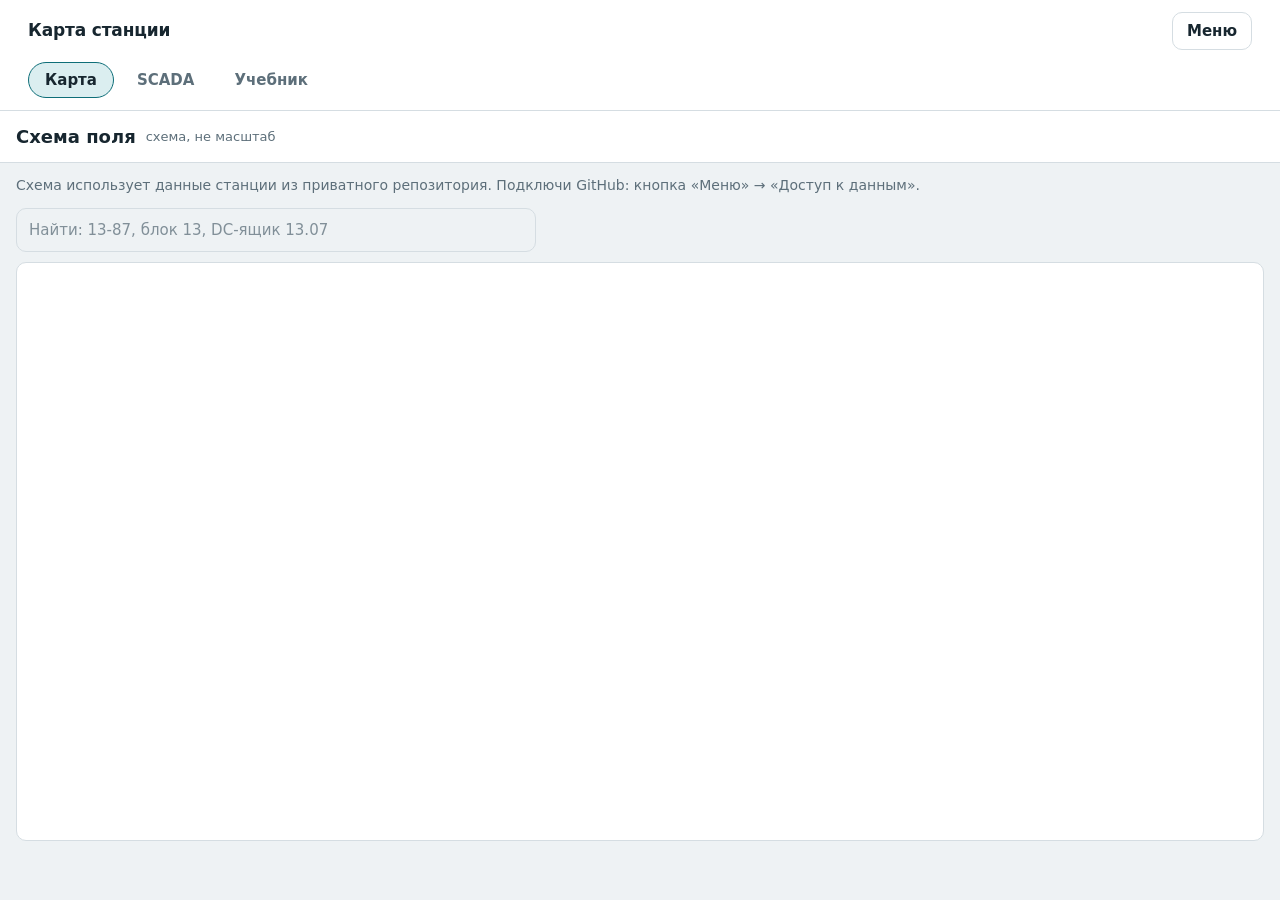
<file: index.html>
<!doctype html>
<html lang="ru">
<head>
<meta charset="utf-8">
<meta name="viewport" content="width=device-width,initial-scale=1">
<meta http-equiv="Content-Security-Policy" content="default-src 'none'; script-src 'sha256-DjOxIM5pTNrrbd/ML6MHXvHfmq+g3Ve/VZBCMv4doLc='; style-src 'unsafe-inline'; img-src data: blob:; connect-src https://api.github.com; base-uri 'none'; form-action 'none'">
<title>Журнал диспетчера</title>
<style>
:root{
  --paper:#eef2f4;--panel:#ffffff;--ink:#17262f;--muted:#5d6f7a;--line:#d5dde2;--soft:#e5ebee;
  --teal:#0e6e78;--teal-ink:#ffffff;--teal-soft:#dbeef0;
  --sun:#c97f06;--sun-soft:#fbefd9;--sun-ink:#6e4500;
  --ok:#2f8a57;--danger:#b8402f;--dc:#7a3fb0;--dc-ink:#ffffff;
  --tag-s:55%;--tag-l:91%;--tag-tl:27%;
  --r-s:6px;--r-m:10px;--r-l:16px;
  --shadow:0 10px 30px rgba(18,38,48,.14);
  color-scheme:light;
}
@media (prefers-color-scheme:dark){:root{
  --paper:#10181c;--panel:#172127;--ink:#e4ecef;--muted:#8fa1ab;--line:#26343b;--soft:#1e2a30;
  --teal:#36b0ba;--teal-ink:#05282c;--teal-soft:#15343a;
  --sun:#f2b13a;--sun-soft:#33270f;--sun-ink:#f8d48a;
  --ok:#5cc58a;--danger:#f07a66;--dc:#c39bea;--dc-ink:#1d0f2b;
  --tag-s:38%;--tag-l:22%;--tag-tl:80%;
  --shadow:0 10px 30px rgba(0,0,0,.45);
  color-scheme:dark;
}}
*{box-sizing:border-box;margin:0;padding:0}
html{-webkit-text-size-adjust:100%}
body{font-family:"Segoe UI Variable Text","Segoe UI",system-ui,-apple-system,Roboto,sans-serif;font-size:15px;line-height:1.5;background:var(--paper);color:var(--ink);min-height:100vh}
[hidden]{display:none!important}
button{font:inherit;color:inherit;cursor:pointer;background:none;border:0}
button:focus-visible,a:focus-visible,input:focus-visible{outline:2px solid var(--teal);outline-offset:2px}
a{color:inherit}
.muted{color:var(--muted)}

/* верхняя полоса */
.top{position:sticky;top:0;z-index:40;display:flex;align-items:center;gap:14px;padding:12px 28px;background:var(--panel);border-bottom:1px solid var(--line)}
.brand{font-weight:650;font-size:17px;margin-right:auto;letter-spacing:-.01em}
.file-state{display:inline-flex;align-items:center;gap:8px;font-size:13px;color:var(--muted);padding:6px 10px;border-radius:var(--r-m)}
.file-state:hover{background:var(--soft)}
.file-state i{width:8px;height:8px;border-radius:50%;background:var(--sun);flex:0 0 auto}
.file-state.ok i{background:var(--ok)}
.file-state.warn{color:var(--sun-ink)}
.no-journal main.layout,.no-journal .fab,.no-journal #composer,.no-journal #btnJournal,.no-journal #fileState,.no-journal [data-tab=workers],.no-journal [data-tab=lists],.no-journal #tab-workers,.no-journal #tab-lists,.no-journal #tab-data>section:not(#ghSection),.no-journal #mapClose,.no-journal #scadaClose,.no-journal .scada-journal{display:none!important}
.map-tools{display:flex;flex-wrap:wrap;gap:8px 10px;align-items:center;margin:12px 16px 0}
.map-find{position:relative;margin:0;flex:1 1 260px;max-width:520px}
.map-layer{min-height:36px;padding:0 14px}
.map-layer[aria-pressed=true]{background:var(--dc);border-color:var(--dc);color:var(--dc-ink)}
.map-find input{width:100%}
.map-find .who-list{position:absolute;left:0;right:0;top:calc(100% + 4px);z-index:6}
.top{flex-wrap:wrap}
.sections{order:9;flex:1 1 100%;display:flex;gap:6px;margin-top:-2px;overflow-x:auto}
.sec{border:1px solid transparent;border-radius:999px;min-height:36px;padding:0 16px;font-weight:600;font-size:15px;color:var(--muted);display:inline-flex;align-items:center;justify-content:center;text-decoration:none;white-space:nowrap;background:none;cursor:pointer}
.sec:hover{background:var(--soft);color:var(--ink)}
.sec.on{background:var(--teal-soft);color:var(--ink);border-color:var(--teal)}
body.in-sec .fab{display:none!important}
.scada-body{padding:16px;max-width:640px}
.scada-body h3{font-size:16px;margin:18px 0 6px}
.scada-body p,.scada-body li{color:var(--muted);font-size:14px;line-height:1.5}
.scada-body ul{padding-left:20px;margin:4px 0 0}
.menu-btn{border:1px solid var(--line);border-radius:var(--r-m);min-height:38px;padding:0 14px;font-weight:600}
.menu-btn:hover{background:var(--soft)}
a.menu-btn{display:inline-flex;align-items:center;text-decoration:none;color:inherit}

/* раскладка */
.layout{display:grid;grid-template-columns:380px minmax(0,1fr);gap:36px;max-width:1280px;margin:0 auto;padding:28px}

/* форма звонка */
.composer{position:sticky;top:86px;align-self:start;background:var(--panel);border:1px solid var(--line);border-radius:var(--r-l);padding:20px 20px 16px;max-height:calc(100vh - 112px);overflow:auto}
.composer-head{display:flex;align-items:center;gap:10px;margin-bottom:16px}
.composer-head h2{font-size:19px;font-weight:650;margin-right:auto;letter-spacing:-.01em}
.link{color:var(--teal);font-weight:600;font-size:14px;padding:4px 2px}
.ico{display:block;flex:0 0 auto}
.sheet-close{display:none;width:36px;height:36px;border-radius:50%;color:var(--muted)}
.field{margin-bottom:14px}
.field>label,.lbl{display:block;font-size:13px;font-weight:600;color:var(--muted);margin-bottom:6px}
input,textarea,select{font:inherit;font-size:15px;color:var(--ink);background:var(--paper);border:1px solid var(--line);border-radius:var(--r-m);padding:9px 12px;width:100%;min-height:44px}
textarea{resize:vertical;min-height:64px;line-height:1.45}
input::placeholder,textarea::placeholder{color:var(--muted);opacity:.75}
input:focus,textarea:focus,select:focus{outline:2px solid var(--teal);outline-offset:-1px;border-color:transparent}
input[type=checkbox]{width:20px;height:20px;min-height:0;padding:0;accent-color:var(--teal);flex:0 0 auto}
.row2{display:grid;grid-template-columns:1fr 1fr;gap:10px}
.pick{display:flex;flex-wrap:wrap;gap:6px;align-items:center}
.pick button{min-height:36px;padding:0 13px;border-radius:999px;border:1px solid var(--line);background:var(--panel);font-size:14px;font-weight:500}
.pick button:hover{border-color:var(--teal)}
.pick button[aria-pressed=true]{background:var(--teal);border-color:var(--teal);color:var(--teal-ink)}
.pick .add-own{border-style:dashed;color:var(--teal);font-weight:600}
.own{display:inline-flex;gap:6px;align-items:center}
.own input{min-height:36px;width:170px;padding:4px 12px;border-radius:999px;background:var(--panel)}
.pick .own-ok{background:var(--teal);border-color:var(--teal);color:var(--teal-ink);font-weight:600}
.checks{margin-bottom:10px}
.check{display:flex;align-items:center;gap:10px;font-size:14px;font-weight:500;min-height:40px;cursor:pointer}
.orig{margin:2px 0 6px 30px}
.primary{display:inline-flex;align-items:center;justify-content:center;background:var(--teal);color:var(--teal-ink);border-radius:var(--r-m);min-height:46px;padding:0 20px;font-weight:650;font-size:15px}
.primary:hover{filter:brightness(1.07)}
.composer .primary{width:100%}
.hint{font-size:12px;color:var(--muted);text-align:center;margin-top:8px}
.ghost{display:inline-flex;align-items:center;justify-content:center;border:1px solid var(--line);border-radius:var(--r-m);min-height:40px;padding:0 14px;font-weight:550;font-size:14px}
.ghost:hover{background:var(--soft)}

/* выбор работника */
.who{position:relative}
.who-chip{display:flex;align-items:center;gap:10px;background:var(--teal-soft);border-radius:var(--r-m);padding:6px 6px 6px 12px;min-height:44px}
.who-chip span{flex:1;min-width:0;overflow-wrap:anywhere}
.who-chip small{color:var(--muted);font-size:13px;margin-left:8px;font-variant-numeric:tabular-nums}
.who-chip button{width:32px;height:32px;border-radius:50%;color:var(--muted);display:inline-flex;align-items:center;justify-content:center;flex:0 0 auto}
.who-chip button:hover{background:var(--panel)}
.who-list{position:absolute;left:0;right:0;top:calc(100% + 4px);z-index:30;background:var(--panel);border:1px solid var(--line);border-radius:var(--r-m);box-shadow:var(--shadow);padding:4px;max-height:300px;overflow:auto}
.opt{display:flex;justify-content:space-between;align-items:baseline;gap:12px;padding:8px 10px;border-radius:var(--r-s);cursor:pointer}
.opt small{color:var(--muted);font-size:13px;white-space:nowrap;font-variant-numeric:tabular-nums}
.opt.active,.opt:hover{background:var(--teal-soft)}
.opt.add{color:var(--teal);font-weight:600}
.trk-card{margin-top:8px;border:1px solid var(--line);border-radius:var(--r-m);padding:10px 12px;background:var(--soft);font-size:14px}
.trk-card h4{margin:0 0 6px;font-size:15px;display:flex;flex-wrap:wrap;gap:4px 8px;align-items:baseline}
.trk-card h4 small{font-weight:500;color:var(--muted);font-size:13px}
.trk-card dl{margin:0;display:grid;grid-template-columns:auto 1fr;gap:3px 12px}
.trk-card dt{color:var(--muted)}
.trk-card dd{margin:0;overflow-wrap:anywhere}
.trk-card .trk-warn{margin:8px 0 0;font-size:13px;color:var(--sun-ink)}
.trk-card .trk-foot{margin:8px 0 0;font-size:12px;color:var(--muted)}
.trk-card .trk-note2{margin:8px 0 0;font-size:13px}
.trk-card .trk-acts{margin-top:8px}
.trk-note{font-size:12px;color:var(--muted);margin:6px 0 0}
.mapview{position:fixed;inset:var(--toph,0px) 0 0 0;z-index:35;background:var(--paper);display:flex;flex-direction:column;overflow:auto}
.map-head{display:flex;align-items:center;gap:10px;padding:12px 16px;background:var(--panel);border-bottom:1px solid var(--line);position:sticky;top:0;z-index:2}
.map-head h2{font-size:18px}
.map-sub{color:var(--muted);font-size:13px;flex:1}
.map-msg{margin:12px 16px 0;color:var(--muted);font-size:14px}
.map-scroll{position:relative;flex:0 0 auto;height:max(300px,calc(100dvh - var(--toph,0px) - 210px));margin:10px 16px 0;border:1px solid var(--line);border-radius:var(--r-m);background:var(--panel);overflow:hidden}
.map-scroll.dragging,.map-scroll.dragging *{cursor:grabbing!important}
#mapSvg,#mapBlk{display:block;width:100%;height:100%;font-family:inherit;touch-action:none;cursor:grab;user-select:none;-webkit-user-select:none}
.map-zoom{position:absolute;right:10px;bottom:10px;display:flex;flex-direction:column;gap:6px;align-items:flex-end}
.map-zoom button{min-width:40px;height:40px;border-radius:var(--r-m);border:1px solid var(--line);background:var(--panel);color:var(--ink);font-size:22px;font-weight:700;line-height:1;box-shadow:0 1px 4px rgba(0,0,0,.15);cursor:pointer}
.map-zoom button.fit{font-size:13px;font-weight:600;padding:0 10px}
.map-zoom button:disabled{opacity:.45;cursor:default}
@media (max-width:860px){.map-scroll{display:flex;flex-direction:column}#mapSvg,#mapBlk{flex:1 1 auto;min-height:0;height:auto}.map-zoom{position:static;flex-direction:row;justify-content:flex-end;padding:6px 8px;border-top:1px solid var(--line)}.map-zoom button{min-width:38px;height:36px;font-size:20px}}
#mapSvg .mb{cursor:pointer}
#mapSvg .mb .fl{fill:var(--teal-soft)}
#mapSvg .mb .ed{fill:none;stroke:var(--teal);stroke-width:.45}
#mapSvg .mb .ei{fill:none;stroke:var(--teal);stroke-width:.3;opacity:.3}
#mapSvg .mb.ph2 .ei{stroke:var(--sun)}
#mapSvg .mb.sel .ei{stroke:var(--teal-ink);opacity:.35}
#mapSvg .mb.ph2 .fl{fill:var(--sun-soft)}
#mapSvg .mb.ph2 .ed{stroke:var(--sun)}
#mapSvg .mb.uncertain .ed{stroke-dasharray:1.5 1}
#mapSvg .mb text{fill:var(--ink);text-anchor:middle;pointer-events:none;paint-order:stroke;stroke:var(--paper);stroke-width:1px;stroke-linejoin:round}
/* подписи блоков: не больше 16 и 11 пикселей на экране, а на мелкой схеме меньше, вместе с блоком */
#mapSvg .mb .num{font-size:min(7px,calc(var(--u,1) * 16px));font-weight:700}
#mapSvg .mb .fr{font-size:min(4.2px,calc(var(--u,1) * 11px));fill:var(--muted)}
#mapSvg .mb:hover .ed{stroke-width:1}
#mapSvg .mb:focus{outline:none}
#mapSvg .mb:focus-visible .ed{stroke-width:1.2;stroke:var(--ink)}
#mapSvg .mb.sel .fl{fill:var(--teal)}
#mapSvg .mb.sel .ed{stroke:var(--ink);stroke-width:1}
#mapSvg .mb.sel text{fill:var(--teal-ink);stroke:var(--teal)}
#mapSvg .rd rect{fill:#e6d77a;opacity:.45}
#mapSvg .bx{fill:var(--sun-ink);pointer-events:none}
#mapSvg .pin circle{fill:none;stroke:var(--danger);stroke-width:1.3;pointer-events:none}
#mapSvg .en text{font-size:5px;fill:var(--ink)}
#mapSvg .en path{fill:var(--danger)}
.map-legend{display:flex;flex-wrap:wrap;gap:6px 16px;padding:0 16px;font-size:13px;color:var(--muted)}
.map-legend i{display:inline-block;width:14px;height:10px;border:1px solid;border-radius:2px;margin-right:5px;vertical-align:-1px}
.map-legend .l1{background:var(--teal-soft);border-color:var(--teal)}
.map-legend .l2{background:var(--sun-soft);border-color:var(--sun)}
.map-pan{display:none}
@media (max-width:860px){.map-pan{display:inline}}
.map-head .ghost{min-height:34px;padding:0 12px;font-size:14px}
#mapBlk .tc{cursor:pointer}
#mapBlk .tc rect{fill:var(--soft);stroke:var(--line);stroke-width:.6}
#mapBlk .tc text{fill:var(--ink);text-anchor:middle;font-size:7.6px;pointer-events:none}
#mapBlk .tc.nb rect{fill:var(--teal-soft);stroke:var(--teal)}
#mapBlk .tc:hover rect{stroke:var(--teal);stroke-width:1.2}
#mapBlk .tc:focus{outline:none}
#mapBlk .tc:focus-visible rect{stroke:var(--ink);stroke-width:1.6}
#mapBlk .tc.sel rect{fill:var(--teal);stroke:var(--ink);stroke-width:1.8}
#mapBlk .tc.sel text{fill:var(--teal-ink);font-weight:700}
#mapBlk .tb rect{fill:none;stroke:var(--sun);stroke-width:1;stroke-dasharray:2.5 1.5}
#mapBlk .tb text{fill:var(--sun-ink);text-anchor:middle;font-size:6.4px}
#mapBlk .lbl{fill:var(--muted);font-size:6.4px;text-anchor:middle}
#mapBlk .tc.dco rect{fill:var(--sun-soft);stroke:var(--sun);stroke-width:1}
#mapBlk .dcm{cursor:pointer}
#mapBlk .dcm rect{fill:var(--panel);stroke:var(--dc);stroke-width:.7}
#mapBlk .dcm text{fill:var(--dc);font-size:5.4px;font-weight:700;text-anchor:middle;pointer-events:none}
#mapBlk .dcm.approx rect{stroke-dasharray:1.6 1}
#mapBlk .dcm.sel rect{fill:var(--dc)}
#mapBlk .dcm.sel text{fill:var(--dc-ink)}
#mapSvg .dl{pointer-events:none}
#mapSvg .dp{cursor:pointer}
#mapSvg .dh{fill:none;stroke:transparent;stroke-linecap:round;stroke-width:min(4px,calc(var(--u,1) * 30px));pointer-events:none}
#mapSvg.zdc .dh{pointer-events:stroke}
#mapSvg .dpt{fill:none;stroke:var(--dc);stroke-linecap:round;stroke-width:min(2.5px,calc(var(--u,1) * 8px));pointer-events:none}
#mapSvg .dp.approx .dpt{opacity:.5}
#mapSvg .dp.sel .dpt{stroke:var(--danger);stroke-width:min(3.6px,calc(var(--u,1) * 13px))}
#mapSvg .dt{display:none;fill:var(--dc);font-size:min(2.4px,calc(var(--u,1) * 11px));font-weight:700;text-anchor:start;pointer-events:none;paint-order:stroke;stroke:var(--paper);stroke-width:min(.5px,calc(var(--u,1) * 2px));stroke-linejoin:round;transform:translate(min(1.6px,calc(var(--u,1) * 7px)),min(.9px,calc(var(--u,1) * 4px)))}
#mapSvg.zdc .dt{display:block}
#mapSvg .dp.sel .dt{fill:var(--danger)}
#mapSvg .hz{pointer-events:none;opacity:.7}
#mapSvg #mapHatch line{stroke:var(--muted);stroke-width:.35}
#mapSvg .mb .nd{font-size:min(3.6px,calc(var(--u,1) * 10px));fill:var(--muted)}
.map-legend .l8d{width:9px;height:9px;border-radius:50%;background:var(--dc);border-color:var(--dc)}
.map-legend .l10{background:repeating-linear-gradient(45deg,transparent 0 3px,var(--muted) 3px 4px);border-color:var(--muted)}
.map-legend .l8{width:12px;height:8px;border-color:var(--dc);background:var(--panel)}
.map-legend .l9{background:var(--sun-soft);border-color:var(--sun)}
.map-legend .l4{background:var(--teal);border-color:var(--ink)}
.map-legend .l5{border-style:dashed;border-color:var(--sun)}
.map-legend .l6{background:#e6d77a;border-color:#c9b94f}
.map-legend .l7{width:8px;height:8px;background:var(--sun-ink);border-color:var(--sun-ink)}
.map-legend .l3{border-style:dashed;border-color:var(--muted)}
#mapCard{margin:12px 16px calc(16px + env(safe-area-inset-bottom,0px));max-width:560px}
.opt.muted{color:var(--muted);cursor:default}
.opt.muted:hover{background:none}
.new-worker{background:var(--soft);border-radius:var(--r-m);padding:12px}
.new-worker .nw-head{display:flex;justify-content:space-between;align-items:center;margin-bottom:8px;font-size:14px;font-weight:600}
.new-worker input{background:var(--panel);margin-bottom:8px}
.new-worker input:last-child{margin-bottom:0}

/* день */
.day-nav{display:grid;grid-template-columns:auto 1fr auto auto;align-items:center;gap:12px}
.nav-arrow{width:44px;height:44px;border-radius:50%;border:1px solid var(--line);color:var(--muted);display:inline-flex;align-items:center;justify-content:center}
.nav-arrow:hover:not(:disabled){background:var(--panel);color:var(--ink)}
.nav-arrow:disabled{opacity:.35;cursor:default}
.day-title h1{font-size:30px;line-height:1.15;font-weight:650;letter-spacing:-.02em}
.day-title p{color:var(--muted);font-size:14px;margin-top:2px}
.day-tools{display:flex;gap:8px;align-items:center}
.day-tools input{width:auto;min-height:40px;padding:6px 10px;background:var(--panel)}

/* загрузчик: блокирует экран на время запроса к GitHub */
.loader{position:fixed;inset:0;z-index:120;display:grid;place-items:center;background:rgba(8,18,24,.55);padding:16px;cursor:progress}
.loader-box{background:var(--panel);border:1px solid var(--line);border-radius:var(--r-l);box-shadow:var(--shadow);padding:22px 24px;width:min(380px,100%);text-align:center;animation:loaderIn .2s .25s both;cursor:default}
@keyframes loaderIn{from{opacity:0;transform:translateY(6px)}to{opacity:1;transform:none}}
.spin{width:34px;height:34px;margin:0 auto 12px;border:3px solid var(--line);border-top-color:var(--teal);border-radius:50%;animation:spin .8s linear infinite}
@keyframes spin{to{transform:rotate(360deg)}}
.loader-box p{font-size:15px;font-weight:600}
.loader-box .loader-err{margin-top:6px;color:var(--danger);font-weight:500;font-size:14px;overflow-wrap:anywhere}
.loader-box.shown{animation:none}
.loader .btn-row{justify-content:center;margin-top:14px}
.pass-box .note{font-size:13px;font-weight:400;color:var(--muted);margin:6px 0 12px;line-height:1.5}
.pass-box input{margin-top:8px;text-align:left}
.file-state.err{color:var(--danger)}
.file-state.err i{background:var(--danger)}
.file-state.busy i{animation:pulse 1s ease-in-out infinite}
@keyframes pulse{50%{opacity:.25}}

/* угол по солнцу */
.solar{margin-top:8px;background:var(--sun-soft);border-left:4px solid var(--sun);border-radius:var(--r-m);padding:10px 12px;font-size:14px;color:var(--sun-ink)}
.solar-top{display:flex;align-items:center;gap:6px 12px;flex-wrap:wrap}
.solar-val{font-size:24px;font-weight:650;line-height:1.2;font-variant-numeric:tabular-nums}
.solar-dir{font-weight:600;font-size:13px}
.solar-sub{font-size:12.5px;margin-top:5px;line-height:1.45}
.solar-btns{display:flex;flex-wrap:wrap;gap:6px;margin-top:8px}
.solar button[data-sa],.solar button[data-now]{min-height:34px;padding:0 12px;border-radius:var(--r-m);background:var(--panel);color:var(--ink);border:1px solid color-mix(in srgb,var(--sun) 50%,transparent);font-weight:600;font-size:13px}
.solar button[data-sa]:hover,.solar button[data-now]:hover{border-color:var(--sun)}
.solar .link{font-size:12.5px;padding:0;color:var(--teal)}
.solar-top button[data-sa]{background:var(--sun);color:#fff;border-color:var(--sun)}
@media (prefers-color-scheme:dark){.solar-top button[data-sa]{color:#2a1c00}}

/* сверка угла */
.cal{margin-top:12px;font-size:13.5px}
.cal table{width:100%;border-collapse:collapse;font-variant-numeric:tabular-nums}
.cal th,.cal td{padding:6px 6px;border-bottom:1px solid var(--line);text-align:right;vertical-align:top}
.cal th:first-child,.cal td:first-child{text-align:left}
.cal th{font-size:12px;font-weight:600;color:var(--muted)}
.cal .bad{color:var(--danger);font-weight:650}
.cal .ok{color:var(--ok);font-weight:650}
.cal .sum{margin:10px 0 0;line-height:1.5}
.cal .x{min-height:28px;padding:0 6px;color:var(--muted)}

/* лента суток */
.tape{margin:22px 0 6px}
.tape-track{position:relative;height:46px;background-color:var(--panel);border:1px solid var(--line);border-radius:var(--r-m);overflow:hidden;
  background-image:linear-gradient(to right,var(--soft) 1px,transparent 1px);background-size:calc(100% / 24) 100%}
.mk{position:absolute;top:9px;bottom:9px;width:5px;margin-left:-2px;border-radius:3px;background:var(--teal);transition:top .12s,bottom .12s}
.mk.open{background:var(--sun)}
.mk.late{background:var(--danger)}
.mk:hover,.mk:focus-visible{top:4px;bottom:4px}
.now{position:absolute;top:0;bottom:0;width:2px;margin-left:-1px;background:var(--danger);opacity:.55;pointer-events:none}
.tape-hours{position:relative;height:20px;font-size:12px;color:var(--muted);font-variant-numeric:tabular-nums}
.tape-hours span{position:absolute;top:2px;transform:translateX(-50%)}
.tape-hours span:first-child{transform:none}

/* ожидают возврата */
.waiting{margin-top:18px;background:var(--sun-soft);border-left:4px solid var(--sun);border-radius:var(--r-m);padding:12px 16px}
.waiting h3{font-size:15px;font-weight:650;color:var(--sun-ink);margin-bottom:4px}
.w-item{display:flex;align-items:center;flex-wrap:wrap;gap:4px 14px;padding:7px 0;border-top:1px solid color-mix(in srgb,var(--sun) 25%,transparent)}
.w-item:first-of-type{border-top:0}
.w-item .what{flex:1 1 280px;min-width:0;overflow-wrap:anywhere;text-align:left;font-size:14px}
.w-item .what:hover b{text-decoration:underline}
.w-item .need{display:block;font-size:13px;font-weight:600;color:var(--sun-ink);margin-top:2px}
.w-item .ago{font-size:13px;color:var(--sun-ink);font-variant-numeric:tabular-nums}
.btn-return{min-height:34px;padding:0 12px;border-radius:var(--r-m);background:var(--panel);color:var(--ok);font-weight:650;font-size:13px;border:1px solid color-mix(in srgb,var(--ok) 40%,transparent)}
.btn-return:hover{background:color-mix(in srgb,var(--ok) 12%,var(--panel))}

/* звонки */
.calls{list-style:none;margin-top:18px;position:relative}
.calls::before{content:'';position:absolute;left:75px;top:10px;bottom:10px;width:2px;background:var(--line)}
.call{position:relative;display:grid;grid-template-columns:56px 20px minmax(0,1fr);column-gap:10px;padding:12px 14px 12px 0;border-radius:var(--r-m)}
.call:hover{background:var(--panel)}
.call.flash{animation:flash 1.8s ease-out}
@keyframes flash{0%,35%{background:var(--teal-soft)}100%{background:transparent}}
.c-time{font-size:17px;font-weight:600;font-variant-numeric:tabular-nums;text-align:right;line-height:1.35}
.c-dot{width:14px;height:14px;border-radius:50%;background:var(--paper);border:3px solid var(--teal);margin:4px auto 0;position:relative;z-index:1}
.call.is-open .c-dot{border-color:var(--sun);background:var(--sun)}
.call.late .c-dot{border-color:var(--danger);background:var(--danger)}
.c-meta{font-size:12.5px;color:var(--muted);margin-top:4px}
.c-hist{margin-top:4px;font-size:12.5px;color:var(--muted)}
.c-hist summary{cursor:pointer;width:fit-content}
.c-hist ul{list-style:none;margin:4px 0 0;padding:6px 10px;border-left:2px solid var(--line);display:grid;gap:3px;overflow-wrap:anywhere}
.c-state.late{color:var(--danger)}
.waiting.has-late{border-left-color:var(--danger)}
.w-item.late .ago{color:var(--danger);font-weight:650}
.c-body{min-width:0}
.c-who{display:flex;flex-wrap:wrap;align-items:baseline;gap:2px 10px;line-height:1.35}
.c-who b{font-size:16px}
.c-who a{color:var(--muted);text-decoration:none;font-variant-numeric:tabular-nums;font-size:14px}
.c-who a:hover{text-decoration:underline}
.c-what{margin-top:3px;overflow-wrap:anywhere}
.tag{display:inline-block;font-size:12px;font-weight:650;padding:1px 8px;border-radius:var(--r-s);margin-right:4px;vertical-align:1px;background:hsl(var(--h) var(--tag-s) var(--tag-l));color:hsl(var(--h) 60% var(--tag-tl));white-space:nowrap}
.c-state{display:block;margin-top:4px;font-size:13px;font-weight:600}
.c-state.open{color:var(--sun-ink)}
.c-state.done{color:var(--ok)}
.c-state.link{color:var(--muted);font-weight:500}
.c-notes{margin-top:4px;color:var(--muted);font-size:14px;white-space:pre-wrap;overflow-wrap:anywhere}
.c-acts{display:flex;flex-wrap:wrap;gap:4px 18px;margin-top:6px}
.c-acts button{font-size:13px;font-weight:600;color:var(--teal);min-height:30px}
.c-acts button:hover{text-decoration:underline}
.c-acts .ret{color:var(--ok)}
@media (hover:hover) and (min-width:861px){.c-acts{position:absolute;top:10px;right:12px;margin:0;padding:2px 4px 2px 12px;background:var(--panel);border-radius:var(--r-s);opacity:0;transition:opacity .12s}.call:hover .c-acts,.call:focus-within .c-acts{opacity:1}}
.empty{margin-top:28px;padding:34px 24px;border:1px dashed var(--line);border-radius:var(--r-l);text-align:center;color:var(--muted)}
.empty .ghost{margin-top:14px;color:var(--ink)}

/* мобильная кнопка и подложка */
.fab{display:none;position:fixed;left:16px;right:16px;bottom:calc(14px + env(safe-area-inset-bottom,0px));z-index:45;box-shadow:var(--shadow)}
.scrim{position:fixed;inset:0;background:rgba(8,18,24,.5);z-index:55}

/* меню */
.drawer{position:fixed;top:0;right:0;bottom:0;width:min(460px,100%);z-index:60;background:var(--panel);border-left:1px solid var(--line);box-shadow:var(--shadow);display:flex;flex-direction:column;animation:slideIn .22s ease-out}
@keyframes slideIn{from{transform:translateX(40px);opacity:0}to{transform:none;opacity:1}}
.drawer-head{display:flex;align-items:center;gap:10px;padding:14px 16px;border-bottom:1px solid var(--line)}
.tabs{display:flex;gap:4px;background:var(--soft);padding:4px;border-radius:var(--r-m);flex:1}
.tabs button{flex:1;min-height:36px;border-radius:var(--r-s);font-size:14px;font-weight:600;color:var(--muted)}
.tabs button[aria-selected=true]{background:var(--panel);color:var(--ink);box-shadow:0 1px 3px rgba(0,0,0,.12)}
.x-btn{width:38px;height:38px;border-radius:50%;color:var(--muted);display:inline-flex;align-items:center;justify-content:center;flex:0 0 auto}
.x-btn:hover{background:var(--soft)}
.tab{padding:18px 20px 40px;overflow:auto;flex:1}
.tab h3{font-size:16px;font-weight:650;margin-bottom:6px}
.tab p.note{font-size:13px;color:var(--muted);margin-bottom:12px;line-height:1.5}
.tab section{padding-bottom:20px;margin-bottom:20px;border-bottom:1px solid var(--line)}
.tab section:last-child{border-bottom:0}
.btn-row{display:flex;flex-wrap:wrap;gap:8px}
.w-form input{margin-bottom:8px}
.w-form .btn-row{justify-content:flex-end;margin-top:4px}
.w-row{padding:12px 0;border-top:1px solid var(--line)}
.w-row:first-child{border-top:0}
.w-row .w-name{font-weight:650;font-size:15px}
.w-row a{color:var(--muted);text-decoration:none;font-variant-numeric:tabular-nums}
.w-row .w-meta{font-size:13px;color:var(--muted)}
.w-acts{display:flex;gap:16px;margin-top:4px}
.w-acts button{font-size:13px;font-weight:600;color:var(--teal);min-height:30px}
.w-acts .del{color:var(--danger)}
.w-calls{list-style:none;margin-top:6px;border-left:2px solid var(--line);padding-left:10px}
.w-calls button{display:block;text-align:left;font-size:13px;padding:4px 0;color:var(--ink)}
.w-calls button:hover{color:var(--teal)}
.w-calls time{font-variant-numeric:tabular-nums;color:var(--muted);margin-right:6px}
.inline{display:flex;gap:8px;align-items:center}
.inline select{width:auto;flex:1}
.backup-state{font-size:14px;font-weight:600;margin-bottom:10px}
.backup-state.old{color:var(--sun-ink)}

/* уведомление */
.toast{position:fixed;left:50%;bottom:calc(24px + env(safe-area-inset-bottom,0px));transform:translate(-50%,120px);display:flex;align-items:center;gap:16px;background:var(--ink);color:var(--paper);padding:11px 16px 11px 18px;border-radius:var(--r-m);font-size:14px;font-weight:500;box-shadow:var(--shadow);z-index:90;transition:transform .25s;max-width:calc(100% - 32px)}
.toast.show{transform:translate(-50%,0)}
.toast.error{background:var(--danger);color:#fff}
.toast button{color:var(--teal-soft);font-weight:700;font-size:14px}
@media (prefers-reduced-motion:reduce){*{animation:none!important;transition:none!important}}

/* телефон */
@media (max-width:860px){
  .top{padding:10px 12px;gap:6px}
  .brand{font-size:16px;min-width:0;line-height:1.2}
  .menu-btn{padding:0 10px}
  .sections{gap:4px}
  .sec{flex:1 1 0;padding:0 6px;font-size:14px}
  .file-state{padding:6px}
  .layout{grid-template-columns:1fr;padding:16px 16px 96px;gap:0}
  .composer{position:fixed;left:0;right:0;bottom:0;top:auto;z-index:60;max-height:92vh;max-height:92dvh;border-radius:18px 18px 0 0;border-bottom:0;transform:translateY(105%);transition:transform .25s ease-out;padding-bottom:calc(16px + env(safe-area-inset-bottom,0px))}
  .composer.open{transform:none}
  .sheet-close{display:inline-flex;align-items:center;justify-content:center}
  .fab{display:flex}
  .day-nav{grid-template-columns:auto 1fr auto}
  .day-tools{grid-column:1/-1;justify-content:flex-start}
  .day-title h1{font-size:23px}
  .file-state span{display:none}
  .call{grid-template-columns:48px 18px minmax(0,1fr);column-gap:8px}
  .calls::before{left:64px}
  .tape-hours .minor{display:none}
  .toast{bottom:calc(84px + env(safe-area-inset-bottom,0px));transform:translate(-50%,240px)}
}
@media (hover:none){.hint{display:none}}
@media (max-width:420px){.row2{grid-template-columns:1fr}}
</style>
</head>
<body>

<header class="top">
  <div class="brand">Журнал диспетчера</div>
  <button type="button" class="file-state" id="fileState"><i></i><span id="fileStateText"></span></button>
  <button type="button" class="menu-btn" id="btnMenu">Меню</button>
  <nav class="sections" id="sections" aria-label="Разделы сайта">
    <button type="button" class="sec on" id="btnJournal" aria-current="page">Журнал</button>
    <button type="button" class="sec" id="btnMap">Карта</button>
    <button type="button" class="sec" id="btnScada">SCADA</button>
    <a class="sec" id="linkBook" href="uchebnik/">Учебник</a>
  </nav>
</header>

<main class="layout">
  <aside class="composer" id="composer" aria-label="Новый звонок">
    <div class="composer-head">
      <h2 id="cTitle">Новый звонок</h2>
      <button type="button" class="link" id="btnCancelEdit" hidden>Отмена</button>
      <button type="button" class="sheet-close" id="btnSheetClose" aria-label="Закрыть"><svg class="ico" viewBox="0 0 24 24" width="18" height="18" fill="none" stroke="currentColor" stroke-width="2.4" stroke-linecap="round" aria-hidden="true"><path d="M6 6l12 12M18 6L6 18"/></svg></button>
    </div>
    <form id="form" autocomplete="off">
      <div class="field">
        <label for="fWho">Кто звонил</label>
        <div class="who">
          <div class="who-chip" id="whoChip" hidden><span id="whoChipText"></span><button type="button" id="whoClear" aria-label="Выбрать другого"><svg class="ico" viewBox="0 0 24 24" width="18" height="18" fill="none" stroke="currentColor" stroke-width="2.4" stroke-linecap="round" aria-hidden="true"><path d="M6 6l12 12M18 6L6 18"/></svg></button></div>
          <input id="fWho" placeholder="Имя или номер телефона" role="combobox" aria-expanded="false" aria-controls="whoList" aria-autocomplete="list">
          <div class="who-list" id="whoList" role="listbox" hidden></div>
        </div>
        <div class="new-worker" id="newWorker" hidden>
          <div class="nw-head"><span>Новый работник в базе</span><button type="button" class="link" id="nwCancel">Отмена</button></div>
          <input id="nwName" placeholder="Имя и фамилия">
          <input id="nwPhone" placeholder="+998 90 123 45 67" inputmode="tel" autocomplete="off">
        </div>
      </div>
      <div class="field"><span class="lbl">Устройство</span><div class="pick" id="pType"></div></div>
      <div class="field trk">
        <label for="fTrk">Найти TCU</label>
        <div class="who">
          <input id="fTrk" placeholder="13-87 или блок 13 TCU 87" role="combobox" aria-expanded="false" aria-controls="trkList" aria-autocomplete="list" autocomplete="off" inputmode="text" disabled>
          <div class="who-list" id="trkList" role="listbox" hidden></div>
        </div>
        <div class="trk-card" id="trkCard" aria-live="polite" hidden></div>
        <p class="trk-note" id="trkNote"></p>
      </div>
      <div class="row2">
        <div class="field"><label for="fDev">Номер</label><input id="fDev" list="dlDev" placeholder="TCU-045"></div>
        <div class="field"><label for="fLoc">Место</label><input id="fLoc" list="dlLoc" placeholder="Блок 3, ряд 14"></div>
      </div>
      <div class="field"><span class="lbl">Что просили</span><div class="pick" id="pAction"></div></div>
      <div class="field" id="angleGroup" hidden><label for="fAngle">Угол наклона, °</label><input id="fAngle" inputmode="decimal" placeholder="30"><div class="solar" id="solar" aria-live="polite"></div></div>
      <div class="field"><label for="fTs">Время звонка</label><input id="fTs" type="datetime-local"></div>
      <div class="checks">
        <label class="check"><input type="checkbox" id="fRestore"> Потом вернуть в исходное состояние</label>
        <div class="orig" id="origGroup" hidden><input id="fOrig" list="dlOrig" placeholder="Каким было: авто, угол 0°…" aria-label="Исходное состояние"></div>
      </div>
      <div class="field"><label for="fNotes">Примечание</label><textarea id="fNotes" rows="2" placeholder="Причина, детали"></textarea></div>
      <div class="field"><label for="fBy">Диспетчер, кто записывает</label><input id="fBy" list="dlBy" placeholder="Ваше имя" autocomplete="off" maxlength="60"></div>
      <button type="submit" class="primary" id="btnSave">Записать</button>
      <p class="hint">Ctrl+Enter, чтобы записать</p>
    </form>
  </aside>

  <section aria-label="Звонки за день">
    <div class="day-nav">
      <button type="button" class="nav-arrow" id="prevDay" aria-label="Предыдущий день"><svg class="ico" viewBox="0 0 24 24" width="20" height="20" fill="none" stroke="currentColor" stroke-width="2.4" stroke-linecap="round" stroke-linejoin="round" aria-hidden="true"><path d="M15 5l-7 7 7 7"/></svg></button>
      <div class="day-title"><h1 id="dayTitle"></h1><p id="daySub"></p></div>
      <button type="button" class="nav-arrow" id="nextDay" aria-label="Следующий день"><svg class="ico" viewBox="0 0 24 24" width="20" height="20" fill="none" stroke="currentColor" stroke-width="2.4" stroke-linecap="round" stroke-linejoin="round" aria-hidden="true"><path d="M9 5l7 7-7 7"/></svg></button>
      <div class="day-tools">
        <button type="button" class="ghost" id="btnToday">Сегодня</button>
        <input type="date" id="dayPick" aria-label="Выбрать дату">
      </div>
    </div>
    <div class="tape">
      <div class="tape-track" id="tapeTrack" aria-label="Звонки на шкале суток"></div>
      <div class="tape-hours" id="tapeHours"></div>
    </div>
    <div class="waiting" id="waiting" hidden><h3 id="waitTitle"></h3><div id="waitList"></div></div>
    <ol class="calls" id="calls"></ol>
    <div class="empty" id="empty" hidden></div>
  </section>
</main>

<button type="button" class="primary fab" id="fab">Записать звонок</button>
<div class="mapview" id="scadaView" role="dialog" aria-modal="true" aria-labelledby="scadaTitle" hidden>
  <div class="map-head">
    <h2 id="scadaTitle">SCADA</h2>
    <span class="map-sub">всё, что связано со SCADA станции</span>
    <button type="button" class="x-btn" id="scadaClose" aria-label="Закрыть раздел SCADA"><svg class="ico" viewBox="0 0 24 24" width="18" height="18" fill="none" stroke="currentColor" stroke-width="2.4" stroke-linecap="round" aria-hidden="true"><path d="M6 6l12 12M18 6L6 18"/></svg></button>
  </div>
  <div class="scada-body">
    <div class="scada-journal">
    <h3>Уже есть</h3>
    <p>Расчёт угла по солнцу в форме звонка и сверка расчёта с тем, что показывала SCADA.</p>
    <div class="btn-row"><button type="button" class="primary" id="btnScadaCal">Открыть сверку угла</button></div>
    </div>
    <h3>В планах</h3>
    <ul><li>Массовая смена угла и режима TCU (отложено, сначала обсудим).</li><li>Живые статусы TCU на карте поля.</li></ul>
    <p>Прямое управление SCADA из этого сайта пока не работает: SCADA в закрытой сети станции.</p>
  </div>
</div>

<div class="mapview" id="mapView" role="dialog" aria-modal="true" aria-labelledby="mapTitle" hidden>
  <div class="map-head">
    <button type="button" class="ghost" id="mapBack" hidden>← Вся схема</button>
    <h2 id="mapTitle">Схема поля</h2>
    <span class="map-sub">схема, не масштаб</span>
    <button type="button" class="x-btn" id="mapClose" aria-label="Закрыть схему"><svg class="ico" viewBox="0 0 24 24" width="18" height="18" fill="none" stroke="currentColor" stroke-width="2.4" stroke-linecap="round" aria-hidden="true"><path d="M6 6l12 12M18 6L6 18"/></svg></button>
  </div>
  <p class="map-msg" id="mapMsg"></p>
  <div class="map-tools"><div class="map-find"><input id="mapFind" type="search" placeholder="Найти: 13-87, блок 13, DC-ящик 13.07" autocomplete="off" autocapitalize="off" spellcheck="false" aria-label="Найти TCU или блок" disabled><div class="who-list" id="mapFindList" role="listbox" hidden></div></div><button type="button" class="ghost map-layer" id="mapDcBtn" aria-pressed="false" hidden>DC-ящики</button></div>
  <div class="map-scroll" id="mapScroll"><svg id="mapSvg" role="group" aria-label="Схема блоков поля" preserveAspectRatio="xMidYMid meet" hidden></svg><svg id="mapBlk" role="group" aria-label="TCU блока" preserveAspectRatio="xMidYMid meet" hidden></svg>
    <div class="map-zoom" id="mapZoom" role="group" aria-label="Масштаб схемы" hidden><button type="button" id="mapZoomIn" aria-label="Приблизить" title="Приблизить (+)">+</button><button type="button" id="mapZoomOut" aria-label="Отдалить" title="Отдалить (−)">−</button><button type="button" class="fit" id="mapFit" title="Показать целиком (0)">Всё поле</button></div></div>
  <div class="map-legend" id="mapLegend" hidden><span><i class="l1"></i>1-я очередь</span><span><i class="l2"></i>2-я очередь</span><span id="mapUnsure"><i class="l3"></i>положение блока не подтверждено</span><span><i class="l6"></i>дороги</span><span><i class="l7"></i>ящик связи</span><span id="mapDcLeg" hidden><i class="l8d"></i>DC-ящик (бледный — место примерное)</span><span id="mapDcLeg2" hidden><i class="l10"></i>для блока нет данных DC</span><span class="map-pan">Схему можно приближать двумя пальцами</span></div>
  <div class="map-legend" id="mapLegend2" hidden><span><i class="l4"></i>выбранный TCU</span><span><i class="l1"></i>соседние</span><span><i class="l5"></i>ящик связи блока</span><span><i class="l8"></i>DC-ящик (номер)</span><span><i class="l9"></i>TCU, на рядах которых стринги выбранного DC-ящика</span><span>клетка — один TCU: привод, который поворачивает 2 ряда панелей (в поиске можно писать и «трекер»)</span><span>ряд 1 сверху, как в таблице станции; пустое место — нет TCU</span><span class="map-pan">Сетку можно приближать двумя пальцами</span></div>
  <div class="trk-card" id="mapCard" aria-live="polite" hidden></div>
</div>

<div class="scrim" id="scrim" hidden></div>

<aside class="drawer" id="drawer" aria-label="Меню" hidden>
  <div class="drawer-head">
    <div class="tabs" role="tablist">
      <button type="button" role="tab" data-tab="workers">Работники</button>
      <button type="button" role="tab" data-tab="data">Данные</button>
      <button type="button" role="tab" data-tab="lists">Настройки</button>
    </div>
    <button type="button" class="x-btn" id="drawerClose" aria-label="Закрыть меню"><svg class="ico" viewBox="0 0 24 24" width="18" height="18" fill="none" stroke="currentColor" stroke-width="2.4" stroke-linecap="round" aria-hidden="true"><path d="M6 6l12 12M18 6L6 18"/></svg></button>
  </div>

  <div class="tab" id="tab-workers" role="tabpanel">
    <section>
      <form class="w-form" id="wForm" autocomplete="off">
        <h3 id="wFormTitle">Добавить работника</h3>
        <input id="wName" placeholder="Имя и фамилия">
        <input id="wPhone" placeholder="+998 90 123 45 67" inputmode="tel" autocomplete="off">
        <input id="wNote" placeholder="Примечание: бригада, подрядчик">
        <div class="btn-row">
          <button type="button" class="ghost" id="wCancel" hidden>Отмена</button>
          <button type="submit" class="primary">Сохранить</button>
        </div>
      </form>
    </section>
    <section>
      <input id="wFilter" placeholder="Найти по имени или номеру" style="margin-bottom:6px">
      <div id="wList"></div>
    </section>
  </div>

  <div class="tab" id="tab-data" role="tabpanel" hidden>
    <section id="ghSection">
      <h3>GitHub</h3>
      <div id="ghForm">
        <p class="note">Журнал сохраняется в файл приватного репозитория GitHub и подтягивает записи других диспетчеров. Токен: GitHub → Settings → Developer settings → Fine-grained tokens, доступ только к этому репозиторию, право Contents: Read and write. Токен хранится в этом браузере только зашифрованным паролем, при открытии страницы пароль спрашивается один раз. В файл журнала и в резервную копию токен не попадает. Пароль не восстанавливается: если забыл, подключи GitHub заново.</p>
        <div class="field"><label for="ghRepo">Приватный репозиторий</label><input id="ghRepo" placeholder="владелец/репозиторий" autocomplete="off" autocapitalize="off" spellcheck="false"></div>
        <div class="row2">
          <div class="field"><label for="ghPath">Файл</label><input id="ghPath" value="scada-log.json" autocomplete="off" autocapitalize="off" spellcheck="false"></div>
          <div class="field"><label for="ghBranch">Ветка</label><input id="ghBranch" placeholder="по умолчанию" autocomplete="off" autocapitalize="off" spellcheck="false"></div>
        </div>
        <div class="field"><label for="ghToken">Токен доступа</label><input id="ghToken" type="password" autocomplete="off" placeholder="github_pat_…" spellcheck="false"></div>
        <div class="row2">
          <div class="field"><label for="ghPass">Пароль для токена</label><input id="ghPass" type="password" autocomplete="off" placeholder="не короче 8 символов" spellcheck="false"></div>
          <div class="field"><label for="ghPass2">Пароль ещё раз</label><input id="ghPass2" type="password" autocomplete="off" spellcheck="false"></div>
        </div>
        <div class="btn-row"><button type="button" class="primary" id="btnGhConnect">Подключить</button></div>
      </div>
      <div id="ghOn" hidden>
        <p class="backup-state" id="ghInfo"></p>
        <p class="note">Каждое изменение отправляется в GitHub через пару секунд, новые записи других диспетчеров подтягиваются раз в минуту. Без связи журнал работает в браузере и отправит накопленное, когда связь появится.</p>
        <p class="note">«Заблокировать» убирает токен из памяти, например перед сдачей смены. Записи продолжают сохраняться в браузере и уйдут в GitHub после ввода пароля.</p>
        <div class="btn-row"><button type="button" class="primary" id="btnGhUnlock" hidden>Разблокировать</button><button type="button" class="primary" id="btnGhSync">Синхронизировать сейчас</button><button type="button" class="ghost" id="btnGhLock">Заблокировать</button><button type="button" class="ghost" id="btnGhOff">Отключить</button></div>
      </div>
    </section>
    <section>
      <h3>Рабочий файл</h3>
      <p class="note" id="fileNote"></p>
      <div class="btn-row">
        <button type="button" class="primary" id="btnReconnect" hidden>Подключить</button>
        <button type="button" class="ghost" id="btnNewFile">Создать новый файл</button>
        <button type="button" class="ghost" id="btnOpenFile">Открыть файл</button>
      </div>
    </section>
    <section>
      <h3>Excel</h3>
      <p class="note">Таблица звонков и список работников в файле .xlsx.</p>
      <div class="inline">
        <select id="xlRange" aria-label="Период для Excel">
          <option value="day">Выбранный день</option>
          <option value="month">Месяц выбранного дня</option>
          <option value="all">Все записи</option>
        </select>
        <button type="button" class="primary" id="btnXlsx">Скачать Excel</button>
      </div>
    </section>
    <section>
      <h3>Резервная копия</h3>
      <p class="backup-state" id="backupState"></p>
      <p class="note">Разовая копия всех данных на флешку, другой компьютер или телефон. В отличие от рабочего файла, она сама не обновляется. Загрузка добавляет записи из копии к текущим и ничего не удаляет.</p>
      <div class="btn-row">
        <button type="button" class="primary" id="btnExport">Скачать копию</button>
        <button type="button" class="ghost" id="btnImport">Загрузить копию</button>
        <input type="file" id="importInput" accept=".json,application/json" hidden>
      </div>
    </section>
  </div>

  <div class="tab" id="tab-lists" role="tabpanel" hidden>
    <section>
      <h3>Списки для формы</h3>
      <div class="field"><label for="sTypes">Устройства, по одному на строку</label><textarea id="sTypes" rows="7"></textarea></div>
      <div class="field"><label for="sActions">Что просят, по одному на строку</label><textarea id="sActions" rows="9"></textarea></div>
      <div class="field"><label for="sAlert">Подсвечивать красным, если возврата ждут дольше, ч</label><input id="sAlert" inputmode="decimal" placeholder="2"><p class="note" style="margin-top:6px">0 отключает подсветку.</p></div>
      <p class="note">«Ручной», «угол» и «наклон» сразу ставят отметку «вернуть в исходное», а «угол» и «наклон» ещё открывают поле угла. Новые пункты можно добавлять и прямо в форме кнопкой «+ Своё».</p>
      <div class="btn-row">
        <button type="button" class="ghost" id="btnResetLists">Вернуть стандартные</button>
        <button type="button" class="primary" id="btnSaveLists">Сохранить списки</button>
      </div>
    </section>
    <section>
      <h3>Станция и трекеры</h3>
      <p class="note">Нужно, чтобы форма подсказывала угол по солнцу. Координаты станции можно взять в Google Maps: нажми правой кнопкой на станцию, первая строка в меню и есть широта и долгота. Её можно вставить целиком в поле «Широта».</p>
      <div class="row2">
        <div class="field"><label for="sLat">Широта</label><input id="sLat" inputmode="decimal" placeholder="41.3111"></div>
        <div class="field"><label for="sLon">Долгота</label><input id="sLon" inputmode="decimal" placeholder="69.2797"></div>
      </div>
      <div class="btn-row" style="margin-bottom:14px"><button type="button" class="ghost" id="btnGeo">Определить по GPS этого устройства</button></div>
      <div class="row2">
        <div class="field"><label for="sMax">Предельный угол трекера, °</label><input id="sMax" inputmode="decimal" placeholder="60"></div>
        <div class="field"><label for="sGcr">GCR (необязательно)</label><input id="sGcr" inputmode="decimal" placeholder="0,35"></div>
      </div>
      <div class="field"><label for="sSkew">Поворот рядов от линии север–юг, °</label><input id="sSkew" inputmode="decimal" placeholder="0"></div>
      <div class="field"><label for="sSign">Знак угла в SCADA</label><select id="sSign"><option value="w">+ на запад, − на восток</option><option value="e">+ на восток, − на запад</option></select></div>
      <p class="note">Поворот рядов: на сколько градусов ось трекера отклонена от линии север–юг (по часовой стрелке, если смотреть сверху). Если ряды идут строго север–юг, оставь 0. GCR: ширина стола, делённая на расстояние между рядами. Если указать, расчёт учтёт backtracking (утром и вечером стол выравнивается, чтобы ряды не затеняли друг друга). Если на станции backtracking выключен, оставь пустым. Предел угла и знак возьми из паспорта трекера или с экрана SCADA.</p>
      <div class="btn-row"><button type="button" class="primary" id="btnSaveSite">Сохранить станцию</button></div>
    </section>
    <section>
      <h3>Сверка угла со SCADA</h3>
      <p class="note">Чтобы проверить расчёт, добавьте несколько точек: время и угол, который в этот момент показывала SCADA. Лучше 3–4 точки в разное время дня, в том числе утром или вечером. Станция должна быть сохранена выше. Точки хранятся только в этом браузере.</p>
      <div class="row2">
        <div class="field"><label for="cTime">Время</label><input id="cTime" type="datetime-local"></div>
        <div class="field"><label for="cAngle">Угол в SCADA, °</label><input id="cAngle" inputmode="decimal" placeholder="-24,5"></div>
      </div>
      <div class="btn-row"><button type="button" class="primary" id="btnCalAdd">Добавить точку</button><button type="button" class="ghost" id="btnCalFit">Подобрать поворот рядов</button><button type="button" class="ghost" id="btnCalClear">Очистить</button></div>
      <div class="cal" id="calOut" aria-live="polite"></div>
    </section>
  </div>
</aside>

<div class="loader" id="loader" role="alertdialog" aria-modal="true" aria-live="assertive" aria-labelledby="loaderText" hidden>
  <div class="loader-box" tabindex="-1" id="loaderBox">
    <div class="spin" id="loaderSpin"></div>
    <p id="loaderText"></p>
    <p class="loader-err" id="loaderErr" hidden></p>
    <div class="btn-row" id="loaderBtns" hidden>
      <button type="button" class="primary" id="loaderRetry">Повторить</button>
      <button type="button" class="ghost" id="loaderClose">Закрыть</button>
    </div>
  </div>
</div>
<div class="loader" id="passDlg" role="dialog" aria-modal="true" aria-labelledby="pdTitle" hidden>
  <form class="loader-box pass-box shown" id="pdForm" autocomplete="off">
    <p id="pdTitle"></p>
    <p class="note" id="pdText"></p>
    <input id="pd1" type="password" autocomplete="off" spellcheck="false" aria-label="Пароль">
    <input id="pd2" type="password" autocomplete="off" spellcheck="false" placeholder="Пароль ещё раз" aria-label="Пароль ещё раз" hidden>
    <p class="loader-err" id="pdErr" hidden></p>
    <div class="btn-row"><button type="submit" class="primary" id="pdOk"></button><button type="button" class="ghost" id="pdCancel"></button></div>
  </form>
</div>
<datalist id="dlBy"></datalist><datalist id="dlDev"></datalist><datalist id="dlLoc"></datalist><datalist id="dlOrig"></datalist>
<div class="toast" id="toast" role="status" aria-live="polite"><span id="toastText"></span><button type="button" id="toastAct" hidden></button></div>

<script>
'use strict';
const $ = id => document.getElementById(id);
// Страница диспетчера (журнал звонков, работники, Excel, резервные копии, настройки формы) временно скрыта до перехода на сервер.
// Код и логика на месте: адрес с ?journal=1 возвращает всё как было.
const JOURNAL_ON = /[?&]journal=1(&|$)/.test(location.search);
document.documentElement.classList.toggle('no-journal', !JOURNAL_ON);
const LS_KEY = 'scadalog.v2';
const LS_OLD = 'worklog.v1';
const LS_BACKUP = 'scadalog.lastBackup';
const LS_ME = 'scadalog.me';
const FS_OK = 'showSaveFilePicker' in window;
const JSON_TYPES = [{ description: 'JSON', accept: { 'application/json': ['.json'] } }];
const DEFAULTS = {
  deviceTypes: ['TCU', 'Трансформатор', 'Инвертор', 'DC-бокс', 'Панель / стринг', 'Другое'],
  actions: ['Остановка', 'Запуск', 'Ручной режим', 'Изменение угла', 'Возврат в авто', 'Сброс аварии', 'Справка / проверка', 'Другое']
};
const RX_RESTORE = /ручн|угл|угол|наклон/i; // → «вернуть в исходное»
const RX_ANGLE = /угл|угол|наклон/i;
const RX_AUTO = /авто|исходн/i;
const RX_RUN = /запуск|включ|пуск/i;
const mqMobile = window.matchMedia('(max-width: 860px)');

/* ---------- утилиты ---------- */
const uid = () => Date.now().toString(36) + Math.random().toString(36).slice(2, 7);
const iso = v => { const d = new Date(v); return (v === '' || v == null || isNaN(d)) ? new Date().toISOString() : d.toISOString(); };
const str = v => String(v ?? '').trim();
const esc = s => String(s).replace(/[&<>"']/g, c => ({ '&': '&amp;', '<': '&lt;', '>': '&gt;', '"': '&quot;', "'": '&#39;' }[c]));
const pad = n => String(n).padStart(2, '0');
const hm = d => pad(d.getHours()) + ':' + pad(d.getMinutes());
const dayKey = d => d.getFullYear() + '-' + pad(d.getMonth() + 1) + '-' + pad(d.getDate());
const fromKey = k => new Date(k + 'T00:00:00');
const todayKey = () => dayKey(new Date());
const toLocalInput = d => new Date(d.getTime() - d.getTimezoneOffset() * 60000).toISOString().slice(0, 16);
const fmtAngle = a => String(a).replace('.', ',');
const hue = s => { let h = 11; for (const c of String(s)) h = (h * 31 + c.codePointAt(0)) % 360; return h; };
const isPhoneLike = q => /^[\d\s+()\-]{5,}$/.test(q.trim());
function plural(n, one, few, many) {
  const a = n % 10, b = n % 100;
  return n + ' ' + (a === 1 && b !== 11 ? one : a >= 2 && a <= 4 && (b < 12 || b > 14) ? few : many);
}
const calls = n => plural(n, 'звонок', 'звонка', 'звонков');
const PHONE_BAD = 'Номер неполный. Нужно +998 и 9 цифр';
function normPhone(raw) { let d = String(raw || '').replace(/\D/g, ''); if (d.length === 9) d = '998' + d; return d; }
function fmtPhone(d) {
  if (!d) return '';
  if (d.length === 12 && d.startsWith('998')) return `+998 ${d.slice(3, 5)} ${d.slice(5, 8)} ${d.slice(8, 10)} ${d.slice(10)}`;
  return (d.length >= 10 ? '+' : '') + d;
}
// Маска узбекского номера: +998 XX XXX XX XX. Код страны подставляется сам, пользователь вводит 9 цифр.
function maskUz(raw) {
  raw = String(raw || '');
  let d = raw.replace(/\D/g, '');
  if (raw.trim().startsWith('+998') || (d.startsWith('998') && d.length > 9)) d = d.slice(3);
  if (d.startsWith('998') && d.length > 9) d = d.slice(3); // вставили номер целиком в поле с готовым +998
  d = d.slice(0, 9);
  let t = '+998';
  if (d) t += ' ' + d.slice(0, 2);
  if (d.length > 2) t += ' ' + d.slice(2, 5);
  if (d.length > 5) t += ' ' + d.slice(5, 7);
  if (d.length > 7) t += ' ' + d.slice(7, 9);
  return { text: t, local: d };
}
function phoneFrom(el) {
  if (el.dataset.mask === 'off') return { phone: normPhone(el.value), bad: false };
  const { local } = maskUz(el.value);
  if (!local) return { phone: '', bad: false };
  return local.length === 9 ? { phone: '998' + local, bad: false } : { phone: '', bad: true };
}
function bindMask(el) {
  el.addEventListener('focus', () => {
    if (el.dataset.mask === 'off' || el.value) return;
    el.value = '+998 '; el.setSelectionRange(5, 5);
  });
  el.addEventListener('input', () => {
    if (el.dataset.mask === 'off') return;
    const raw = el.value, pos = el.selectionStart == null ? raw.length : el.selectionStart, atEnd = pos >= raw.length;
    const left = maskUz(raw.slice(0, pos)).local.length;
    const m = maskUz(raw);
    el.value = m.local ? m.text : '+998 ';
    let i = el.value.length;
    if (!atEnd) { let c = 0; for (i = 5; i < el.value.length && c < left; i++) if (/\d/.test(el.value[i])) c++; }
    el.setSelectionRange(i, i);
  });
  el.addEventListener('blur', () => { if (el.dataset.mask !== 'off' && !maskUz(el.value).local) el.value = ''; });
}
bindMask($('wPhone')); bindMask($('nwPhone'));

function longDate(d) {
  const o = { weekday: 'long', day: 'numeric', month: 'long' };
  if (d.getFullYear() !== new Date().getFullYear()) o.year = 'numeric';
  const s = d.toLocaleDateString('ru-RU', o);
  return s.charAt(0).toUpperCase() + s.slice(1);
}
const shortDate = d => d.toLocaleDateString('ru-RU', { day: 'numeric', month: 'short' }).replace('.', '');
function fmtAgo(fromIso) {
  const min = Math.max(0, Math.floor((Date.now() - new Date(fromIso)) / 60000));
  if (min < 60) return min + ' мин';
  const h = Math.floor(min / 60);
  if (h < 24) return h + ' ч ' + (min % 60) + ' мин';
  return Math.floor(h / 24) + ' д ' + (h % 24) + ' ч';
}
function toast(msg, opt = {}) {
  $('toastText').textContent = msg;
  $('toast').classList.toggle('error', !!opt.error);
  const b = $('toastAct');
  b.hidden = !opt.action;
  if (opt.action) { b.textContent = opt.action.label; b.onclick = () => { opt.action.fn(); $('toast').classList.remove('show'); }; }
  $('toast').classList.add('show');
  clearTimeout(toast.t);
  toast.t = setTimeout(() => $('toast').classList.remove('show'), opt.action ? 6000 : 2600);
}

/* ---------- данные ---------- */
const DEF_SITE = { lat: 41.3111, lon: 69.2797, maxAngle: 60, gcr: null, skew: 0, westPositive: true, set: false }; // по умолчанию Ташкент
function normSite(s) {
  s = s && typeof s === 'object' ? s : {};
  const n = (v, d, lo, hi) => { const x = parseFloat(String(v ?? '').replace(',', '.')); return isFinite(x) && x >= lo && x <= hi ? x : d; };
  return {
    lat: n(s.lat, DEF_SITE.lat, -90, 90), lon: n(s.lon, DEF_SITE.lon, -180, 180),
    maxAngle: n(s.maxAngle, DEF_SITE.maxAngle, 10, 90), gcr: n(s.gcr, null, 0.1, 0.95), skew: n(s.skew, 0, -60, 60),
    westPositive: s.westPositive !== false, set: !!s.set
  };
}
function normSettings(raw) {
  const list = (v, d) => { const a = Array.isArray(v) ? [...new Set(v.map(str).filter(Boolean))] : []; return a.length ? a : [...d]; };
  return {
    deviceTypes: list(raw && raw.deviceTypes, DEFAULTS.deviceTypes),
    actions: list(raw && raw.actions, DEFAULTS.actions),
    site: normSite(raw && raw.site),
    alertHours: (() => { const h = parseFloat(String(raw && raw.alertHours != null ? raw.alertHours : '').replace(',', '.')); return isFinite(h) && h >= 0 && h <= 72 ? h : 2; })(),
    updatedAt: raw && raw.updatedAt ? iso(raw.updatedAt) : ''
  };
}
function normHist(h) {
  if (!Array.isArray(h)) return [];
  const t = v => String(v == null ? '' : v).slice(0, 300);
  return h.map(x => x && Array.isArray(x.ch) ? { at: iso(x.at), by: str(x.by), ch: x.ch.map(c => c && c.k ? { k: t(c.k), a: t(c.a), b: t(c.b) } : null).filter(Boolean) } : null).filter(x => x && x.ch.length).slice(-30);
}
function normEntry(e) {
  if (!e || typeof e !== 'object') return null;
  const legacy = 'text' in e && !('action' in e); // самая первая версия
  const a = e.angle === '' || e.angle == null || !isFinite(+e.angle) ? null : +e.angle;
  const out = {
    id: str(e.id) || uid(), ts: iso(e.ts || e.createdAt),
    workerId: str(e.workerId), callerName: str(e.callerName || e.caller), callerPhone: normPhone(e.callerPhone),
    deviceType: legacy ? 'Другое' : str(e.deviceType), location: legacy ? str(e.tag) : str(e.location),
    device: str(e.device), action: legacy ? 'Другое' : str(e.action), angle: a,
    open: !!e.open, restore: !!e.restore, origState: str(e.origState),
    linkedTo: str(e.linkedTo), closedBy: str(e.closedBy),
    notes: legacy ? str(e.text) : str(e.notes), by: str(e.by), history: normHist(e.history),
    createdAt: iso(e.createdAt || e.ts), updatedAt: iso(e.updatedAt || e.createdAt || e.ts), deleted: !!e.deleted
  };
  return (out.action || out.device || out.location || out.notes) ? out : null;
}
function normWorker(w) {
  if (!w || typeof w !== 'object') return null;
  const out = {
    id: str(w.id) || uid(), name: str(w.name), phone: normPhone(w.phone), note: str(w.note),
    createdAt: iso(w.createdAt), updatedAt: iso(w.updatedAt || w.createdAt), deleted: !!w.deleted
  };
  return (out.name || out.phone) ? out : null;
}
function parseData(data) {
  const arr = Array.isArray(data) ? data : (data && Array.isArray(data.entries) ? data.entries : null);
  if (!arr) throw new Error('Это не файл журнала');
  const obj = Array.isArray(data) ? {} : data;
  return {
    entries: arr.map(normEntry).filter(Boolean),
    workers: Array.isArray(obj.workers) ? obj.workers.map(normWorker).filter(Boolean) : [],
    settings: obj.settings ? normSettings(obj.settings) : null
  };
}
// Слияние по id: побеждает более свежая правка. Удалённое остаётся пометкой, чтобы не «воскресало» при загрузке копии.
// История правок двух копий одной записи объединяется, чтобы правка с другого компьютера не терялась.
function mergeHist(a, b) {
  const seen = new Map();
  for (const h of [...(a || []), ...(b || [])]) seen.set(h.at + '|' + h.by + '|' + stable(h.ch), h);
  return [...seen.values()].sort((x, y) => (x.at < y.at ? -1 : x.at > y.at ? 1 : 0)).slice(-30);
}
function mergeById(a, b) {
  const m = new Map();
  for (const x of [...a, ...b]) {
    const c = m.get(x.id);
    if (!c) { m.set(x.id, x); continue; }
    const win = x.updatedAt > c.updatedAt ? x : c, lose = win === x ? c : x;
    if (win.history || lose.history) win.history = mergeHist(win.history, lose.history);
    m.set(x.id, win);
  }
  return [...m.values()];
}
function absorb(got) {
  state.entries = mergeById(state.entries, got.entries);
  state.workers = mergeById(state.workers, got.workers);
  if (got.settings && got.settings.updatedAt > state.settings.updatedAt) state.settings = got.settings;
}

let state = { entries: [], workers: [], settings: normSettings(null) };
let fileHandle = null, pendingHandle = null, writeChain = Promise.resolve(), fileError = false;
let viewDay = todayKey();
let editingId = null, linkingId = null, tsAuto = true;
const form = { type: '', action: '', workerId: '', newWorker: false };

const alive = () => state.entries.filter(e => !e.deleted);
const aliveW = () => state.workers.filter(w => !w.deleted);
const find = id => state.entries.find(e => e.id === id);
const findW = id => id ? state.workers.find(w => w.id === id) : null;
const isPending = e => (e.open || e.restore) && !e.closedBy;
const isLate = e => isPending(e) && state.settings.alertHours > 0 && Date.now() - new Date(e.ts) > state.settings.alertHours * 3600000;
// Править можно только записи сегодняшнего дня (по дате звонка). Записи прошлых дней закрыты. Удалять записи нельзя вообще.
const canEdit = e => dayKey(new Date(e.ts)) === todayKey();
function callerOf(e) {
  const w = findW(e.workerId);
  if (w && !w.deleted) return { name: w.name, phone: w.phone };
  return { name: e.callerName, phone: e.callerPhone };
}
function needText(e) {
  const parts = [];
  if (e.open) parts.push('нужно запустить');
  if (e.restore) parts.push('вернуть в исходное' + (e.origState ? ': ' + e.origState : ''));
  const s = parts.join('; ');
  return s.charAt(0).toUpperCase() + s.slice(1);
}
function workerStats() {
  const m = new Map();
  for (const e of alive()) {
    if (!e.workerId) continue;
    const s = m.get(e.workerId) || { n: 0, last: '' };
    s.n++; if (e.ts > s.last) s.last = e.ts;
    m.set(e.workerId, s);
  }
  return m;
}
function serialize() {
  return JSON.stringify({ app: 'scada-log', version: 4, savedAt: new Date().toISOString(), settings: state.settings, workers: state.workers, entries: state.entries }, null, 2);
}
// Файл для GitHub: без отступов, но каждая запись на своей строке и по порядку времени. Он примерно на четверть меньше читаемой копии,
// а история коммитов по-прежнему показывает, какая именно запись изменилась. Читается тем же кодом, это обычный JSON.
function serializeRemote() {
  const lines = a => '[\n' + a.map(x => JSON.stringify(x)).join(',\n') + '\n]';
  const entries = [...state.entries].sort((a, b) => (a.ts < b.ts ? -1 : a.ts > b.ts ? 1 : byId(a, b)));
  const workers = [...state.workers].sort((a, b) => (a.createdAt < b.createdAt ? -1 : a.createdAt > b.createdAt ? 1 : byId(a, b)));
  return '{"app":"scada-log","version":4,"savedAt":' + JSON.stringify(new Date().toISOString()) + ',\n"settings":' + JSON.stringify(state.settings) +
    ',\n"workers":' + lines(workers) + ',\n"entries":' + lines(entries) + '\n}\n';
}
function persist() { saveLocal(); ghSchedule(); }
function saveLocal() {
  try { localStorage.setItem(LS_KEY, JSON.stringify({ settings: state.settings, workers: state.workers, entries: state.entries })); } catch (e) { console.warn(e); }
  writeFile();
}
function writeFile() {
  if (!fileHandle) return;
  const h = fileHandle, data = serialize();
  writeChain = writeChain.then(async () => {
    const w = await h.createWritable(); await w.write(data); await w.close();
    if (fileError) { fileError = false; updateFileUI(); }
  }).catch(err => {
    console.error(err); fileError = true; updateFileUI();
    toast('Не удалось записать в файл. Данные сохранены в браузере', { error: true });
  });
}

/* ---------- IndexedDB: только ссылка на рабочий файл ---------- */
function idb(mode, fn) {
  return new Promise((res, rej) => {
    const r = indexedDB.open('scadalog', 1);
    r.onupgradeneeded = () => r.result.createObjectStore('kv');
    r.onerror = () => rej(r.error);
    r.onsuccess = () => {
      const tx = r.result.transaction('kv', mode);
      const req = fn(tx.objectStore('kv'));
      tx.oncomplete = () => res(req && req.result);
      tx.onerror = () => rej(tx.error);
    };
  });
}

/* ---------- рабочий файл ---------- */
const fail = e => { if (e && e.name !== 'AbortError') toast(e.message || String(e), { error: true }); };
function updateFileUI() {
  const st = $('fileState');
  let text, cls = 'warn', note;
  if (fileHandle && !fileError) { text = 'Сохраняется в ' + fileHandle.name; cls = 'ok'; note = 'Подключён ' + fileHandle.name + '. Каждая запись сразу сохраняется в него.'; }
  else if (fileHandle) { text = 'Ошибка записи в ' + fileHandle.name; note = 'Последняя запись в файл не удалась. Данные есть в браузере, подключи файл заново.'; }
  else if (pendingHandle) { text = 'Подключить ' + pendingHandle.name; note = 'После перезапуска браузер просит подтвердить доступ к файлу ' + pendingHandle.name + '.'; }
  else if (FS_OK) { text = 'Не сохраняется в файл'; note = 'Сейчас данные только в этом браузере. Создай файл или открой существующий, и каждая запись будет сохраняться в него автоматически.'; }
  else { text = 'Хранится в браузере'; cls = ''; note = 'Этот браузер не умеет писать в файл (нужен Chrome или Edge на компьютере). Для переноса используй резервную копию.'; }
  if (gh.cfg) { const g = ghStatus(); text = g.text; cls = g.cls; if (!fileHandle) note = 'Основное хранилище: GitHub. Локальный файл необязателен, его можно подключить дополнительно.'; }
  st.className = 'file-state ' + cls;
  $('fileStateText').textContent = text;
  st.title = text;
  $('fileNote').textContent = note;
  $('btnReconnect').hidden = !pendingHandle;
  if (pendingHandle) $('btnReconnect').textContent = 'Подключить ' + pendingHandle.name;
  $('btnNewFile').hidden = $('btnOpenFile').hidden = !FS_OK;
}
async function connect(handle) {
  if (await handle.queryPermission({ mode: 'readwrite' }) !== 'granted' &&
      await handle.requestPermission({ mode: 'readwrite' }) !== 'granted') throw new Error('Нет доступа к файлу');
  const txt = await (await handle.getFile()).text();
  if (txt.trim()) absorb(parseData(JSON.parse(txt)));
  fileHandle = handle; pendingHandle = null; fileError = false;
  try { await idb('readwrite', s => s.put(handle, 'handle')); } catch (e) { console.warn(e); }
  updateFileUI(); persist(); renderPickers(); render(); renderDrawer();
  toast('Файл подключён: ' + handle.name);
}
$('btnNewFile').onclick = async () => { try { await connect(await showSaveFilePicker({ suggestedName: 'scada-log.json', types: JSON_TYPES })); } catch (e) { fail(e); } };
$('btnOpenFile').onclick = async () => { try { const [h] = await showOpenFilePicker({ types: JSON_TYPES }); await connect(h); } catch (e) { fail(e); } };
$('btnReconnect').onclick = async () => { try { await connect(pendingHandle); } catch (e) { fail(e); } };
$('fileState').onclick = async () => {
  if (gh.cfg && !ghToken) { ghUnlock(); return; }
  if (pendingHandle) { try { await connect(pendingHandle); } catch (e) { fail(e); } }
  else openDrawer('data');
};

/* ---------- GitHub: журнал в файле приватного репозитория ---------- */
const GH_KEY = 'scadalog.gh';
let GH_TIMEOUT = 15000; // сколько ждём ответа GitHub, мс
const gh = { cfg: null, sealed: null, knownSha: null, size: null, etag: null, remoteCanon: null, dirty: false, running: null, again: false, err: null, lastOk: null, halted: false, timer: null, retryTimer: null, retryMs: 0 };
class GhError extends Error { constructor(msg, o) { super(msg); Object.assign(this, o); } }
const netErr = e => new GhError(e && e.name === 'AbortError' ? 'GitHub не ответил за ' + Math.round(GH_TIMEOUT / 1000) + ' с' : 'Нет связи с GitHub', { kind: 'net' });
const byId = (a, b) => (a.id < b.id ? -1 : a.id > b.id ? 1 : 0);
function stable(v) {
  if (Array.isArray(v)) return '[' + v.map(stable).join(',') + ']';
  if (v && typeof v === 'object') return '{' + Object.keys(v).sort().map(k => JSON.stringify(k) + ':' + stable(v[k])).join(',') + '}';
  return JSON.stringify(v);
}
// Отпечаток данных без служебных полей: так видно, отличается ли локальная копия от репозитория.
const canon = (src = state) => stable({ s: src.settings, w: [...src.workers].sort(byId), e: [...src.entries].sort(byId) });
const b64enc = t => { const b = new TextEncoder().encode(t); let s = ''; for (let i = 0; i < b.length; i += 0x8000) s += String.fromCharCode.apply(null, b.subarray(i, i + 0x8000)); return btoa(s); };
const b64dec = t => { const s = atob(String(t).replace(/\s/g, '')), a = new Uint8Array(s.length); for (let i = 0; i < s.length; i++) a[i] = s.charCodeAt(i); return new TextDecoder().decode(a); };
const encPath = p => p.split('/').map(encodeURIComponent).join('/');
const ghApi = p => 'https://api.github.com/repos/' + gh.cfg.repo + p;
const renderAll = () => { renderPickers(); render(); renderDrawer(); renderSolar(); };

/* Токен GitHub. В localStorage лежит только шифротекст: AES-GCM, ключ из пароля через PBKDF2-SHA256.
   Расшифрованный токен живёт в памяти этой вкладки и пропадает при закрытии, перезагрузке или «Заблокировать».
   В AAD входят репозиторий, путь и ветка: если их подменить в localStorage, токен не расшифруется. */
const TOK_ITER = 600000; // число итераций PBKDF2-SHA256 по рекомендации OWASP
let ghToken = null, ghLegacy = false;
const ghReady = () => !!(gh.cfg && ghToken);
const b64u8 = u8 => { let s = ''; for (let i = 0; i < u8.length; i += 0x8000) s += String.fromCharCode.apply(null, u8.subarray(i, i + 0x8000)); return btoa(s); };
const u8b64 = t => Uint8Array.from(atob(t), ch => ch.charCodeAt(0));
const tokAad = c => new TextEncoder().encode('scadalog-gh|' + c.repo + '|' + c.path + '|' + c.branch);
async function passKey(pass, salt, iter) {
  if (!(window.crypto && crypto.subtle)) throw new Error('Шифрование недоступно: открой страницу из файла на диске или по https');
  const base = await crypto.subtle.importKey('raw', new TextEncoder().encode(pass.normalize('NFC')), 'PBKDF2', false, ['deriveKey']);
  return crypto.subtle.deriveKey({ name: 'PBKDF2', hash: 'SHA-256', salt, iterations: iter }, base, { name: 'AES-GCM', length: 256 }, false, ['encrypt', 'decrypt']);
}
async function sealToken(token, pass, c) {
  const salt = crypto.getRandomValues(new Uint8Array(16)), iv = crypto.getRandomValues(new Uint8Array(12));
  const key = await passKey(pass, salt, TOK_ITER);
  const ct = new Uint8Array(await crypto.subtle.encrypt({ name: 'AES-GCM', iv, additionalData: tokAad(c) }, key, new TextEncoder().encode(token)));
  return { v: 1, iter: TOK_ITER, salt: b64u8(salt), iv: b64u8(iv), ct: b64u8(ct) };
}
async function openToken(tok, pass, c) {
  const iter = Math.min(Math.max(+tok.iter || TOK_ITER, 100000), 5000000);
  const key = await passKey(pass, u8b64(tok.salt), iter);
  try { return new TextDecoder().decode(await crypto.subtle.decrypt({ name: 'AES-GCM', iv: u8b64(tok.iv), additionalData: tokAad(c) }, key, u8b64(tok.ct))); }
  catch (e) { throw new Error('Неверный пароль'); }
}
function saveGhCfg(tok) {
  localStorage.setItem(GH_KEY, JSON.stringify({ repo: gh.cfg.repo, path: gh.cfg.path, branch: gh.cfg.branch, tok }));
  gh.sealed = tok;
}
function ghLoadCfg() {
  try {
    const c = JSON.parse(localStorage.getItem(GH_KEY) || 'null');
    if (!c || !/^[\w.-]+\/[\w.-]+$/.test(c.repo || '')) return;
    const cfg = { repo: c.repo, path: c.path || 'scada-log.json', branch: c.branch || '' };
    if (c.tok && c.tok.ct) { gh.cfg = cfg; gh.sealed = c.tok; }
    else if (c.token) { // старая версия хранила токен открытым текстом: убираем его из браузера сразу
      gh.cfg = cfg; ghToken = String(c.token); ghLegacy = true;
      localStorage.setItem(GH_KEY, JSON.stringify(cfg));
    } else { $('ghRepo').value = cfg.repo; $('ghPath').value = cfg.path; $('ghBranch').value = cfg.branch; }
  } catch (e) { console.warn(e); }
}
function ghHttpError(r, d) {
  const msg = d && d.message ? String(d.message) : '';
  const left = r.headers.get('x-ratelimit-remaining'), retry = +r.headers.get('retry-after') || 0;
  if (r.status === 401) return new GhError('Токен не подходит или истёк', { kind: 'auth', status: 401 });
  if ((r.status === 403 || r.status === 429) && (left === '0' || retry || /rate limit/i.test(msg))) {
    const reset = +r.headers.get('x-ratelimit-reset') || 0, wait = retry || Math.max(60, reset - Math.floor(Date.now() / 1000));
    return new GhError('Лимит запросов GitHub, повторю через ' + Math.ceil(wait / 60) + ' мин', { kind: 'rate', wait, status: r.status });
  }
  if (r.status === 403) return new GhError('Нет доступа. У токена должно быть право Contents: Read and write на этот репозиторий', { kind: 'auth', status: 403 });
  if (r.status === 404) return new GhError('Репозиторий, ветка или файл не найдены, либо у токена нет к ним доступа', { kind: 'notfound', status: 404 });
  if (r.status === 409 || r.status === 422) return new GhError(msg || 'Конфликт версий файла', { kind: 'conflict', status: r.status });
  if (r.status >= 500) return new GhError('GitHub временно недоступен (' + r.status + ')', { kind: 'net', status: r.status });
  return new GhError('GitHub: ' + (msg || r.status), { kind: 'other', status: r.status });
}
// Один запрос с ограничением по времени. Таймер живёт, пока не прочитано тело ответа.
async function ghFetch(url, opts = {}, allow = []) {
  if (!ghToken) throw new GhError('GitHub заблокирован, нужен пароль', { kind: 'locked' });
  const ctl = new AbortController(), timer = setTimeout(() => ctl.abort(), GH_TIMEOUT);
  try {
    let r;
    try {
      r = await fetch(url, { ...opts, cache: 'no-store', signal: ctl.signal, headers: { Accept: 'application/vnd.github+json', Authorization: 'Bearer ' + ghToken, ...(opts.headers || {}) } });
    } catch (e) { throw netErr(e); }
    let data = null;
    if (r.status !== 304) { try { data = await r.json(); } catch (e) { if (ctl.signal.aborted) throw netErr(e); } }
    if (r.ok || allow.includes(r.status)) return { status: r.status, headers: r.headers, data };
    throw ghHttpError(r, data);
  } finally { clearTimeout(timer); }
}
async function ghGet() {
  const c = gh.cfg, h = {};
  if (gh.etag && gh.knownSha) h['If-None-Match'] = gh.etag;
  const r = await ghFetch(ghApi('/contents/' + encPath(c.path) + (c.branch ? '?ref=' + encodeURIComponent(c.branch) : '')), { headers: h }, [304, 404]);
  if (r.status === 304) return { fresh: false };
  if (r.status === 404) { gh.etag = null; gh.knownSha = null; return { fresh: true, text: null, sha: null }; } // файла ещё нет
  const j = r.data;
  if (!j || Array.isArray(j) || j.type !== 'file') throw new GhError('По этому пути в репозитории лежит не файл', { kind: 'notfound' });
  gh.etag = r.headers.get('ETag'); gh.size = j.size;
  if (j.sha === gh.knownSha) return { fresh: false };
  let b = j.content;
  if (!b && j.size > 0) b = (await ghFetch(ghApi('/git/blobs/' + j.sha))).data.content; // файл больше 1 МБ
  return { fresh: true, text: j.size > 0 ? b64dec(b) : '', sha: j.sha };
}
// Один цикл: забрать новое из GitHub, слить с локальным, отправить разницу. При конфликте версий повторяет.
async function ghSyncOnce() {
  const c = gh.cfg;
  for (let attempt = 0; attempt < 4; attempt++) {
    const g = await ghGet();
    if (g.fresh) {
      let rc = null;
      if (g.text != null && g.text.trim()) {
        let got;
        try { got = parseData(JSON.parse(g.text)); }
        catch (e) { throw new GhError('Файл в GitHub не читается, поэтому я его не перезаписываю. Проверь файл в репозитории', { kind: 'corrupt' }); }
        rc = canon({ settings: got.settings || state.settings, workers: got.workers, entries: got.entries });
        const before = canon();
        absorb(got);
        if (canon() !== before) { saveLocal(); renderAll(); }
      }
      gh.knownSha = g.sha;
      if (rc !== null && canon() === rc) { gh.remoteCanon = rc; gh.dirty = false; return; }
      gh.remoteCanon = rc;
    } else if (canon() === gh.remoteCanon) { gh.dirty = false; return; }
    const snap = canon(), body = { message: 'Журнал ' + hm(new Date()) + ', записей: ' + alive().length, content: b64enc(serializeRemote()) };
    if (gh.knownSha) body.sha = gh.knownSha;
    if (c.branch) body.branch = c.branch;
    try {
      const res = await ghFetch(ghApi('/contents/' + encPath(c.path)), { method: 'PUT', headers: { 'Content-Type': 'application/json' }, body: JSON.stringify(body) });
      gh.knownSha = res.data.content.sha; gh.size = res.data.content.size || gh.size; gh.etag = null; gh.remoteCanon = snap;
      gh.dirty = canon() !== snap;
      return;
    } catch (e) {
      if (e.kind !== 'conflict') throw e;
      gh.etag = null; gh.knownSha = null; // кто-то записал раньше: забираем заново и сливаем
      if (attempt === 3) throw e;
    }
  }
}
function ghRun() {
  if (!ghReady()) return Promise.resolve({ ok: true });
  if (gh.running) { gh.again = true; return gh.running; }
  clearTimeout(gh.timer); clearTimeout(gh.retryTimer);
  gh.running = (async () => {
    try {
      do { gh.again = false; if (JOURNAL_ON) await ghSyncOnce(); } while (gh.again); // журнал скрыт: scada-log.json не читаем и не пишем, нужны только данные станции
      gh.err = null; gh.halted = false; gh.retryMs = 0; gh.lastOk = new Date();
      if (!trkErr) trkLoad().then(() => { if (!$('mapView').hidden) mapLoad(); }); // данные станции подтягиваем в фоне; сбой там не ломает журнал, после ошибки повтор только по кнопке
      return { ok: true };
    } catch (e) {
      const err = e instanceof GhError ? e : new GhError((e && e.message) || String(e), { kind: 'other' });
      gh.err = err;
      if (err.kind === 'net' || err.kind === 'conflict') { gh.retryMs = Math.min((gh.retryMs || 4000) * 2, 120000); gh.retryTimer = setTimeout(ghRun, gh.retryMs); }
      else if (err.kind === 'rate') gh.retryTimer = setTimeout(ghRun, (err.wait || 60) * 1000);
      else gh.halted = true; // токен, права, репозиторий: само не пройдёт, нужно действие человека
      return { ok: false, err };
    } finally { gh.running = null; renderGh(); }
  })();
  renderGh();
  return gh.running;
}
// Любое изменение данных: отправка через 1,5 с после последней правки, а не на каждый клик.
function ghSchedule(delay = 1500) {
  if (!gh.cfg || !JOURNAL_ON) return;
  gh.dirty = true; renderGh();
  if (gh.halted || !ghToken) return;
  clearTimeout(gh.timer); gh.timer = setTimeout(ghRun, delay);
}
function ghStatus() {
  if (!ghToken) return { text: 'GitHub: заблокирован, нужен пароль' + (gh.dirty ? ', есть неотправленное' : ''), cls: 'warn' };
  if (!JOURNAL_ON) {
    if (trkData) return { text: 'GitHub: данные станции загружены', cls: 'ok' };
    if (trkErr) return { text: 'GitHub: ' + trkErr, cls: 'err' };
    return { text: 'GitHub: загружаю данные станции…', cls: 'busy' };
  }
  if (gh.running) return { text: 'GitHub: сохраняю…', cls: 'busy' };
  if (gh.err) {
    const soft = ['net', 'rate', 'conflict'].includes(gh.err.kind);
    return { text: 'GitHub: ' + (soft ? 'нет связи, данные в браузере, повторю' : gh.err.message), cls: soft ? 'warn' : 'err' };
  }
  if (gh.dirty) return { text: 'GitHub: изменения ждут отправки', cls: 'warn' };
  if (!gh.lastOk) return { text: 'GitHub: проверяю…', cls: 'warn' };
  return { text: 'GitHub: сохранено в ' + hm(gh.lastOk), cls: 'ok' };
}
function renderGhSection() {
  if (!$('ghSection')) return;
  const on = !!gh.cfg;
  $('ghForm').hidden = on; $('ghOn').hidden = !on;
  if (!on) return;
  const locked = !ghToken;
  $('btnGhUnlock').hidden = !locked; $('btnGhSync').hidden = locked; $('btnGhLock').hidden = locked;
  const g = ghStatus();
  const sz = gh.size ? ' (' + (gh.size >= 1048576 ? (gh.size / 1048576).toFixed(1).replace('.', ',') + ' МБ' : Math.max(1, Math.round(gh.size / 1024)) + ' КБ') + ')' : '';
  $('ghInfo').textContent = gh.cfg.repo + ', ' + (gh.cfg.branch ? 'ветка ' + gh.cfg.branch : 'ветка по умолчанию') + ', файл ' + gh.cfg.path + sz + '. ' + g.text;
  $('ghInfo').className = 'backup-state' + (g.cls === 'ok' || g.cls === 'busy' ? '' : ' old');
}
function renderGh() { updateFileUI(); renderGhSection(); }

/* Загрузчик: на время запроса блокирует весь интерфейс и клавиатуру. Ошибка и таймаут показываются в нём же. */
let uiBlocked = 0;
const BLOCKED = ['#mapView', '#scadaView', 'header.top', 'main.layout', '#fab', '#drawer', '#scrim'];
function setInert(on) { BLOCKED.forEach(q => { const el = document.querySelector(q); if (el) el.inert = on; }); }
async function runBlocking(text, fn, opt = {}) {
  const back = document.activeElement;
  uiBlocked++; setInert(true); $('loaderBox').classList.remove('shown'); $('loader').hidden = false;
  try {
    for (;;) {
      $('loaderText').textContent = text; $('loaderSpin').hidden = false; $('loaderErr').hidden = true; $('loaderBtns').hidden = true;
      try { return await fn(); }
      catch (e) {
        if (e && e.cancelled) return null;
        $('loaderBox').classList.add('shown'); // ошибку показываем сразу, без задержки
        $('loaderSpin').hidden = true; $('loaderText').textContent = 'Не получилось';
        $('loaderErr').textContent = (e && e.message) || String(e); $('loaderErr').hidden = false;
        $('loaderClose').textContent = opt.closeLabel || 'Закрыть'; $('loaderBtns').hidden = false; $('loaderRetry').focus();
        const act = await new Promise(res => { $('loaderRetry').onclick = () => res('retry'); $('loaderClose').onclick = () => res('close'); });
        if (act === 'close') return null;
      }
    }
  } finally {
    $('loader').hidden = true;
    if (--uiBlocked === 0) setInert(false);
    if (back && back.isConnected && back.focus) try { back.focus(); } catch (e) { /* не важно */ }
  }
}

/* Окно пароля. mode 'unlock': ввести пароль; 'set': задать пароль дважды. work(pass) бросает ошибку, если не вышло. */
function passDialog(mode, work) {
  return new Promise(resolve => {
    const set = mode === 'set';
    $('pdTitle').textContent = set ? 'Задай пароль для токена GitHub' : 'GitHub заблокирован';
    $('pdText').textContent = set
      ? 'Раньше токен лежал в браузере открытым текстом, сейчас он оттуда удалён. Задай пароль, и токен сохранится зашифрованным. Если нажать «Позже», токен проработает до закрытия страницы, потом его придётся вставить заново.'
      : 'Введи пароль, чтобы отправлять записи в ' + gh.cfg.repo + ' и забирать записи других диспетчеров.';
    $('pd1').placeholder = set ? 'Пароль, не короче 8 символов' : 'Пароль';
    $('pd2').hidden = !set; $('pd1').value = $('pd2').value = ''; $('pdErr').hidden = true;
    const okLabel = set ? 'Сохранить' : 'Разблокировать';
    $('pdOk').textContent = okLabel; $('pdOk').disabled = false;
    $('pdCancel').textContent = set ? 'Позже' : 'Работать без GitHub';
    const back = document.activeElement;
    uiBlocked++; setInert(true); $('passDlg').hidden = false; $('pd1').focus();
    const err = m => { $('pdErr').textContent = m; $('pdErr').hidden = false; $('pd1').focus(); };
    const done = ok => {
      $('passDlg').hidden = true; $('pd1').value = $('pd2').value = '';
      $('pdForm').onsubmit = null; $('pdCancel').onclick = null;
      if (--uiBlocked === 0) setInert(false);
      if (back && back.isConnected && back.focus) try { back.focus(); } catch (e) { /* не важно */ }
      resolve(ok);
    };
    $('pdCancel').onclick = () => { if (!$('pdOk').disabled) done(false); };
    $('pdForm').onsubmit = async ev => {
      ev.preventDefault();
      if ($('pdOk').disabled) return;
      const p = $('pd1').value;
      if (!p) return err('Введи пароль');
      if (set && p.length < 8) return err('Пароль не короче 8 символов');
      if (set && p !== $('pd2').value) return err('Пароли не совпадают');
      $('pdOk').disabled = true; $('pdOk').textContent = 'Проверяю…'; $('pdErr').hidden = true;
      try { await work(p); done(true); }
      catch (e) { $('pdOk').disabled = false; $('pdOk').textContent = okLabel; err((e && e.message) || String(e)); $('pd1').select(); }
    };
  });
}
$('passDlg').addEventListener('keydown', e => { if (e.key === 'Escape') { e.preventDefault(); $('pdCancel').click(); } });

const ghLoad = () => runBlocking(JOURNAL_ON ? 'Загружаю журнал из GitHub…' : 'Загружаю данные станции…', async () => {
  gh.halted = false; const r = await ghRun(); if (!r.ok) throw r.err;
  if (!JOURNAL_ON) await trkLoad(); // без журнала ждём сами данные станции; ошибку покажет карта с кнопкой «Повторить»
}, { closeLabel: 'Работать без связи' });
async function ghUnlock() {
  if (!gh.cfg || ghToken) return true;
  const ok = await passDialog('unlock', async p => { ghToken = await openToken(gh.sealed, p, gh.cfg); });
  renderGh();
  if (ok) await ghLoad();
  return ok;
}
function ghLock() {
  ghToken = null; clearTimeout(gh.timer); clearTimeout(gh.retryTimer);
  trkClear();
  renderGh();
}
function ghDisconnect() {
  clearTimeout(gh.timer); clearTimeout(gh.retryTimer);
  try { localStorage.removeItem(GH_KEY); } catch (e) { /* нет доступа */ }
  ghToken = null; gh.sealed = null; trkClear();
  Object.assign(gh, { cfg: null, knownSha: null, etag: null, remoteCanon: null, dirty: false, err: null, lastOk: null, halted: false, retryMs: 0 });
  renderGh();
}
$('btnGhConnect').onclick = async () => {
  const repo = $('ghRepo').value.trim().replace(/^https?:\/\/github\.com\//i, '').replace(/\.git$/, '').replace(/\/+$/, '');
  const path = $('ghPath').value.trim().replace(/^\/+/, '') || 'scada-log.json', branch = $('ghBranch').value.trim(), token = $('ghToken').value.trim();
  if (!/^[\w.-]+\/[\w.-]+$/.test(repo)) { toast('Репозиторий в формате владелец/название', { error: true }); $('ghRepo').focus(); return; }
  if (token.length < 20) { toast('Вставь токен доступа целиком', { error: true }); $('ghToken').focus(); return; }
  const pass = $('ghPass').value;
  if (pass.length < 8) { toast('Пароль для токена не короче 8 символов', { error: true }); $('ghPass').focus(); return; }
  if (pass !== $('ghPass2').value) { toast('Пароли не совпадают', { error: true }); $('ghPass2').focus(); return; }
  const prev = { cfg: gh.cfg, token: ghToken, sealed: gh.sealed };
  const ok = await runBlocking('Проверяю доступ к GitHub…', async () => {
    gh.cfg = { repo, path, branch }; ghToken = token;
    try {
      const info = (await ghFetch(ghApi(''))).data;
      if (info && info.permissions && !info.permissions.push) throw new GhError('У токена нет права записи в этот репозиторий. Нужно Contents: Read and write', { kind: 'auth' });
      if (info && info.private === false && !confirm('Репозиторий публичный: журнал с именами и телефонами сможет прочитать любой. Всё равно подключить?')) throw Object.assign(new Error('Отменено'), { cancelled: true });
      if (branch) await ghFetch(ghApi('/branches/' + encodeURIComponent(branch)));
      Object.assign(gh, { knownSha: null, etag: null, remoteCanon: null, err: null, halted: false, lastOk: null });
      const r = await ghRun();
      if (!r.ok) throw r.err;
      saveGhCfg(await sealToken(token, pass, gh.cfg));
      return true;
    } catch (e) { gh.cfg = prev.cfg; ghToken = prev.token; gh.sealed = prev.sealed; throw e; }
  }, { closeLabel: 'Отмена' });
  if (ok) { ['ghToken', 'ghPass', 'ghPass2'].forEach(id => { $(id).value = ''; }); renderGh(); toast('GitHub подключён, токен зашифрован'); } else renderGh();
};
$('btnGhUnlock').onclick = () => ghUnlock();
$('btnGhLock').onclick = () => { ghLock(); toast('GitHub заблокирован. Записи сохраняются в браузере'); };
$('btnGhSync').onclick = () => runBlocking('Синхронизирую с GitHub…', async () => { gh.halted = false; const r = await ghRun(); if (!r.ok) throw r.err; }, { closeLabel: 'Закрыть' });
$('btnGhOff').onclick = () => {
  if (!confirm('Отключить GitHub? Данные останутся в этом браузере, токен будет удалён из него.')) return;
  ghDisconnect(); toast('GitHub отключён');
};

/* ---------- резервная копия ---------- */
function download(blob, name) {
  const a = document.createElement('a');
  a.href = URL.createObjectURL(blob); a.download = name; a.click();
  setTimeout(() => URL.revokeObjectURL(a.href), 1500);
}
function renderBackupState() {
  let last = '';
  try { last = localStorage.getItem(LS_BACKUP) || ''; } catch (e) { /* нет доступа */ }
  const el = $('backupState');
  if (!last) { el.textContent = 'Копию ещё не скачивали'; el.className = 'backup-state old'; return; }
  const d = new Date(last), days = Math.floor((Date.now() - d) / 86400000);
  el.textContent = 'Последняя копия: ' + shortDate(d) + ' в ' + hm(d) + (days >= 1 ? ', ' + plural(days, 'день', 'дня', 'дней') + ' назад' : '');
  el.className = 'backup-state' + (days >= 7 ? ' old' : '');
}
$('btnExport').onclick = () => {
  download(new Blob([serialize()], { type: 'application/json' }), 'scada-log-копия-' + todayKey() + '.json');
  try { localStorage.setItem(LS_BACKUP, new Date().toISOString()); } catch (e) { /* нет доступа */ }
  renderBackupState();
  toast('Копия скачана');
};
$('btnImport').onclick = () => $('importInput').click();
$('importInput').onchange = async e => {
  const f = e.target.files[0];
  if (!f) return;
  try {
    const before = alive().length;
    absorb(parseData(JSON.parse(await f.text())));
    persist(); renderPickers(); render(); renderDrawer();
    toast('Копия загружена: было ' + before + ', стало ' + alive().length);
  } catch (err) { toast('Не удалось загрузить: ' + err.message, { error: true }); }
  e.target.value = '';
};

/* ---------- Excel (.xlsx без библиотек) ---------- */
const CRC_T = (() => { const t = new Uint32Array(256); for (let n = 0; n < 256; n++) { let c = n; for (let k = 0; k < 8; k++) c = c & 1 ? 0xEDB88320 ^ (c >>> 1) : c >>> 1; t[n] = c >>> 0; } return t; })();
function crc32(b) { let c = 0xFFFFFFFF; for (let i = 0; i < b.length; i++) c = CRC_T[(c ^ b[i]) & 0xFF] ^ (c >>> 8); return (c ^ 0xFFFFFFFF) >>> 0; }
function zipStore(files, type) {
  const enc = new TextEncoder(), parts = [], central = [], now = new Date();
  const time = (now.getHours() << 11) | (now.getMinutes() << 5) | (now.getSeconds() >> 1);
  const date = ((now.getFullYear() - 1980) << 9) | ((now.getMonth() + 1) << 5) | now.getDate();
  let offset = 0;
  for (const f of files) {
    const name = enc.encode(f.name), data = enc.encode(f.data), crc = crc32(data);
    const h = new DataView(new ArrayBuffer(30));
    h.setUint32(0, 0x04034b50, true); h.setUint16(4, 20, true); h.setUint16(6, 0x0800, true);
    h.setUint16(10, time, true); h.setUint16(12, date, true); h.setUint32(14, crc, true);
    h.setUint32(18, data.length, true); h.setUint32(22, data.length, true); h.setUint16(26, name.length, true);
    parts.push(new Uint8Array(h.buffer), name, data);
    const c = new DataView(new ArrayBuffer(46));
    c.setUint32(0, 0x02014b50, true); c.setUint16(4, 20, true); c.setUint16(6, 20, true); c.setUint16(8, 0x0800, true);
    c.setUint16(12, time, true); c.setUint16(14, date, true); c.setUint32(16, crc, true);
    c.setUint32(20, data.length, true); c.setUint32(24, data.length, true); c.setUint16(28, name.length, true);
    c.setUint32(42, offset, true);
    central.push(new Uint8Array(c.buffer), name);
    offset += 30 + name.length + data.length;
  }
  const size = central.reduce((s, a) => s + a.length, 0);
  const e = new DataView(new ArrayBuffer(22));
  e.setUint32(0, 0x06054b50, true); e.setUint16(8, files.length, true); e.setUint16(10, files.length, true);
  e.setUint32(12, size, true); e.setUint32(16, offset, true);
  return new Blob([...parts, ...central, new Uint8Array(e.buffer)], { type });
}
const xmlEsc = s => String(s).replace(/[\u0000-\u0008\u000B\u000C\u000E-\u001F]/g, '').replace(/[&<>"]/g, c => ({ '&': '&amp;', '<': '&lt;', '>': '&gt;', '"': '&quot;' }[c]));
const colName = i => String.fromCharCode(65 + i);
function sheetXml(rows, widths) {
  const cell = (v, r, i) => {
    const ref = colName(i) + r;
    if (v == null || v === '') return '';
    if (typeof v === 'object') return `<c r="${ref}" s="${v.s}"><v>${v.n}</v></c>`;
    if (typeof v === 'number') return `<c r="${ref}"><v>${v}</v></c>`;
    return `<c r="${ref}" t="inlineStr"${r === 1 ? ' s="1"' : ''}><is><t xml:space="preserve">${xmlEsc(v)}</t></is></c>`;
  };
  const body = rows.map((row, ri) => `<row r="${ri + 1}">${row.map((v, i) => cell(v, ri + 1, i)).join('')}</row>`).join('');
  const last = colName(rows[0].length - 1) + rows.length;
  return `<?xml version="1.0" encoding="UTF-8" standalone="yes"?>
<worksheet xmlns="http://schemas.openxmlformats.org/spreadsheetml/2006/main"><sheetViews><sheetView workbookViewId="0"><pane ySplit="1" topLeftCell="A2" activePane="bottomLeft" state="frozen"/></sheetView></sheetViews><cols>${widths.map((w, i) => `<col min="${i + 1}" max="${i + 1}" width="${w}" customWidth="1"/>`).join('')}</cols><sheetData>${body}</sheetData><autoFilter ref="A1:${last}"/></worksheet>`;
}
function buildXlsx(entries) {
  const serial = d => (d.getTime() - d.getTimezoneOffset() * 60000) / 86400000 + 25569;
  const r1 = [['Дата', 'Время', 'Кто звонил', 'Телефон', 'Устройство', 'Номер', 'Место', 'Что просили', 'Угол, °', 'Что вернуть', 'Статус', 'Примечание', 'Записал', 'Правок']];
  for (const e of entries) {
    const d = new Date(e.ts), s = serial(d), c = callerOf(e);
    r1.push([{ n: Math.floor(s), s: 2 }, { n: +(s - Math.floor(s)).toFixed(8), s: 3 }, c.name, fmtPhone(c.phone),
      e.deviceType, e.device, e.location, e.action, e.angle, (e.open || e.restore) ? needText(e) : '',
      isPending(e) ? 'ждёт возврата' : (e.closedBy ? 'возвращено' : ''), e.notes, e.by, (e.history || []).length || '']);
  }
  const st = workerStats();
  const r2 = [['Имя', 'Телефон', 'Примечание', 'Звонков']];
  for (const w of [...aliveW()].sort((a, b) => a.name.localeCompare(b.name, 'ru'))) r2.push([w.name, fmtPhone(w.phone), w.note, (st.get(w.id) || { n: 0 }).n]);
  const files = [
    { name: '[Content_Types].xml', data: '<?xml version="1.0" encoding="UTF-8" standalone="yes"?><Types xmlns="http://schemas.openxmlformats.org/package/2006/content-types"><Default Extension="rels" ContentType="application/vnd.openxmlformats-package.relationships+xml"/><Default Extension="xml" ContentType="application/xml"/><Override PartName="/xl/workbook.xml" ContentType="application/vnd.openxmlformats-officedocument.spreadsheetml.sheet.main+xml"/><Override PartName="/xl/worksheets/sheet1.xml" ContentType="application/vnd.openxmlformats-officedocument.spreadsheetml.worksheet+xml"/><Override PartName="/xl/worksheets/sheet2.xml" ContentType="application/vnd.openxmlformats-officedocument.spreadsheetml.worksheet+xml"/><Override PartName="/xl/styles.xml" ContentType="application/vnd.openxmlformats-officedocument.spreadsheetml.styles+xml"/></Types>' },
    { name: '_rels/.rels', data: '<?xml version="1.0" encoding="UTF-8" standalone="yes"?><Relationships xmlns="http://schemas.openxmlformats.org/package/2006/relationships"><Relationship Id="rId1" Type="http://schemas.openxmlformats.org/officeDocument/2006/relationships/officeDocument" Target="xl/workbook.xml"/></Relationships>' },
    { name: 'xl/workbook.xml', data: '<?xml version="1.0" encoding="UTF-8" standalone="yes"?><workbook xmlns="http://schemas.openxmlformats.org/spreadsheetml/2006/main" xmlns:r="http://schemas.openxmlformats.org/officeDocument/2006/relationships"><sheets><sheet name="Звонки" sheetId="1" r:id="rId1"/><sheet name="Работники" sheetId="2" r:id="rId2"/></sheets><definedNames><definedName name="_xlnm._FilterDatabase" localSheetId="0" hidden="1">\'Звонки\'!$A$1:$' + colName(r1[0].length - 1) + '$' + r1.length + '</definedName><definedName name="_xlnm._FilterDatabase" localSheetId="1" hidden="1">\'Работники\'!$A$1:$' + colName(r2[0].length - 1) + '$' + r2.length + '</definedName></definedNames></workbook>' },
    { name: 'xl/_rels/workbook.xml.rels', data: '<?xml version="1.0" encoding="UTF-8" standalone="yes"?><Relationships xmlns="http://schemas.openxmlformats.org/package/2006/relationships"><Relationship Id="rId1" Type="http://schemas.openxmlformats.org/officeDocument/2006/relationships/worksheet" Target="worksheets/sheet1.xml"/><Relationship Id="rId2" Type="http://schemas.openxmlformats.org/officeDocument/2006/relationships/worksheet" Target="worksheets/sheet2.xml"/><Relationship Id="rId3" Type="http://schemas.openxmlformats.org/officeDocument/2006/relationships/styles" Target="styles.xml"/></Relationships>' },
    { name: 'xl/styles.xml', data: '<?xml version="1.0" encoding="UTF-8" standalone="yes"?><styleSheet xmlns="http://schemas.openxmlformats.org/spreadsheetml/2006/main"><numFmts count="1"><numFmt numFmtId="164" formatCode="dd.mm.yyyy"/></numFmts><fonts count="2"><font><sz val="11"/><name val="Calibri"/></font><font><b/><sz val="11"/><name val="Calibri"/></font></fonts><fills count="2"><fill><patternFill patternType="none"/></fill><fill><patternFill patternType="gray125"/></fill></fills><borders count="1"><border><left/><right/><top/><bottom/><diagonal/></border></borders><cellStyleXfs count="1"><xf numFmtId="0" fontId="0" fillId="0" borderId="0"/></cellStyleXfs><cellXfs count="4"><xf numFmtId="0" fontId="0" fillId="0" borderId="0" xfId="0"/><xf numFmtId="0" fontId="1" fillId="0" borderId="0" xfId="0" applyFont="1"/><xf numFmtId="164" fontId="0" fillId="0" borderId="0" xfId="0" applyNumberFormat="1"/><xf numFmtId="20" fontId="0" fillId="0" borderId="0" xfId="0" applyNumberFormat="1"/></cellXfs><cellStyles count="1"><cellStyle name="Normal" xfId="0" builtinId="0"/></cellStyles></styleSheet>' },
    { name: 'xl/worksheets/sheet1.xml', data: sheetXml(r1, [12, 8, 24, 18, 16, 14, 18, 20, 9, 28, 15, 40, 18, 8]) },
    { name: 'xl/worksheets/sheet2.xml', data: sheetXml(r2, [26, 18, 30, 10]) }
  ];
  return zipStore(files, 'application/vnd.openxmlformats-officedocument.spreadsheetml.sheet');
}
$('btnXlsx').onclick = () => {
  const range = $('xlRange').value, d0 = fromKey(viewDay);
  let from = null, to = null, label = 'все';
  if (range === 'day') { from = d0; to = new Date(d0); to.setDate(to.getDate() + 1); label = viewDay; }
  else if (range === 'month') { from = new Date(d0.getFullYear(), d0.getMonth(), 1); to = new Date(d0.getFullYear(), d0.getMonth() + 1, 1); label = viewDay.slice(0, 7); }
  const list = alive().filter(e => { const t = new Date(e.ts); return (!from || t >= from) && (!to || t < to); }).sort((a, b) => a.ts.localeCompare(b.ts));
  if (!list.length) { toast('За этот период звонков нет', { error: true }); return; }
  download(buildXlsx(list), 'Журнал-звонков-' + label + '.xlsx');
  toast('Excel скачан: ' + calls(list.length));
};

/* ---------- форма звонка ---------- */
let adding = null; // 'type' | 'action' — добавление своего пункта
function lastUsedType() {
  const e = [...alive()].sort((a, b) => b.createdAt.localeCompare(a.createdAt))[0];
  return e ? e.deviceType : '';
}
function closeActionFor(e) {
  const acts = state.settings.actions;
  const order = e.restore && !e.open ? [RX_AUTO, RX_RUN] : [RX_RUN, RX_AUTO];
  for (const rx of order) { const a = acts.find(x => rx.test(x)); if (a) return a; }
  return '';
}
function pickHTML(kind, list, cur) {
  const items = [...list]; if (cur && !items.includes(cur)) items.push(cur);
  return items.map(v => `<button type="button" data-v="${esc(v)}" aria-pressed="${v === cur}">${esc(v)}</button>`).join('') +
    (adding === kind
      ? `<span class="own"><input id="own-${kind}" maxlength="40" placeholder="${kind === 'type' ? 'Своё устройство' : 'Своё действие'}" aria-label="${kind === 'type' ? 'Своё устройство' : 'Своё действие'}"><button type="button" class="own-ok" data-own="${kind}">Добавить</button></span>`
      : `<button type="button" class="add-own" data-add="${kind}">+ Своё</button>`);
}
function renderPickers() {
  $('pType').innerHTML = pickHTML('type', state.settings.deviceTypes, form.type);
  $('pAction').innerHTML = pickHTML('action', state.settings.actions, form.action);
}
const syncAngle = () => { $('angleGroup').hidden = !(RX_ANGLE.test(form.action) || $('fAngle').value.trim() !== ''); renderSolar(); };
const syncOrig = () => { $('origGroup').hidden = !$('fRestore').checked; };
function applyType(v) { form.type = v; renderPickers(); fillDatalists(); }
function applyAction(v) {
  form.action = v;
  if (!editingId && !linkingId) { $('fRestore').checked = RX_RESTORE.test(v); syncOrig(); }
  renderPickers(); syncAngle();
  if (!$('angleGroup').hidden) $('fAngle').focus();
}
function commitOwn(kind) {
  const inp = $('own-' + kind), v = inp ? inp.value.trim() : '';
  adding = null;
  if (v) {
    const key = kind === 'type' ? 'deviceTypes' : 'actions';
    const exist = state.settings[key].find(x => x.toLowerCase() === v.toLowerCase());
    const val = exist || v;
    if (!exist) { state.settings[key].push(v); state.settings.updatedAt = new Date().toISOString(); persist(); toast('Добавлено в список: ' + v); }
    if (kind === 'type') applyType(val); else applyAction(val);
  } else renderPickers();
}
function onPick(kind, ev) {
  const b = ev.target.closest('button');
  if (!b) return;
  if (b.dataset.add) { adding = kind; renderPickers(); $('own-' + kind).focus(); return; }
  if (b.dataset.own) { commitOwn(kind); return; }
  if (b.dataset.v !== undefined) { if (adding) adding = null; kind === 'type' ? applyType(b.dataset.v) : applyAction(b.dataset.v); }
}
$('pType').onclick = ev => onPick('type', ev);
$('pAction').onclick = ev => onPick('action', ev);
$('composer').addEventListener('keydown', ev => {
  const inp = ev.target.closest && ev.target.closest('.own input');
  if (!inp) return;
  const kind = inp.id.replace('own-', '');
  if (ev.key === 'Enter') { ev.preventDefault(); ev.stopPropagation(); commitOwn(kind); }
  else if (ev.key === 'Escape') { ev.stopPropagation(); adding = null; renderPickers(); }
});
$('fRestore').addEventListener('change', () => { syncOrig(); if ($('fRestore').checked) $('fOrig').focus(); });

function uniqRecent(key, pred) {
  const seen = new Set(), out = [];
  for (const e of [...alive()].sort((a, b) => b.ts.localeCompare(a.ts))) {
    if (pred && !pred(e)) continue;
    const v = e[key];
    if (v && !seen.has(v)) { seen.add(v); out.push(v); if (out.length >= 300) break; }
  }
  return out;
}
const opts = arr => arr.map(v => `<option value="${esc(v)}">`).join('');
function fillDatalists() {
  $('dlDev').innerHTML = opts(uniqRecent('device', e => e.deviceType === form.type));
  $('dlLoc').innerHTML = opts(uniqRecent('location'));
  $('dlOrig').innerHTML = opts([...new Set(['Авто', 'Авто, угол 0°', 'В работе', ...uniqRecent('origState')])]);
  $('dlBy').innerHTML = opts([...new Set(alive().map(e => e.by).filter(Boolean))].sort((a, b) => a.localeCompare(b, 'ru')));
}
function setMode(mode) {
  $('cTitle').textContent = { new: 'Новый звонок', edit: 'Изменить запись', return: 'Возврат устройства', repeat: 'Повторный звонок' }[mode];
  $('btnCancelEdit').hidden = mode === 'new';
  $('btnSave').textContent = mode === 'edit' ? 'Сохранить изменения' : 'Записать';
}
// Что изменилось при правке записи: список {k, a, b}, где a — было, b — стало.
const FIELD_LABELS = { ts: 'время звонка', caller: 'звонивший', deviceType: 'устройство', device: 'номер', location: 'место', action: 'что просили', angle: 'угол', restore: 'вернуть в исходное', origState: 'исходное состояние', notes: 'примечание' };
function diffEntry(old, nw) {
  const out = [], cut = v => String(v == null ? '' : v).slice(0, 300);
  const add = (k, a, b) => { if (cut(a) !== cut(b)) out.push({ k, a: cut(a), b: cut(b) }); };
  const oc = callerOf(old);
  add('caller', oc.name || fmtPhone(oc.phone), nw.callerName || fmtPhone(nw.callerPhone));
  if (old.ts !== nw.ts) add('ts', old.ts, nw.ts);
  add('deviceType', old.deviceType, nw.deviceType); add('device', old.device, nw.device); add('location', old.location, nw.location);
  add('action', old.action, nw.action);
  add('angle', old.angle == null ? '' : fmtAngle(old.angle), nw.angle == null ? '' : fmtAngle(nw.angle));
  add('restore', old.restore ? 'да' : 'нет', nw.restore ? 'да' : 'нет');
  add('origState', old.origState, nw.origState); add('notes', old.notes, nw.notes);
  return out;
}
function resetComposer() {
  editingId = null; linkingId = null; adding = null; setMode('new');
  form.type = lastUsedType() || state.settings.deviceTypes[0] || '';
  form.action = '';
  clearWho();
  ['fDev', 'fLoc', 'fAngle', 'fNotes', 'fOrig'].forEach(id => { $(id).value = ''; });
  trkSel = null; trkItems = []; if ($('fTrk')) { $('fTrk').value = ''; closeTrkList(); renderTrk(); }
  $('fTs').value = toLocalInput(new Date()); tsAuto = true;
  $('fRestore').checked = false;
  renderPickers(); syncAngle(); syncOrig(); fillDatalists();
}
function loadComposer(mode, src) {
  resetComposer(); setMode(mode);
  editingId = mode === 'edit' ? src.id : null;
  linkingId = mode === 'return' ? src.id : null;
  form.type = src.deviceType;
  form.action = mode === 'return' ? closeActionFor(src) : src.action;
  $('fDev').value = src.device; $('fLoc').value = src.location;
  if (mode === 'return') {
    if (src.restore && src.origState) {
      const m = src.origState.match(/(-?\d+(?:[.,]\d+)?)\s*°/);
      if (m) $('fAngle').value = m[1].replace('.', ',');
      $('fNotes').value = 'Вернули в исходное: ' + src.origState;
    }
  } else {
    if (src.angle != null) $('fAngle').value = fmtAngle(src.angle);
    if (mode === 'edit') {
      $('fNotes').value = src.notes;
      $('fRestore').checked = src.restore; $('fOrig').value = src.origState;
    } else { $('fRestore').checked = RX_RESTORE.test(form.action); }
  }
  $('fTs').value = toLocalInput(mode === 'edit' ? new Date(src.ts) : new Date());
  tsAuto = mode !== 'edit';
  const w = findW(src.workerId);
  if (w && !w.deleted) selectWorker(w.id);
  else if (src.callerName || src.callerPhone) $('fWho').value = src.callerName || fmtPhone(src.callerPhone);
  renderPickers(); syncAngle(); syncOrig(); fillDatalists();
  openComposer(mode === 'edit' ? $('fNotes') : (form.workerId ? (mode === 'return' ? $('btnSave') : $('fDev')) : $('fWho')));
}
try { $('fBy').value = localStorage.getItem(LS_ME) || ''; } catch (e) { /* нет доступа */ }
function refreshTs() { if (tsAuto && !editingId) $('fTs').value = toLocalInput(new Date()); }
$('fTs').addEventListener('input', () => { tsAuto = false; renderSolar(); });
function openComposer(focusEl) {
  refreshTs(); renderSolar();
  if (mqMobile.matches) { $('composer').classList.add('open'); $('scrim').hidden = false; }
  setTimeout(() => (focusEl || (form.workerId ? $('fDev') : $('fWho'))).focus(), mqMobile.matches ? 260 : 0);
}
function closeSheet() {
  $('composer').classList.remove('open');
  if ($('drawer').hidden) $('scrim').hidden = true;
}
$('fab').onclick = () => openComposer();
$('btnSheetClose').onclick = closeSheet;
$('btnCancelEdit').onclick = () => { resetComposer(); closeSheet(); };


/* ---------- Солнце и угол трекера ---------- */
// Положение солнца: алгоритм NOAA (Meeus), точность около 0,01°. Время берём в UTC, часовой пояс компьютера не важен.
const RAD = Math.PI / 180;
function sunPos(date, lat, lon) {
  const jd = date.getTime() / 86400000 + 2440587.5, T = (jd - 2451545) / 36525;
  const L0 = (280.46646 + T * (36000.76983 + T * 0.0003032)) % 360;
  const M = 357.52911 + T * (35999.05029 - 0.0001537 * T);
  const ecc = 0.016708634 - T * (0.000042037 + 0.0000001267 * T);
  const C = Math.sin(M * RAD) * (1.914602 - T * (0.004817 + 0.000014 * T)) + Math.sin(2 * M * RAD) * (0.019993 - 0.000101 * T) + Math.sin(3 * M * RAD) * 0.000289;
  const om = 125.04 - 1934.136 * T;
  const lam = L0 + C - 0.00569 - 0.00478 * Math.sin(om * RAD);
  const eps = 23 + (26 + (21.448 - T * (46.815 + T * (0.00059 - T * 0.001813))) / 60) / 60 + 0.00256 * Math.cos(om * RAD);
  const decl = Math.asin(Math.sin(eps * RAD) * Math.sin(lam * RAD));
  const y = Math.tan(eps * RAD / 2) ** 2;
  const eot = 4 / RAD * (y * Math.sin(2 * L0 * RAD) - 2 * ecc * Math.sin(M * RAD) + 4 * ecc * y * Math.sin(M * RAD) * Math.cos(2 * L0 * RAD) - 0.5 * y * y * Math.sin(4 * L0 * RAD) - 1.25 * ecc * ecc * Math.sin(2 * M * RAD));
  const utcMin = date.getUTCHours() * 60 + date.getUTCMinutes() + date.getUTCSeconds() / 60 + date.getUTCMilliseconds() / 60000;
  const H = ((((utcMin + eot + 4 * lon) / 4 - 180) + 180) % 360 + 360) % 360 - 180; // часовой угол, ° (после полудня > 0)
  const phi = lat * RAD, h = H * RAD;
  const el = Math.asin(Math.max(-1, Math.min(1, Math.sin(phi) * Math.sin(decl) + Math.cos(phi) * Math.cos(decl) * Math.cos(h))));
  const azS = Math.atan2(Math.sin(h), Math.cos(h) * Math.sin(phi) - Math.tan(decl) * Math.cos(phi)); // от юга к западу
  return { el: el / RAD, az: (azS / RAD + 180 + 360) % 360 }; // высота и азимут (0 = север, 90 = восток)
}
// Одноосный трекер, горизонтальная ось север-юг. θ > 0: стол наклонён на запад, θ < 0: на восток.
function trackerAngle(p, site) {
  const el = p.el * RAD, az = p.az * RAD;
  // Солнце в осях, привязанных к ряду: xa — составляющая поперёк оси трекера. При повороте рядов 0 это прежняя формула.
  const sk = (site.skew || 0) * RAD;
  const xa = Math.cos(el) * Math.sin(az) * Math.cos(sk) - Math.cos(el) * Math.cos(az) * Math.sin(sk);
  const raw = Math.atan2(-xa, Math.sin(el)) / RAD;
  let th = raw, bt = false;
  if (site.gcr) {
    const r = Math.cos(th * RAD) / site.gcr;
    if (r < 1) { th -= Math.sign(th) * Math.acos(r) / RAD; bt = true; } // backtracking: cos(θист − θ) = cos(θист) / GCR
  }
  const lim = site.maxAngle, clipped = Math.abs(th) > lim;
  return { raw, cmd: Math.max(-lim, Math.min(lim, th)), clipped, backtrack: bt };
}
function sunTimes(day0, site) {
  const f = t => sunPos(new Date(t), site.lat, site.lon).el + 0.833; // 0,833° — стандартный учёт рефракции и диска солнца
  const bis = (a, b) => { const sa = f(a) < 0; for (let i = 0; i < 24; i++) { const m = (a + b) / 2; if ((f(m) < 0) === sa) a = m; else b = m; } return new Date((a + b) / 2); };
  const t0 = day0.getTime(), step = 600000;
  let rise = null, set = null, prev = f(t0);
  for (let t = t0 + step; t <= t0 + 86400000; t += step) {
    const cur = f(t);
    if (prev < 0 && cur >= 0 && !rise) rise = bis(t - step, t);
    else if (prev >= 0 && cur < 0 && !set) set = bis(t - step, t);
    prev = cur;
  }
  return { rise, set };
}
function renderSolar() {
  const box = $('solar');
  if (!box || $('angleGroup').hidden) return;
  const site = state.settings.site;
  const ts = $('fTs').value ? new Date($('fTs').value) : new Date();
  if (isNaN(ts)) { box.innerHTML = ''; return; }
  const p = sunPos(ts, site.lat, site.lon), tr = p.el > 0 ? trackerAngle(p, site) : null;
  const st = sunTimes(new Date(ts.getFullYear(), ts.getMonth(), ts.getDate()), site);
  const d = th => (site.westPositive ? th : -th);
  const r1 = v => Math.round(v * 10) / 10;
  const num = v => String(r1(v)).replace('.', ',');
  const sg = v => (r1(v) > 0 ? '+' : r1(v) < 0 ? '−' : '') + num(Math.abs(v)) + '°';
  const dir = th => (th > 0.5 ? 'к западу' : th < -0.5 ? 'к востоку' : 'горизонтально');
  const when = hm(ts) + (dayKey(ts) !== todayKey() ? ', ' + shortDate(ts) : '');
  let top;
  if (tr) {
    const notes = [];
    if (tr.backtrack && !tr.clipped) notes.push('С учётом backtracking, прямо на солнце было бы ' + sg(d(tr.raw)) + '.');
    else if (tr.clipped) notes.push('Упирается в предел ±' + num(site.maxAngle) + '°, прямо на солнце было бы ' + sg(d(tr.raw)) + '.');
    top = `<div class="solar-top"><span class="solar-val">${sg(d(tr.cmd))}</span><span class="solar-dir">${dir(tr.cmd)}</span><button type="button" data-sa="${r1(d(tr.cmd))}">Подставить</button></div>
      <div class="solar-sub">Солнце в ${when}: высота ${num(p.el)}°, азимут ${num(p.az)}°. ${notes.join(' ')}</div>`;
  } else {
    top = `<div class="solar-top"><span class="solar-dir">Солнце за горизонтом в ${when}</span></div>`;
  }
  const east = r1(d(-site.maxAngle)), west = r1(d(site.maxAngle));
  box.innerHTML = top +
    `<div class="solar-btns"><button type="button" data-sa="${east}">К восходу ${sg(d(-site.maxAngle))}</button><button type="button" data-sa="${west}">К закату ${sg(d(site.maxAngle))}</button>${tsAuto ? '' : '<button type="button" data-now>На текущее время</button>'}</div>
     <div class="solar-sub">Восход ${st.rise ? hm(st.rise) : '—'}, закат ${st.set ? hm(st.set) : '—'}</div>` +
    (site.set ? '' : '<div class="solar-sub"><b>Расчёт по координатам Ташкента.</b> <button type="button" class="link" data-site>Указать координаты станции</button></div>');
}
$('solar').addEventListener('click', ev => {
  const b = ev.target.closest('button'); if (!b) return;
  if (b.dataset.sa !== undefined) { $('fAngle').value = b.dataset.sa.replace('.', ','); $('fAngle').focus(); }
  else if ('now' in b.dataset) { tsAuto = true; refreshTs(); renderSolar(); }
  else if ('site' in b.dataset) openDrawer('lists');
});
function fillSite() {
  const s = state.settings.site;
  $('sLat').value = String(s.lat); $('sLon').value = String(s.lon); $('sMax').value = String(s.maxAngle);
  $('sGcr').value = s.gcr ? String(s.gcr).replace('.', ',') : ''; $('sSign').value = s.westPositive ? 'w' : 'e';
  $('sSkew').value = s.skew ? String(s.skew).replace('.', ',') : '';
}
$('sLat').addEventListener('input', () => { // «41.31, 69.28» из Google Maps целиком
  const m = $('sLat').value.match(/^\s*(-?\d+(?:\.\d+)?)\s*[,;]\s*(-?\d+(?:\.\d+)?)\s*$/);
  if (m) { $('sLat').value = m[1]; $('sLon').value = m[2]; }
});
$('btnGeo').onclick = () => {
  if (!navigator.geolocation) { toast('Это устройство не отдаёт координаты', { error: true }); return; }
  navigator.geolocation.getCurrentPosition(
    pos => { $('sLat').value = pos.coords.latitude.toFixed(5); $('sLon').value = pos.coords.longitude.toFixed(5); toast('Координаты подставлены. Нажми «Сохранить станцию»'); },
    () => toast('Не удалось определить место. Введи координаты вручную', { error: true }),
    { enableHighAccuracy: true, timeout: 15000 });
};
$('btnSaveSite').onclick = () => {
  const num = id => parseFloat($(id).value.replace(',', '.'));
  const lat = num('sLat'), lon = num('sLon'), mx = num('sMax'), g = $('sGcr').value.trim(), gcr = g === '' ? null : parseFloat(g.replace(',', '.'));
  const sk = $('sSkew').value.trim() === '' ? 0 : num('sSkew');
  if (!isFinite(sk) || Math.abs(sk) > 60) { toast('Поворот рядов: число от -60 до 60', { error: true }); $('sSkew').focus(); return; }
  if (!isFinite(lat) || Math.abs(lat) > 90) { toast('Широта: число от -90 до 90', { error: true }); $('sLat').focus(); return; }
  if (!isFinite(lon) || Math.abs(lon) > 180) { toast('Долгота: число от -180 до 180', { error: true }); $('sLon').focus(); return; }
  if (!isFinite(mx) || mx < 10 || mx > 90) { toast('Предельный угол: от 10 до 90', { error: true }); $('sMax').focus(); return; }
  if (gcr !== null && (!isFinite(gcr) || gcr < 0.1 || gcr > 0.95)) { toast('GCR: число от 0,1 до 0,95 или пусто', { error: true }); $('sGcr').focus(); return; }
  state.settings = { ...state.settings, site: { lat, lon, maxAngle: mx, gcr, skew: sk, westPositive: $('sSign').value === 'w', set: true }, updatedAt: new Date().toISOString() };
  persist(); renderSolar(); calNote = ''; renderCal(); toast('Станция сохранена');
};

/* ---------- Сверка угла со SCADA ---------- */
const LS_CAL = 'scadalog.calib';
function calLoad() { try { const a = JSON.parse(localStorage.getItem(LS_CAL) || '[]'); return Array.isArray(a) ? a.filter(p => p && isFinite(+p.a) && !isNaN(new Date(p.t))) : []; } catch (e) { return []; } }
function calSave(a) { try { localStorage.setItem(LS_CAL, JSON.stringify(a.slice(-12))); } catch (e) { /* нет доступа */ } }
// Угол по расчёту в градусах SCADA (со знаком станции) или null, если солнце за горизонтом.
function calcFor(t, site) {
  const p = sunPos(new Date(t), site.lat, site.lon);
  if (p.el <= 0) return null;
  const tr = trackerAngle(p, site);
  return { v: site.westPositive ? tr.cmd : -tr.cmd, clipped: tr.clipped, bt: tr.backtrack };
}
const fmtDeg = v => (Math.round(v * 10) / 10 > 0 ? '+' : Math.round(v * 10) / 10 < 0 ? '−' : '') + String(Math.abs(Math.round(v * 10) / 10)).replace('.', ',') + '°';
let calNote = '';
function renderCal() {
  const box = $('calOut'); if (!box) return;
  if (!$('cTime').value) $('cTime').value = toLocalInput(new Date());
  const pts = calLoad(), site = state.settings.site;
  if (!pts.length) { box.innerHTML = calNote ? `<p class="sum">${calNote}</p>` : ''; return; }
  let sum = 0, n = 0;
  const rows = pts.map((p, i) => {
    const c = calcFor(p.t, site), d = new Date(p.t);
    if (!c) return `<tr><td>${esc(shortDate(d))} ${hm(d)}</td><td>${fmtDeg(p.a)}</td><td colspan="2">солнце за горизонтом</td><td><button type="button" class="x" data-calx="${i}" aria-label="Убрать точку">✕</button></td></tr>`;
    const diff = c.v - p.a;
    sum += Math.abs(diff); n++;
    return `<tr><td>${esc(shortDate(d))} ${hm(d)}</td><td>${fmtDeg(p.a)}</td><td>${fmtDeg(c.v)}${c.clipped ? ' (предел)' : c.bt ? ' (backtracking)' : ''}</td><td class="${Math.abs(diff) > 3 ? 'bad' : 'ok'}">${fmtDeg(diff)}</td><td><button type="button" class="x" data-calx="${i}" aria-label="Убрать точку">✕</button></td></tr>`;
  });
  const avg = n ? sum / n : null;
  box.innerHTML = `<table><thead><tr><th>Время</th><th>SCADA</th><th>Расчёт</th><th>Разница</th><th></th></tr></thead><tbody>${rows.join('')}</tbody></table>` +
    (avg != null ? `<p class="sum">Средняя ошибка: <b class="${avg > 3 ? 'bad' : 'ok'}">${String(Math.round(avg * 10) / 10).replace('.', ',')}°</b> по ${n} точкам. Хорошим совпадением считается до 2–3°.</p>` : '') +
    (calNote ? `<p class="sum">${calNote}</p>` : '');
}
// Среднеквадратичная ошибка расчёта по точкам при заданных параметрах станции.
function calRms(pts, site) {
  let s2 = 0, n = 0;
  for (const p of pts) { const c = calcFor(p.t, site); if (c) { s2 += (c.v - p.a) ** 2; n++; } }
  return n ? Math.sqrt(s2 / n) : null;
}
function calFit() {
  const pts = calLoad(), site = state.settings.site;
  const up = pts.filter(p => calcFor(p.t, site));
  if (up.length < 2) { calNote = 'Для подбора нужно хотя бы 2 точки при солнце над горизонтом.'; renderCal(); return; }
  let best = null;
  for (let k = -450; k <= 450; k++) {
    const sk = k / 10, r = calRms(up, { ...site, skew: sk });
    if (best === null || r < best.r - 1e-9 || (Math.abs(r - best.r) < 1e-9 && Math.abs(sk) < Math.abs(best.sk))) best = { sk, r };
  }
  const now = calRms(up, site), flipped = calRms(up, { ...site, westPositive: !site.westPositive });
  const f1 = v => String(Math.round(v * 10) / 10).replace('.', ',');
  let t = `Лучший поворот рядов: <b>${f1(best.sk)}°</b>, ошибка ${f1(best.r)}° (сейчас ${f1(site.skew || 0)}°, ошибка ${f1(now)}°).`;
  if (flipped < now * 0.5 && flipped < best.r + 1) t += ' <b class="bad">Похоже, знак угла обратный: проверьте настройку «Знак угла в SCADA».</b>';
  else if (best.r > 4) t += ' Ошибка остаётся большой. Возможные причины: включён backtracking (укажите GCR), другой предельный угол, наклон участка или неверные координаты.';
  else if (Math.abs(best.sk - (site.skew || 0)) >= 1) t += ' <button type="button" class="ghost" id="btnCalApply">Подставить в настройки</button>';
  calNote = t; renderCal();
  const ap = $('btnCalApply'); if (ap) ap.onclick = () => { $('sSkew').value = String(best.sk).replace('.', ','); calNote = 'Значение подставлено в поле «Поворот рядов». Нажмите «Сохранить станцию».'; renderCal(); };
}
$('btnCalAdd').onclick = () => {
  const t = $('cTime').value, a = parseFloat($('cAngle').value.replace(',', '.').replace('−', '-'));
  if (!t || isNaN(new Date(t))) { toast('Укажи время', { error: true }); $('cTime').focus(); return; }
  if (!isFinite(a) || Math.abs(a) > 90) { toast('Угол: число от -90 до 90', { error: true }); $('cAngle').focus(); return; }
  if (new Date(t) - Date.now() > 10 * 60000) { toast('Время в будущем', { error: true }); return; }
  calSave([...calLoad(), { t: new Date(t).toISOString(), a }]);
  $('cAngle').value = ''; calNote = ''; renderCal(); $('cAngle').focus();
};
$('btnCalFit').onclick = calFit;
$('btnCalClear').onclick = () => { calSave([]); calNote = ''; renderCal(); };
$('calOut').addEventListener('click', ev => {
  const b = ev.target.closest('[data-calx]'); if (!b) return;
  const a = calLoad(); a.splice(+b.dataset.calx, 1); calSave(a); calNote = ''; renderCal();
});

/* ---------- выбор работника ---------- */
let whoItems = [], whoActive = -1;
function clearWho() {
  form.workerId = ''; form.newWorker = false;
  $('fWho').value = ''; $('fWho').hidden = false;
  $('whoChip').hidden = true; $('newWorker').hidden = true;
  closeWhoList();
}
function selectWorker(id) {
  const w = findW(id); if (!w) return;
  form.workerId = id; form.newWorker = false;
  $('whoChipText').innerHTML = `<b>${esc(w.name || 'Без имени')}</b>${w.phone ? `<small>${esc(fmtPhone(w.phone))}</small>` : ''}`;
  $('whoChip').hidden = false; $('fWho').hidden = true; $('newWorker').hidden = true;
  closeWhoList();
}
function startNewWorker(q) {
  form.workerId = ''; form.newWorker = true;
  const ph = isPhoneLike(q);
  $('nwName').value = ph ? '' : q.trim();
  $('nwPhone').value = ph && maskUz(q).local ? maskUz(q).text : '';
  $('fWho').hidden = true; $('whoChip').hidden = true; $('newWorker').hidden = false;
  closeWhoList();
  (ph ? $('nwName') : $('nwPhone')).focus();
}
function whoMatches(q) {
  const t = q.trim().toLowerCase(), digits = q.replace(/\D/g, ''), st = workerStats();
  return aliveW()
    .filter(w => !t || w.name.toLowerCase().includes(t) || (digits.length >= 2 && w.phone.includes(digits)))
    .sort((a, b) => ((st.get(b.id) || {}).last || '').localeCompare((st.get(a.id) || {}).last || '') || a.name.localeCompare(b.name, 'ru'))
    .slice(0, 8);
}
function drawWho() {
  $('whoList').innerHTML = whoItems.map((it, i) => it.w
    ? `<div class="opt${i === whoActive ? ' active' : ''}" role="option" data-i="${i}"><b>${esc(it.w.name || 'Без имени')}</b><small>${esc(fmtPhone(it.w.phone))}</small></div>`
    : `<div class="opt add${i === whoActive ? ' active' : ''}" role="option" data-i="${i}">Добавить в базу: «${esc(it.add)}»</div>`).join('');
}
function renderWhoList() {
  const q = $('fWho').value, qt = q.trim(), p = normPhone(qt);
  const matches = whoMatches(q);
  whoItems = matches.map(w => ({ w }));
  if (qt && !matches.some(w => w.name.toLowerCase() === qt.toLowerCase() || (p.length >= 7 && w.phone === p))) whoItems.push({ add: qt });
  if (!whoItems.length) { closeWhoList(); return; }
  whoActive = qt ? 0 : -1;
  drawWho();
  $('whoList').hidden = false; $('fWho').setAttribute('aria-expanded', 'true');
}
function closeWhoList() { $('whoList').hidden = true; $('fWho').setAttribute('aria-expanded', 'false'); whoActive = -1; }
function chooseWho(i) { const it = whoItems[i]; if (!it) return; if (it.w) { selectWorker(it.w.id); $('fDev').focus(); } else startNewWorker(it.add); }
$('fWho').addEventListener('input', renderWhoList);
$('fWho').addEventListener('focus', renderWhoList);
$('fWho').addEventListener('blur', () => setTimeout(closeWhoList, 120));
$('fWho').addEventListener('keydown', e => {
  if ($('whoList').hidden) return;
  if (e.key === 'ArrowDown' || e.key === 'ArrowUp') {
    e.preventDefault();
    whoActive = (whoActive + (e.key === 'ArrowDown' ? 1 : -1) + whoItems.length) % whoItems.length;
    drawWho();
  } else if (e.key === 'Enter' && whoActive >= 0 && !e.ctrlKey && !e.metaKey) { e.preventDefault(); chooseWho(whoActive); }
  else if (e.key === 'Escape') { e.stopPropagation(); closeWhoList(); }
});
$('whoList').addEventListener('mousedown', e => e.preventDefault());
$('whoList').addEventListener('click', e => { const o = e.target.closest('[data-i]'); if (o) chooseWho(+o.dataset.i); });
$('whoClear').onclick = () => { clearWho(); $('fWho').focus(); };
$('nwCancel').onclick = () => { clearWho(); $('fWho').focus(); };

function resolveCaller() {
  if (form.workerId) return { w: findW(form.workerId) };
  let name = '', phone = '';
  if (form.newWorker) {
    const ph = phoneFrom($('nwPhone'));
    if (ph.bad) { $('nwPhone').focus(); return { error: PHONE_BAD }; }
    name = $('nwName').value.trim(); phone = ph.phone;
    if (!name && !phone) return { error: 'Укажи имя или телефон работника' };
  } else {
    const q = $('fWho').value.trim();
    if (!q) return { w: null };
    const p = normPhone(q);
    const byPhone = p.length >= 7 && aliveW().find(w => w.phone === p);
    if (byPhone) return { w: byPhone };
    const byName = aliveW().filter(w => w.name.toLowerCase() === q.toLowerCase());
    if (byName.length === 1) return { w: byName[0] };
    if (isPhoneLike(q)) { if (p.length !== 12 || !p.startsWith('998')) return { error: PHONE_BAD }; phone = p; } else name = q;
  }
  const dup = phone && aliveW().find(w => w.phone === phone);
  if (dup) return { w: dup, note: 'Номер уже есть в базе: ' + (dup.name || fmtPhone(dup.phone)) };
  const now = new Date().toISOString();
  const w = { id: uid(), name, phone, note: '', createdAt: now, updatedAt: now, deleted: false };
  state.workers.push(w);
  return { w, added: true };
}

function saveEntry() {
  if (adding) commitOwn(adding);
  if (!form.action) { toast('Выбери, что просили', { error: true }); return; }
  const device = $('fDev').value.trim(), location = $('fLoc').value.trim();
  if (!device && !location) { toast('Укажи номер устройства или место', { error: true }); $('fDev').focus(); return; }
  const rawA = $('fAngle').value.trim().replace(',', '.');
  const angle = rawA === '' ? null : Number(rawA);
  if (angle !== null && (!isFinite(angle) || Math.abs(angle) > 90)) { toast('Угол: число от -90 до 90', { error: true }); $('fAngle').focus(); return; }
  // Поле времени хранит минуты. Если при правке время не трогали, оставляем исходное значение с секундами, иначе оно «меняется» само.
  const cur0 = editingId && find(editingId);
  const tsIso = cur0 && $('fTs').value === toLocalInput(new Date(cur0.ts)) ? cur0.ts
    : (tsAuto && !editingId) || !$('fTs').value ? new Date().toISOString() : new Date($('fTs').value).toISOString();
  if (new Date(tsIso) - Date.now() > 10 * 60000) { toast('Время звонка в будущем. Проверь дату и время', { error: true }); $('fTs').focus(); return; }
  const me = $('fBy').value.trim().replace(/\s+/g, ' ');
  if (!me) { toast('Укажи, кто записывает: поле «Диспетчер»', { error: true }); $('fBy').focus(); if (mqMobile.matches) $('fBy').scrollIntoView({ block: 'center' }); return; }
  const r = resolveCaller();
  if (r.error) { toast(r.error, { error: true }); return; }
  const now = new Date().toISOString(), w = r.w, restore = $('fRestore').checked;
  const data = {
    ts: tsIso,
    workerId: w ? w.id : '', callerName: w ? w.name : '', callerPhone: w ? w.phone : '',
    deviceType: form.type, location, device, action: form.action, angle,
    open: editingId && find(editingId) ? !!find(editingId).open : false, restore, origState: restore ? $('fOrig').value.trim() : '',
    notes: $('fNotes').value.trim(), updatedAt: now
  };
  if (editingId) {
    const cur = find(editingId);
    if (!cur || !canEdit(cur)) { toast('Эта запись уже в прошлом дне, её нельзя менять', { error: true }); resetComposer(); closeSheet(); render(); return; }
    if (dayKey(new Date(tsIso)) !== todayKey()) { toast('Сегодняшнюю запись нельзя перенести на другой день', { error: true }); $('fTs').focus(); return; }
  }
  const wasEdit = !!editingId;
  let id = editingId;
  try { localStorage.setItem(LS_ME, me); } catch (e) { /* нет доступа */ }
  if (wasEdit) {
    const en = find(editingId);
    const ch = en ? diffEntry(en, data) : [];
    if (!ch.length) { resetComposer(); closeSheet(); render(); toast('Изменений нет'); return; }
    Object.assign(en, data);
    en.history = [...(en.history || []), { at: now, by: me, ch }].slice(-30);
  }
  else {
    id = uid();
    state.entries.push({ id, createdAt: now, linkedTo: linkingId || '', closedBy: '', deleted: false, by: me, history: [], ...data });
    const orig = linkingId && find(linkingId);
    if (orig) { orig.closedBy = id; orig.updatedAt = now; }
  }
  persist();
  viewDay = dayKey(new Date(data.ts));
  resetComposer(); closeSheet(); render(); flash(id);
  toast(r.note || (wasEdit ? 'Изменения сохранены' : r.added ? 'Записано, работник добавлен в базу' : 'Записано'));
}
$('form').addEventListener('submit', e => { e.preventDefault(); saveEntry(); });

/* ---------- Поиск TCU (в данных и коде «трекер»: одна клетка сетки = один TCU, привод на 2 ряда панелей) ---------- */
/* Данные станции лежат в приватном репозитории (map/trackers.json) и держатся только в памяти вкладки:
   «Заблокировать» и отключение GitHub их стирают. В браузере и в публичном репозитории их нет. */
const TRK_FILE = 'map/trackers.json', TRK_FIXES = 'map/corrections.json', DC_FILE = 'map/dc.json';
let mapLayout = null, mapSel = null, mapErr = '', mapLoading = null, mapZoom = false, mapDc = false;
let trkData = null, trkErr = '', trkLoading = null, trkItems = [], trkActive = -1, trkSel = null;
const nfmt = n => String(n).replace(/\B(?=(\d{3})+(?!\d))/g, ' ');
async function trkFile(path, optional) {
  const r = await ghFetch(ghApi('/contents/' + encPath(path) + (gh.cfg.branch ? '?ref=' + encodeURIComponent(gh.cfg.branch) : '')), {}, [404]);
  if (r.status === 404) { if (optional) return null; throw new GhError('В репозитории нет файла ' + path, { kind: 'notfound' }); }
  const j = r.data;
  if (!j || Array.isArray(j) || j.type !== 'file') throw new GhError('По пути ' + path + ' лежит не файл', { kind: 'notfound' });
  let b = j.content;
  if (!b && j.size > 0) b = (await ghFetch(ghApi('/git/blobs/' + j.sha))).data.content; // файл больше 1 МБ
  try { return JSON.parse(b64dec(b)); } catch (e) { throw new GhError('Файл ' + path + ' не читается', { kind: 'corrupt' }); }
}
function trkBuild(d, fx) {
  if (!d || d.app !== 'scada-map-data' || !Array.isArray(d.blocks)) throw new GhError('Файл трекеров в другом формате', { kind: 'corrupt' });
  const blocks = new Map(), cnt = v => (Number.isInteger(v) && v >= 0 ? v : 0);
  let total = 0;
  for (const b of d.blocks) {
    if (!b || !Number.isInteger(b.n) || !Array.isArray(b.trackers)) continue;
    const nums = new Map(), pos = new Map();
    for (const t of b.trackers) if (Array.isArray(t) && t.length >= 3 && t.slice(0, 3).every(Number.isInteger)) { nums.set(t[0], [t[1], t[2]]); pos.set(t[1] + ',' + t[2], t[0]); }
    // В файл могут писать все, у кого есть токен, поэтому в разметку попадают только проверенные числа и строки.
    blocks.set(b.n, { n: b.n, phase: b.phase === 1 || b.phase === 2 ? b.phase : 0, freq: b.freq == null ? '' : String(b.freq), range: b.id_range == null ? '' : String(b.id_range), outer: cnt(b.outer), inner: cnt(b.inner), deep: cnt(b.deep), half: cnt(b.half), rows: cnt(b.grid_rows), cols: cnt(b.grid_cols), box: Array.isArray(b.box) && b.box.length >= 2 && b.box.slice(0, 2).every(Number.isInteger) ? b.box : null, nums, pos });
    total += nums.size;
  }
  if (!blocks.size) throw new GhError('В файле трекеров нет блоков', { kind: 'corrupt' });
  const fixes = fx && Array.isArray(fx.items) ? fx.items.filter(i => i && Number.isInteger(i.block) && i.status !== 'rejected') : [];
  return { blocks, total, fixes };
}
/* DC-ящики (комбайнер-боксы, 汇流箱) из map/dc.json: место ящика на сетке блока и, где на чертеже подписаны стринги, его трекеры.
   Граница ящиков бывает посреди TCU (один ряд в один ящик, второй в соседний), поэтому у TCU может быть два ящика.
   approx у ящика — место ±1 TCU (в ряду полукомплекты, по чертежу не различить), даже если блок собран по подписям.
   Файл могут менять все, у кого есть токен, поэтому в дело идут только проверенные числа и номера вида «07». */
function dcBuild(d, td) {
  const out = new Map(), int = v => Number.isInteger(v) && v >= 0;
  if (!d || d.app !== 'scada-map-dc' || !Array.isArray(d.blocks)) return out;
  for (const b of d.blocks) {
    if (!b || !int(b.n) || !td.blocks.has(b.n) || !Array.isArray(b.boxes)) continue;
    const boxes = new Map(), owner = new Map();
    for (const x of b.boxes) {
      if (!x || typeof x.id !== 'string' || !/^\d{2}$/.test(x.id) || !Array.isArray(x.cell) || x.cell.length < 2 || !int(x.cell[0]) || !int(x.cell[1])) continue;
      const trs = Array.isArray(x.trackers) ? x.trackers.filter(int) : [];
      boxes.set(x.id, { id: x.id, cell: [x.cell[0], x.cell[1]], near: int(x.near) ? x.near : 0, trackers: trs, approx: x.approx === true || b.source !== 'подписи' });
      for (const t of trs) { const l = owner.get(t) || []; if (!l.includes(x.id)) l.push(x.id); owner.set(t, l); }
    }
    if (boxes.size) out.set(b.n, { exact: b.source === 'подписи', boxes, owner });
  }
  return out;
}
const dcRanges = a => { // [1,2,3,7,9,10] → «1–3, 7, 9–10»
  const s = [...a].sort((x, y) => x - y), out = [];
  for (let i = 0; i < s.length; i++) { let j = i; while (j + 1 < s.length && s[j + 1] === s[j] + 1) j++; out.push(i === j ? '' + s[i] : s[i] + '–' + s[j]); i = j; }
  return out.join(', ');
};
/* Запрос DC-ящика: «13.07», «дс 13 07», «бокс 13-07», «13.07.05» (стринг). Без слова понимаем только запись через точку. */
function dcParse(q) {
  const s = String(q || '').toLowerCase().replace(/ё/g, 'е').trim();
  const word = /(^|[^a-zа-я])(dc|дс|дисбокс|бокс|ящик|комбайнер)/.test(s) || s.includes('汇流箱');
  const m = s.match(/(\d{1,2})\s*[.\s/-]\s*(\d{1,2})(?:\s*[.-]\s*(\d{1,2}))?/);
  if (!m) return null;
  const dot = /^[^\d]*\d{1,2}\.\d{2}(\.\d{1,2})?[^\d]*$/.test(s);
  if (!word && !dot) return null;
  return { b: +m[1], id: String(+m[2]).padStart(2, '0'), s: m[3] ? String(+m[3]).padStart(2, '0') : '', only: word || !!m[3] };
}
function trkLoad() {
  if (trkData) return Promise.resolve(true);
  if (!ghReady()) { renderTrk(); return Promise.resolve(false); }
  if (trkLoading) return trkLoading;
  trkErr = '';
  trkLoading = (async () => {
    try {
      const d = await trkFile(TRK_FILE, false);
      let fx = null;
      try { fx = await trkFile(TRK_FIXES, true); } catch (e) { fx = null; } // список поправок не обязателен
      let dc = null;
      try { dc = await trkFile(DC_FILE, true); } catch (e) { dc = null; } // DC-ящики тоже необязательны
      if (!ghToken) return false; // пока грузили, GitHub заблокировали: данные не оставляем
      trkData = trkBuild(d, fx);
      trkData.dc = dcBuild(dc, trkData);
      return true;
    } catch (e) { trkData = null; trkErr = (e && e.message) || 'неизвестная ошибка'; return false; }
    finally { trkLoading = null; renderTrk(); renderGh(); }
  })();
  renderTrk();
  return trkLoading;
}
function trkClear() {
  trkData = null; trkErr = ''; trkSel = null; trkItems = [];
  mapLayout = null; mapSel = null; mapErr = ''; mapZoom = false; mapDc = false; closeMap();
  if ($('fTrk')) { $('fTrk').value = ''; closeTrkList(); renderTrk(); }
}
/* Разбор запроса. Понимает «13-87», «13 87», «13/87», «блок 13 трекер 87», «блок 13 tcu 87», «трекер 87 блок 13», «BLK13-TRK087», «б13 т87», «13б 87т».
   Одно число без слов неоднозначно: это может быть и блок, и номер трекера. */
const TRK_B = ['(?:блока|блок|block|blk|бл)', '(?:б|b)'], TRK_T = ['(?:трекера|трекер|tracker|trk|tcu|тсу|тцу|тр)', '(?:т|t)'];
function trkAssoc(s, w) {
  const tries = [
    ['(?:^|[^a-zа-я])' + w[0] + '\\.?\\s*[-_#№:]*\\s*(\\d+)', 0], ['(\\d+)\\s*[-_]?\\s*' + w[0] + '(?![a-zа-я])', 1],
    ['(?:^|[^a-zа-я])' + w[1] + '\\.?[-_#№:]?(\\d+)', 0], ['(\\d+)' + w[1] + '(?![a-zа-я])', 1]
  ];
  for (const [rx, lead] of tries) {
    const m = new RegExp(rx).exec(s);
    if (m) return { n: +m[1], at: lead ? m.index : m.index + m[0].length - m[1].length };
  }
  return null;
}
function trkParse(q) {
  const s = String(q || '').toLowerCase().replace(/ё/g, 'е');
  const all = [...s.matchAll(/\d+/g)].map(m => ({ n: +m[0], at: m.index }));
  if (!all.length || all.length > 2) return null;
  // «трекер 13-87», «tcu 13-87»: слово перед парой «блок-номер» — только приставка, как у «13-87»
  const pre = /^\s*(?:трекера|трекер|tracker|trk|tcu|тсу|тцу)\.?\s*[#№:]?\s*(\d+)\s*[-/.]\s*(\d+)\s*$/.exec(s);
  if (pre) return { block: +pre[1], tr: +pre[2] };
  const b = trkAssoc(s, TRK_B), t = trkAssoc(s, TRK_T);
  if (b && t && b.at === t.at) return null;
  const rest = all.filter(x => !(b && x.at === b.at) && !(t && x.at === t.at));
  let block = b ? b.n : null, tr = t ? t.n : null;
  if (block == null && tr == null) {
    if (all.length === 2) { block = all[0].n; tr = all[1].n; } else return { any: all[0].n };
  } else if (block == null) { if (rest.length) block = rest[0].n; }
  else if (tr == null) { if (rest.length) tr = rest[0].n; }
  return { block, tr };
}
function trkHits(n) { return [...trkData.blocks.values()].filter(x => x.nums.has(n)).map(x => x.n); }
function trkResolve(q) {
  const dq = trkData && trkData.dc && trkData.dc.size ? dcParse(q) : null;
  let dcIt = null;
  if (dq) {
    const D = trkData.dc.get(dq.b), box = D && D.boxes.get(dq.id);
    dcIt = box ? { k: 'dc', b: dq.b, id: dq.id, n: box.near, s: dq.s } : trkData.blocks.has(dq.b) ? { k: 'nodc', b: dq.b, id: dq.id, has: !!D } : null;
    if (dq.only) return dcIt ? [dcIt] : [];
  }
  const res = trkResolveTrk(q);
  return dcIt ? [dcIt, ...res] : res;
}
function trkResolveTrk(q) {
  const p = trkParse(q);
  if (!p || !trkData) return [];
  const B = trkData.blocks, out = [], tops = () => { const ks = [...B.keys()]; return Math.min(...ks) + '–' + Math.max(...ks); };
  const byTracker = n => {
    const hits = trkHits(n);
    hits.slice(0, 6).forEach(b => out.push({ k: 'trk', b, n }));
    if (hits.length > 6) out.push({ k: 'more', n, c: hits.length - 6 });
    if (!hits.length) out.push({ k: 'none', n });
  };
  if (p.any != null) { if (B.has(p.any)) out.push({ k: 'block', b: p.any }); byTracker(p.any); return out; }
  if (p.block != null && !B.has(p.block)) return [{ k: 'nob', b: p.block, r: tops() }];
  if (p.block != null && p.tr != null) return [{ k: 'trk', b: p.block, n: p.tr }];
  if (p.block != null) return [{ k: 'block', b: p.block }];
  if (p.tr != null) byTracker(p.tr);
  return out;
}
const trkSelectable = it => it && (it.k === 'trk' || it.k === 'block' || it.k === 'dc');
const trkLabel = it => it.k === 'block' ? 'Блок ' + it.b : it.k === 'dc' ? 'Блок ' + it.b + ' · DC-ящик ' + it.id : 'Блок ' + it.b + ' · TCU ' + it.n;
function trkNear(b, r, c) {
  const at = (rr, cc) => b.pos.get(rr + ',' + cc);
  const side = d => { for (let k = 1; k <= 3; k++) { const v = at(r, c + d * k); if (v != null) return v; } };
  return { 'слева': side(-1), 'справа': side(1), 'выше': at(r - 1, c), 'ниже': at(r + 1, c) };
}
const trkNumOf = s => { const m = /TRK0*(\d+)/i.exec(String(s || '')); return m ? +m[1] : null; };
function dcCardHTML(it, inMap) {
  const b = trkData && trkData.blocks.get(it.b), D = trkData && trkData.dc && trkData.dc.get(it.b), x = D && D.boxes.get(it.id);
  if (!b || !x) return '';
  const at = `ряд ${x.cell[0]}, колонка ${x.cell[1]}`;
  const rows = [`<dt>Где</dt><dd>${x.near ? `рядом с TCU ${x.near} (${at})` : at}${x.approx ? ', ±1 TCU' : ''}</dd>`];
  if (it.s) rows.push(`<dt>Стринг</dt><dd>${esc(b.n + '.' + x.id + '.' + it.s)}</dd>`);
  // строка длинная: отдельным абзацем, чтобы на телефоне не сжимать колонку значений
  const own = x.trackers.length ? `<p class="trk-note2">Его стринги лежат на рядах TCU: ${esc(dcRanges(x.trackers))} (${x.trackers.length} TCU)</p>` : '';
  const foot = own + '<p class="trk-note2">Ящик собирает ток от стрингов, TCU поворачивает панели, это разные системы.</p><p class="trk-foot">' + (D.exact ? 'По чертежу постоянного тока блока (подписи стрингов).' + (x.approx ? ' Место примерное: рядом полукомплекты (TCU на один ряд), по чертежу не различить, какой из соседних TCU.' : '') : 'По чертежу постоянного тока без подписей стрингов: место примерное, на каких рядах его стринги, неизвестно.') + '</p>';
  const acts = inMap ? '' : `<div class="trk-acts"><button type="button" class="ghost" data-act="map" data-b="${b.n}" data-dc="${esc(x.id)}">Показать на схеме</button></div>`;
  return `<h4>${esc('DC-ящик ' + b.n + '.' + x.id)}<small>Блок ${b.n}</small></h4><dl>${rows.join('')}</dl>${foot}${acts}`;
}
function trkCardHTML(it, inMap) {
  if (it && it.k === 'dc') return dcCardHTML(it, inMap);
  const b = trkData && trkData.blocks.get(it.b);
  if (!b) return '';
  const D = trkData.dc && trkData.dc.get(b.n);
  const phase = b.phase === 1 ? '1-я очередь' : b.phase === 2 ? '2-я очередь' : '';
  const fixLine = f => `<p class="trk-warn">Замечание к таблице (не подтверждено): ${esc(f.found)} → ${esc(f.proposed)}</p>`;
  const zones = `внешних ${b.outer}, внутренних ${b.inner}, глубинных ${b.deep}` + (b.half ? `, полукомплектов ${b.half}` : '');
  const foot = '<p class="trk-foot">Положение по схеме блока из таблицы станции, не по GPS.</p>';
  const rows = [`<dt>Канал связи</dt><dd>${esc(b.freq)}</dd>`];
  let head, warn = '', acts, loc;
  if (it.k === 'block') {
    head = `Блок ${b.n}`; loc = 'Блок ' + b.n;
    rows.push(`<dt>TCU</dt><dd>${b.nums.size}${b.range ? ' (номера ' + esc(b.range) + ')' : ''}</dd>`);
    rows.push(`<dt>На схеме</dt><dd>${plural(b.rows, 'ряд', 'ряда', 'рядов')}, до ${b.cols} колонок</dd>`);
    rows.push(`<dt>Зоны ветра</dt><dd>${zones}</dd>`);
    if (trkData.dc && trkData.dc.size) rows.push(`<dt>DC-ящики</dt><dd>${D ? D.boxes.size + (D.exact ? '' : ' (места примерные)') : 'ещё не размечены'}</dd>`);
    warn = trkData.fixes.filter(f => f.block === b.n).map(fixLine).join('');
  } else {
    head = `Блок ${b.n} · TCU ${it.n}`; loc = `Блок ${b.n}, TCU ${it.n}`;
    const pos = b.nums.get(it.n);
    const rel = trkData.fixes.filter(f => f.block === b.n && (trkNumOf(f.found) === it.n || trkNumOf(f.proposed) === it.n));
    warn = rel.map(fixLine).join('');
    if (pos) {
      rows.push(`<dt>В блоке</dt><dd>ряд ${pos[0]}, колонка ${pos[1]} (всего ${plural(b.rows, 'ряд', 'ряда', 'рядов')}, до ${b.cols} колонок)</dd>`);
      const near = Object.entries(trkNear(b, pos[0], pos[1])).filter(([, v]) => v != null).map(([k, v]) => k + ' ' + v).join(', ');
      if (near) rows.push(`<dt>Рядом</dt><dd>${esc(near)}</dd>`);
      if (D && D.owner.has(it.n)) { const ids = D.owner.get(it.n); rows.push(`<dt>Стринги идут в</dt><dd>${ids.length > 1 ? 'DC-ящики' : 'DC-ящик'} ${esc(ids.map(id => b.n + '.' + id).join(' и '))}</dd>`); }
      rows.push(`<dt>Зоны ветра блока</dt><dd>${zones}</dd>`);
    } else {
      rows.length = 0;
      rows.push(`<dt>Статус</dt><dd>такого номера нет в таблице блока (TCU ${b.nums.size}${b.range ? ', номера ' + esc(b.range) : ''})</dd>`, `<dt>Канал связи</dt><dd>${esc(b.freq)}</dd>`);
    }
  }
  acts = `<div class="trk-acts">` + (JOURNAL_ON ? `<button type="button" class="ghost" data-act="fill" data-loc="${esc(loc)}">Подставить в «Место»</button>` : '') +
    (inMap ? '' : ` <button type="button" class="ghost" data-act="map" data-b="${b.n}"${it.k === 'trk' ? ` data-n="${it.n}"` : ''}>Показать на схеме</button>`) + '</div>';
  return `<h4>${esc(head)}${phase ? `<small>${phase}</small>` : ''}</h4><dl>${rows.join('')}</dl>${warn}${foot}${acts}`;
}
function renderTrk() {
  const note = $('trkNote'), card = $('trkCard'), inp = $('fTrk');
  if (!note) return;
  let msg = '', act = '';
  if (!gh.cfg) msg = 'Поиск использует данные станции из приватного репозитория. Подключи GitHub в меню «Данные».';
  else if (!ghToken) { msg = 'GitHub заблокирован. Разблокируй, чтобы искать TCU.'; act = 'unlock'; }
  else if (trkLoading) msg = 'Загружаю данные станции…';
  else if (trkErr) { msg = 'Не удалось загрузить данные станции: ' + trkErr + '.'; act = 'retry'; }
  else if (trkData) msg = 'Данные станции: ' + plural(trkData.blocks.size, 'блок', 'блока', 'блоков') + ', ' + nfmt(trkData.total) + ' TCU.';
  note.textContent = msg;
  if (act) { note.append(' '); const bt = document.createElement('button'); bt.type = 'button'; bt.className = 'link'; bt.dataset.act = act; bt.textContent = act === 'unlock' ? 'Разблокировать' : 'Повторить'; note.append(bt); }
  inp.disabled = !trkData;
  if (trkSel && trkData) { card.innerHTML = trkCardHTML(trkSel); card.hidden = !card.innerHTML; } else { card.innerHTML = ''; card.hidden = true; }
}
function closeTrkList() { $('trkList').hidden = true; $('fTrk').setAttribute('aria-expanded', 'false'); trkActive = -1; }
function trkRowsHTML(items, active) {
  return items.map((it, i) => {
    if (it.k === 'block') return `<div class="opt${i === active ? ' active' : ''}" role="option" data-i="${i}"><b>Блок ${it.b}</b><small>канал ${esc(trkData.blocks.get(it.b).freq)}</small></div>`;
    if (it.k === 'trk') {
      const b = trkData.blocks.get(it.b), pos = b.nums.get(it.n);
      return `<div class="opt${i === active ? ' active' : ''}" role="option" data-i="${i}"><b>Блок ${it.b} · TCU ${it.n}</b><small>${pos ? 'ряд ' + pos[0] + ', колонка ' + pos[1] : 'нет в таблице'}</small></div>`;
    }
    if (it.k === 'dc') return `<div class="opt${i === active ? ' active' : ''}" role="option" data-i="${i}"><b>Блок ${it.b} · DC-ящик ${esc(it.id)}</b><small>${it.s ? esc('стринг ' + it.s) + (it.n ? ', ' : '') : ''}${it.n ? 'рядом с TCU ' + it.n : ''}</small></div>`;
    if (it.k === 'nodc') return `<div class="opt muted" role="option" aria-disabled="true">${esc(it.has ? `В блоке ${it.b} нет DC-ящика ${it.id}` : `DC-ящики блока ${it.b} ещё не размечены`)}</div>`;
    const t = it.k === 'more' ? `TCU ${it.n} есть ещё в блоках: ${it.c}. Добавь номер блока`
      : it.k === 'none' ? `TCU ${it.n} нет ни в одном блоке` : it.k === 'nob' ? `Блока ${it.b} нет (блоки ${it.r})` : 'Не понял. Пример: 13-87, блок 13 TCU 87 или трекер 87';
    return `<div class="opt muted" role="option" aria-disabled="true">${esc(t)}</div>`;
  }).join('');
}
function drawTrkList() {
  $('trkList').innerHTML = trkRowsHTML(trkItems, trkActive);
  $('trkList').hidden = !trkItems.length; $('fTrk').setAttribute('aria-expanded', String(!!trkItems.length));
}
function onTrkInput() {
  const q = $('fTrk').value.trim();
  trkSel = null; trkItems = [];
  if (q && trkData) {
    trkItems = trkResolve(q);
    if (!trkItems.length) trkItems = [{ k: 'hint' }];
    // одно однозначное совпадение: сразу показываем карточку, список не нужен
    if (trkItems.length === 1 && trkSelectable(trkItems[0])) { trkSel = trkItems[0]; trkItems = []; }
  }
  trkActive = trkItems.findIndex(trkSelectable);
  drawTrkList(); renderTrk();
}
function chooseTrk(i) {
  const it = trkItems[i];
  if (!trkSelectable(it)) return;
  trkSel = it; trkItems = []; $('fTrk').value = trkLabel(it);
  closeTrkList(); renderTrk();
}
$('fTrk').addEventListener('input', onTrkInput);
$('fTrk').addEventListener('focus', () => { if (!trkData) trkLoad(); });
$('fTrk').addEventListener('blur', () => setTimeout(closeTrkList, 120));
$('fTrk').addEventListener('keydown', e => {
  if (e.key === 'Enter' && !e.ctrlKey && !e.metaKey) { e.preventDefault(); if (!$('trkList').hidden && trkActive >= 0) chooseTrk(trkActive); return; }
  if ($('trkList').hidden) return;
  if (e.key === 'ArrowDown' || e.key === 'ArrowUp') {
    e.preventDefault();
    const ok = trkItems.map((it, i) => trkSelectable(it) ? i : -1).filter(i => i >= 0);
    if (!ok.length) return;
    const at = ok.indexOf(trkActive);
    trkActive = ok[(at + (e.key === 'ArrowDown' ? 1 : -1) + ok.length) % ok.length];
    drawTrkList();
  } else if (e.key === 'Escape') { e.stopPropagation(); closeTrkList(); }
});
$('trkList').addEventListener('mousedown', e => e.preventDefault());
$('trkList').addEventListener('click', e => { const o = e.target.closest('[data-i]'); if (o) chooseTrk(+o.dataset.i); });
document.addEventListener('click', e => {
  const a = e.target.closest('#trkCard [data-act], #trkNote [data-act], #mapCard [data-act], #mapMsg [data-act]');
  if (!a) return;
  if (a.dataset.act === 'map') openMap(+a.dataset.b, +a.dataset.n || 0, !!(a.dataset.n || a.dataset.dc), a.dataset.dc || '');
  else if (a.dataset.act === 'zoom') { mapZoom = true; renderMap(); mapSeeSel(); }
  else if (a.dataset.act === 'fill') { closeMap(); $('fLoc').value = a.dataset.loc; $('fLoc').dispatchEvent(new Event('input', { bubbles: true })); toast('Подставлено в «Место»: ' + a.dataset.loc); $('fLoc').focus(); }
  else if (a.dataset.act === 'unlock') ghUnlock();
  else if (a.dataset.act === 'retry') { mapErr = ''; if (!$('mapView').hidden) openMap(mapSel && mapSel.b, mapSel && mapSel.n, mapZoom); else trkLoad(); }
});

/* ---------- Схема поля (уровень 1) ---------- */
const MAP_FILE = 'map/field.json';
function mapBuild(d) {
  if (!d || d.app !== 'scada-map-field' || !Array.isArray(d.blocks)) throw new GhError('Файл схемы в другом формате', { kind: 'corrupt' });
  const int = v => Number.isInteger(v), pair = a => Array.isArray(a) && a.length >= 2 && int(a[0]) && int(a[1]);
  const blocks = new Map();
  for (const b of d.blocks) {
    if (!b || !int(b.n) || !int(b.dr) || !int(b.dc)) continue;
    blocks.set(b.n, { n: b.n, dr: b.dr, dc: b.dc, cells: Array.isArray(b.cells) ? b.cells.filter(c => Array.isArray(c) && c.length >= 3 && c.every(int)) : null, extra: Array.isArray(b.extra) ? b.extra.filter(pair) : [], box: pair(b.box) ? b.box : null });
  }
  if (!blocks.size) throw new GhError('В файле схемы нет блоков', { kind: 'corrupt' });
  const roads = (Array.isArray(d.roads) ? d.roads : []).filter(a => Array.isArray(a) && a.length >= 3 && a.every(int));
  const ents = (Array.isArray(d.entrances) ? d.entrances : []).filter(e => e && typeof e.name === 'string' && int(e.r) && int(e.c));
  const unsure = new Set((Array.isArray(d.unsure) ? d.unsure : []).filter(int));
  return { blocks, roads, ents, unsure, ys: typeof d.yscale === 'number' && d.yscale > 0 ? d.yscale : 5, geo: null };
}
// Клетки каждого блока на общей сетке: положение в сетке блока + смещение. Считается при первом показе схемы после загрузки данных.
function mapGeo() {
  const L = mapLayout; if (L.geo) return L.geo;
  const geo = new Map();
  let r0 = 1e9, r1 = -1e9, c0 = 1e9, c1 = -1e9;
  for (const [n, fb] of L.blocks) {
    const info = trkData.blocks.get(n); if (!info) continue;
    const cells = [], at = new Map();
    if (fb.cells) for (const [num, r, c] of fb.cells) { cells.push([r, c]); at.set(num, [r, c]); }
    else for (const [num, rc] of info.nums) { const p = [rc[0] + fb.dr, rc[1] + fb.dc]; cells.push(p); at.set(num, p); }
    for (const p of fb.extra) cells.push(p);
    if (!cells.length) continue;
    const set = new Set(cells.map(p => p[0] + ',' + p[1]));
    // подпись ставим в самую населённую группу рядов (у блока может быть продолжение в другой полосе)
    const rows = [...new Set(cells.map(p => p[0]))].sort((a, b) => a - b), groups = []; let cur = [rows[0]];
    for (const r of rows.slice(1)) { if (r - cur[cur.length - 1] > 1) { groups.push(cur); cur = []; } cur.push(r); }
    groups.push(cur);
    let best = null, bn = -1;
    for (const g of groups) { const inG = cells.filter(p => p[0] >= g[0] && p[0] <= g[g.length - 1]); if (inG.length > bn) { bn = inG.length; best = inG; } }
    const lab = [best.reduce((a, p) => a + p[1], 0) / best.length + 0.5, best.reduce((a, p) => a + p[0], 0) / best.length + 0.5];
    // заливка: клетки одной строки подряд в один прямоугольник; контур: рёбра, где рядом нет клетки этого же блока
    let fill = '', edge = '';
    const byRow = new Map(); for (const [r, c] of cells) { if (!byRow.has(r)) byRow.set(r, []); byRow.get(r).push(c); }
    const ys = L.ys;
    for (const [r, cs] of byRow) {
      cs.sort((a, b) => a - b); let s0 = cs[0], pv = cs[0];
      for (const c of cs.slice(1).concat([1e9])) { if (c !== pv + 1) { fill += `M${s0} ${r * ys}h${pv - s0 + 1}v${ys}h${-(pv - s0 + 1)}z`; s0 = c; } pv = c; }
    }
    // край считается внутренним проходом, если пустое место за ним лежит внутри размаха блока по этой строке или колонке
    const rowMin = new Map(), rowMax = new Map(), colMin = new Map(), colMax = new Map();
    for (const [r, c] of cells) {
      rowMin.set(r, Math.min(c, rowMin.has(r) ? rowMin.get(r) : c)); rowMax.set(r, Math.max(c, rowMax.has(r) ? rowMax.get(r) : c));
      colMin.set(c, Math.min(r, colMin.has(c) ? colMin.get(c) : r)); colMax.set(c, Math.max(r, colMax.has(c) ? colMax.get(c) : r));
    }
    const H = [], V = [], Hi = [], Vi = [];
    for (const [r, c] of cells) {
      if (!set.has((r - 1) + ',' + c)) (r - 1 > colMin.get(c) ? Hi : H).push([r, c]);
      if (!set.has((r + 1) + ',' + c)) (r + 1 < colMax.get(c) ? Hi : H).push([r + 1, c]);
      if (!set.has(r + ',' + (c - 1))) (c - 1 > rowMin.get(r) ? Vi : V).push([c, r]);
      if (!set.has(r + ',' + (c + 1))) (c + 1 < rowMax.get(r) ? Vi : V).push([c + 1, r]);
    }
    const runs = (arr, horiz) => { // [линия, позиция] -> слитные отрезки
      const m = new Map(); for (const [a, b] of arr) { if (!m.has(a)) m.set(a, []); m.get(a).push(b); }
      let d = '';
      for (const [a, bs] of m) { bs.sort((x, y) => x - y); let s0 = bs[0], pv = bs[0];
        for (const b of bs.slice(1).concat([1e9])) { if (b !== pv + 1) { d += horiz ? `M${s0} ${a * ys}h${pv - s0 + 1}` : `M${a} ${s0 * ys}v${(pv - s0 + 1) * ys}`; s0 = b; } pv = b; } }
      return d;
    };
    edge = runs(H, true) + runs(V, false); const inner = runs(Hi, true) + runs(Vi, false);
    for (const [r, c] of cells) { if (r < r0) r0 = r; if (r > r1) r1 = r; if (c < c0) c0 = c; if (c > c1) c1 = c; }
    geo.set(n, { fill, edge, inner, lab, at, box: fb.box });
  }
  return (L.geo = { blocks: geo, r0, r1, c0, c1 });
}
function mapLoad() {
  if (mapLayout && trkData) return Promise.resolve(true);
  if (!ghReady() || mapLoading) return mapLoading || Promise.resolve(false);
  mapErr = '';
  mapLoading = (async () => {
    try {
      if (!trkData) await trkLoad();
      if (!trkData) { mapErr = trkErr || 'данные станции не загружены'; return false; }
      if (!mapLayout) {
        const d = await trkFile(MAP_FILE, false);
        if (!ghToken) return false;
        mapLayout = mapBuild(d);
      }
      return true;
    } catch (e) { mapLayout = null; mapErr = (e && e.message) || 'неизвестная ошибка'; return false; }
    finally { mapLoading = null; renderMap(); }
  })();
  renderMap();
  return mapLoading;
}
/* Масштаб схемы: колесо мыши, перетаскивание, два пальца, кнопки «+», «−» и «целиком».
   У схемы поля и у сетки блока свой вид: масштаб s (1 = целиком) и центр. Базовая рамка — data-base у svg. */
const PZ_MAX = 12, PZ = { views: {}, ptrs: new Map(), last: null, moved: false };
const pzSvg = () => $(!$('mapBlk').hasAttribute('hidden') ? 'mapBlk' : 'mapSvg');
const pzBase = svg => svg.dataset.base ? svg.dataset.base.split(' ').map(Number) : null;
const pzView = svg => PZ.views[svg.id] || { s: 1, cx: null, cy: null };
function pzApply(svg) {
  const b = pzBase(svg); if (!b) return;
  const v = pzView(svg), s = Math.min(Math.max(v.s, 1), PZ_MAX), w = b[2] / s, h = b[3] / s;
  const cx = Math.min(Math.max(v.cx == null ? b[0] + b[2] / 2 : v.cx, b[0] + w / 2), b[0] + b[2] - w / 2);
  const cy = Math.min(Math.max(v.cy == null ? b[1] + b[3] / 2 : v.cy, b[1] + h / 2), b[1] + b[3] - h / 2);
  PZ.views[svg.id] = { s, cx, cy };
  svg.setAttribute('viewBox', [cx - w / 2, cy - h / 2, w, h].map(x => +x.toFixed(2)).join(' '));
  svg.classList.toggle('zdc', s >= 3); // с такого приближения у DC-ящиков показываем номера
  svg.style.setProperty('--u', pzUnit(svg).toFixed(4)); // единиц схемы на пиксель экрана: по нему подписи держат размер на экране
  if (svg === pzSvg()) { $('mapZoomIn').disabled = s >= PZ_MAX - 0.01; $('mapZoomOut').disabled = $('mapFit').disabled = s <= 1.01; }
}
function pzFitHeight(svg) { // окно схемы по форме схемы: без пустых полос сверху и снизу, но не ниже 300 px и не выше экрана
  const b = pzBase(svg), box = $('mapScroll'); if (!b || !box.clientWidth) return;
  const top = parseFloat(getComputedStyle(document.documentElement).getPropertyValue('--toph')) || 0;
  const bar = getComputedStyle($('mapZoom')).position === 'static' ? 50 : 0; // на телефоне кнопки под схемой
  const avail = window.innerHeight - top - 210, want = box.clientWidth * b[3] / b[2] + 16 + bar;
  box.style.height = Math.round(Math.max(300, Math.min(avail, want))) + 'px';
}
function pzSetBase(svg, base) { // при той же рамке вид не сбрасываем: перерисовка после выбора блока не должна прыгать
  const key = base.map(x => +x.toFixed(2)).join(' ');
  if (svg.dataset.base !== key) { svg.dataset.base = key; delete PZ.views[svg.id]; }
  pzFitHeight(svg); pzApply(svg);
}
function pzZoomAt(svg, k, px, py) {
  const v = pzView(svg), b = pzBase(svg); if (!b) return;
  const s = v.s, s2 = Math.min(Math.max(s * k, 1), PZ_MAX);
  const cx = v.cx == null ? b[0] + b[2] / 2 : v.cx, cy = v.cy == null ? b[1] + b[3] / 2 : v.cy;
  if (px == null) { px = cx; py = cy; }
  PZ.views[svg.id] = { s: s2, cx: px + (cx - px) * s / s2, cy: py + (cy - py) * s / s2 };
  pzApply(svg);
}
function pzFocus(svg, x, y, sMin) { const v = pzView(svg); PZ.views[svg.id] = { s: Math.max(v.s, sMin || 1), cx: x, cy: y }; pzApply(svg); }
function pzPoint(svg, cx, cy) { const m = svg.getScreenCTM && svg.getScreenCTM(); if (!m) return [null, null]; const p = new DOMPoint(cx, cy).matrixTransform(m.inverse()); return [p.x, p.y]; }
function pzUnit(svg) { const vb = svg.viewBox.baseVal; return vb && svg.clientWidth ? Math.max(vb.width / svg.clientWidth, vb.height / svg.clientHeight) : 1; }
$('mapScroll').addEventListener('wheel', e => {
  const svg = pzSvg(); if (!pzBase(svg)) return;
  e.preventDefault();
  const [x, y] = pzPoint(svg, e.clientX, e.clientY);
  pzZoomAt(svg, Math.exp(-e.deltaY * (e.deltaMode ? 0.06 : 0.0016)), x, y);
}, { passive: false });
$('mapScroll').addEventListener('pointerdown', e => {
  if (e.target.closest('.map-zoom') || (e.pointerType === 'mouse' && e.button !== 0)) return;
  PZ.ptrs.set(e.pointerId, { x: e.clientX, y: e.clientY }); PZ.moved = false; PZ.last = null;
});
window.addEventListener('pointermove', e => {
  const p = PZ.ptrs.get(e.pointerId); if (!p) return;
  const svg = pzSvg(); if (!pzBase(svg)) return;
  if (PZ.ptrs.size === 1) {
    const dx = e.clientX - p.x, dy = e.clientY - p.y;
    if (!PZ.moved && Math.hypot(dx, dy) < 6) return;
    PZ.moved = true; $('mapScroll').classList.add('dragging');
    const u = pzUnit(svg), v = pzView(svg), b = pzBase(svg);
    PZ.views[svg.id] = { s: v.s, cx: (v.cx == null ? b[0] + b[2] / 2 : v.cx) - dx * u, cy: (v.cy == null ? b[1] + b[3] / 2 : v.cy) - dy * u };
    pzApply(svg); p.x = e.clientX; p.y = e.clientY;
  } else if (PZ.ptrs.size === 2) {
    p.x = e.clientX; p.y = e.clientY;
    const [a, c] = [...PZ.ptrs.values()], d = Math.hypot(a.x - c.x, a.y - c.y), mid = [(a.x + c.x) / 2, (a.y + c.y) / 2];
    if (PZ.last) { const [x, y] = pzPoint(svg, mid[0], mid[1]); pzZoomAt(svg, d / PZ.last, x, y); }
    PZ.last = d; PZ.moved = true;
  }
});
const pzUp = e => { if (!PZ.ptrs.delete(e.pointerId)) return; PZ.last = null; if (!PZ.ptrs.size) $('mapScroll').classList.remove('dragging'); };
window.addEventListener('pointerup', pzUp); window.addEventListener('pointercancel', pzUp);
$('mapScroll').addEventListener('click', e => { if (PZ.moved) { e.stopPropagation(); e.preventDefault(); PZ.moved = false; } }, true); // после перетаскивания клик не выбирает блок
window.addEventListener('resize', () => { if (!$('mapView').hidden) { pzFitHeight(pzSvg()); pzApply(pzSvg()); } });
$('mapZoomIn').onclick = () => pzZoomAt(pzSvg(), 1.6);
$('mapZoomOut').onclick = () => pzZoomAt(pzSvg(), 1 / 1.6);
$('mapFit').onclick = () => { const svg = pzSvg(); delete PZ.views[svg.id]; pzApply(svg); };
$('mapView').addEventListener('keydown', e => {
  if (e.target.closest('input, textarea, select') || e.ctrlKey || e.metaKey || e.altKey) return;
  if (e.key === '+' || e.key === '=') { e.preventDefault(); $('mapZoomIn').click(); }
  else if (e.key === '-' || e.key === '_') { e.preventDefault(); $('mapZoomOut').click(); }
  else if (e.key === '0') { e.preventDefault(); $('mapFit').click(); }
});
function mapSeeSel() { // найденный трекер на схеме поля приближаем, иначе держим выбранный блок в кадре
  if (mapZoom || !mapSel || !mapLayout || !trkData) return;
  const svg = $('mapSvg'), g = mapGeo().blocks.get(mapSel.b); if (!g || !pzBase(svg)) return;
  const ys = mapLayout.ys, tg = mapSel.n && g.at.get(mapSel.n), dp = mapDc && mapSel.dc ? dcSpot(mapSel.b, g, mapSel.dc) : null;
  if (dp) pzFocus(svg, dp[1] + 0.5, (dp[0] + 0.5) * ys, 6);
  else if (tg) pzFocus(svg, tg[1] + 0.5, (tg[0] + 0.5) * ys, 4);
  else if (pzView(svg).s > 1) pzFocus(svg, g.lab[0], g.lab[1] * ys, 1);
}
/* Слой DC-ящиков на схеме поля: точка на месте трекера, около которого стоит ящик (то же место, что на сетке блока). */
function dcSpot(n, g, id) {
  const D = trkData.dc && trkData.dc.get(n), x = D && D.boxes.get(id); if (!x) return null;
  const b = trkData.blocks.get(n), num = b && b.pos.get(x.cell[0] + ',' + x.cell[1]);
  let p = num != null ? g.at.get(num) : null;
  if (!p && x.near) p = g.at.get(x.near);
  const fb = mapLayout.blocks.get(n);
  if (!p && fb && !fb.cells) p = [x.cell[0] + fb.dr, x.cell[1] + fb.dc];
  return p || null;
}
function mapDcLayer(G) {
  const ys = mapLayout.ys, f = v => +v.toFixed(2); let h = '<g class="dl">';
  for (const [n, g] of G.blocks) {
    const D = trkData.dc && trkData.dc.get(n); if (!D) continue;
    const at = new Map();
    for (const x of D.boxes.values()) { const p = dcSpot(n, g, x.id); if (!p) continue; const k = p[0] + ',' + p[1]; if (!at.has(k)) at.set(k, []); at.get(k).push([x, p]); }
    for (const list of at.values()) list.forEach(([x, p], i) => { // несколько ящиков у одного трекера раздвигаем по высоте клетки
      const cx = f(p[1] + 0.5), cy = f((p[0] + 0.5) * ys + (i - (list.length - 1) / 2) * 2.2), on = mapSel && mapSel.b === n && mapSel.dc === x.id;
      h += `<g class="dp${on ? ' sel' : ''}${x.approx ? ' approx' : ''}" data-n="${n}" data-dc="${esc(x.id)}" role="button" aria-label="DC-ящик ${n}.${esc(x.id)}">` +
        `<path class="dh" d="M${cx} ${cy}h.01"/><path class="dpt" d="M${cx} ${cy}h.01"/><text class="dt" x="${cx}" y="${cy}">${esc(x.id)}</text></g>`;
    });
  }
  return h + '</g>';
}
function openMap(b, n, zoom, dc) {
  $('scadaView').hidden = true; closeSheet();
  mapSel = b ? { b, n: n || 0, dc: dc || '' } : null;
  if (dc && trkData && trkData.dc && trkData.dc.size) mapDc = true; // найденный ящик показываем вместе со слоем
  if (!b) delete PZ.views.mapSvg; // кнопка «Карта» без цели — всё поле целиком
  mapZoom = !!(b && zoom);
  $('mapView').hidden = false; markSection();
  mapLoad().then(mapSeeSel);
  renderMap();
  $('mapClose').focus();
}
function closeMap() { if ($('mapView')) { $('mapView').hidden = true; mapZoom = false; if (typeof markSection === 'function' && $('btnScada')) { markSection(); ensureHome(); } } }
function renderMap() {
  if ($('mapView').hidden) return;
  const msg = $('mapMsg'), svg = $('mapSvg'), card = $('mapCard');
  let text = '', act = '';
  if (!gh.cfg) text = 'Схема использует данные станции из приватного репозитория. Подключи GitHub: кнопка «Меню» → «' + (JOURNAL_ON ? 'Данные' : 'Доступ к данным') + '».';
  else if (!ghToken) { text = 'GitHub заблокирован. Разблокируй, чтобы открыть схему.'; act = 'unlock'; }
  else if (mapLoading || trkLoading) text = 'Загружаю схему…';
  else if (mapErr) { text = 'Не удалось загрузить схему: ' + mapErr + '.'; act = 'retry'; }
  const fnd = $('mapFind'); fnd.disabled = !(trkData && ghToken);
  if (fnd.disabled && fnd.value) { fnd.value = ''; mapFindDraw(); }
  msg.textContent = text;
  if (act) { msg.append(' '); const bt = document.createElement('button'); bt.type = 'button'; bt.className = 'link'; bt.dataset.act = act; bt.textContent = act === 'unlock' ? 'Разблокировать' : 'Повторить'; msg.append(bt); }
  msg.hidden = !text;
  const blkSvg = $('mapBlk'), zoomOK = !!(mapZoom && mapSel && trkData && ghToken && trkData.blocks.has(mapSel.b));
  const ready = !!(mapLayout && trkData && ghToken) && !zoomOK;
  if (zoomOK) { msg.hidden = true; $('mapTitle').textContent = 'Блок ' + mapSel.b; } else $('mapTitle').textContent = 'Схема поля';
  $('mapFit').textContent = zoomOK ? 'Весь блок' : 'Всё поле';
  $('mapZoom').hidden = !(zoomOK || (mapLayout && trkData && ghToken));
  $('mapBack').hidden = !zoomOK;
  svg.toggleAttribute('hidden', !ready); $('mapLegend').hidden = !ready; // у SVG нет свойства hidden
  const hasDc = !!(ready && trkData.dc && trkData.dc.size), dcOn = hasDc && mapDc;
  $('mapDcBtn').hidden = !hasDc; $('mapDcBtn').setAttribute('aria-pressed', String(dcOn)); $('mapDcLeg').hidden = !dcOn; $('mapDcLeg2').hidden = !(dcOn && [...mapLayout.blocks.keys()].some(n => trkData.blocks.has(n) && !(trkData.dc && trkData.dc.get(n))));
  if (ready) $('mapUnsure').hidden = !mapLayout.unsure.size;
  blkSvg.toggleAttribute('hidden', !zoomOK); $('mapLegend2').hidden = !zoomOK;
  if (zoomOK) { svg.innerHTML = ''; renderMapBlock(blkSvg, card); return; }
  blkSvg.innerHTML = '';
  if (!ready) { svg.innerHTML = ''; card.innerHTML = ''; card.hidden = true; return; }
  const L = mapLayout, ys = L.ys, G = mapGeo();
  const x0 = G.c0 - 3, y0 = (G.r0 - 1) * ys, x1 = Math.max(G.c1 + 2, ...L.ents.map(e => e.c + 62)), y1 = (G.r1 + 2) * ys;
  pzSetBase(svg, [x0, y0, x1 - x0, y1 - y0]);
  let h = (dcOn ? '<defs><pattern id="mapHatch" width="2.4" height="2.4" patternUnits="userSpaceOnUse" patternTransform="rotate(45)"><line x1="0" y1="0" x2="0" y2="2.4"/></pattern></defs>' : '') + '<g class="rd">' + L.roads.map(([r, a, b]) => `<rect x="${a}" y="${r * ys}" width="${b - a + 1}" height="${ys}"/>`).join('') + '</g>';
  for (const [n, g] of G.blocks) {
    const info = trkData.blocks.get(n), cls = info.phase === 1 ? 'ph1' : 'ph2';
    const sel = mapSel && mapSel.b === n, noDc = dcOn && !(trkData.dc && trkData.dc.get(n));
    h += `<g class="mb ${cls}${L.unsure.has(n) ? ' uncertain' : ''}${sel ? ' sel' : ''}" data-n="${n}" tabindex="0" role="button" aria-pressed="${sel ? 'true' : 'false'}" aria-label="Блок ${n}, канал ${esc(info.freq)}">` +
      `<path class="fl" d="${g.fill}"/><path class="ei" d="${g.inner}"/><path class="ed" d="${g.edge}"/>` +
      `<text class="num" x="${g.lab[0]}" y="${g.lab[1] * ys - 1}">${n}</text><text class="fr" x="${g.lab[0]}" y="${g.lab[1] * ys + 6}">${esc(info.freq)}</text>` +
      (noDc ? `<path class="hz" d="${g.fill}" fill="url(#mapHatch)"/><text class="nd" x="${g.lab[0]}" y="${g.lab[1] * ys + 10.5}">нет DC</text>` : '') + '</g>';
  }
  for (const [n, g] of G.blocks) if (g.box) h += `<rect class="bx" x="${g.box[1] + 0.5 - 1.1}" y="${(g.box[0] + 0.5) * ys - 1.1}" width="2.2" height="2.2"/>`;
  for (const e of L.ents) h += `<g class="en"><path d="M${e.c - 1} ${(e.r + 0.5) * ys - 3} l-7 3 l7 3 z"/><text x="${e.c + 1.5}" y="${(e.r + 0.5) * ys + 1.6}">${esc(e.name)}</text></g>`;
  if (dcOn) h += mapDcLayer(G);
  const tg = mapSel && mapSel.n && G.blocks.has(mapSel.b) && G.blocks.get(mapSel.b).at.get(mapSel.n);
  if (tg) h += `<g class="pin"><circle cx="${tg[1] + 0.5}" cy="${(tg[0] + 0.5) * ys}" r="4.2"/></g>`;
  svg.innerHTML = h;
  if (mapSel && trkData.blocks.has(mapSel.b)) {
    const bl = { uncertain: L.unsure.has(mapSel.b) }, dD = dcOn && mapSel.dc && trkData.dc.get(mapSel.b), dX = dD && dD.boxes.get(mapSel.dc);
    if (dX) card.innerHTML = dcCardHTML({ k: 'dc', b: mapSel.b, id: dX.id }, true) + (bl.uncertain ? '<p class="trk-warn">Положение этого блока на схеме не подтверждено.</p>' : '') + '<div class="trk-acts"><button type="button" class="ghost" data-act="zoom">Открыть блок</button></div>';
    else card.innerHTML = trkCardHTML(mapSel.n ? { k: 'trk', b: mapSel.b, n: mapSel.n } : { k: 'block', b: mapSel.b }, true) +
      (bl && bl.uncertain ? '<p class="trk-warn">Положение этого блока на схеме не подтверждено.</p>' : '') +
      `<div class="trk-acts"><button type="button" class="ghost" data-act="zoom">Открыть блок</button></div>`;
    card.hidden = false;
  } else { card.innerHTML = ''; card.hidden = true; }
}
const MB_W = 26, MB_H = 22, MB_L = 18, MB_T = 14;
function renderMapBlock(svg, card) {
  const b = trkData.blocks.get(mapSel.b), sel = mapSel.n;
  const rows = Math.max(b.rows, ...[...b.nums.values()].map(v => v[0]), 1), cols = Math.max(b.cols, ...[...b.nums.values()].map(v => v[1]), 1);
  const at = b.nums.get(sel), nb = new Set();
  if (at) for (const [dr, dc] of [[0, -1], [0, 1], [-1, 0], [1, 0]]) { const v = b.pos.get((at[0] + dr) + ',' + (at[1] + dc)); if (v != null) nb.add(v); }
  const W = MB_L + cols * MB_W + 4, H = MB_T + rows * MB_H + 4;
  pzSetBase(svg, [0, 0, W, H]);
  const D = trkData.dc && trkData.dc.get(b.n), dsel = D && mapSel.dc ? D.boxes.get(mapSel.dc) : null, mine = new Set(dsel ? dsel.trackers : []);
  let h = '';
  for (let c = 1; c <= cols; c++) if (c === 1 || c % 5 === 0) h += `<text class="lbl" x="${MB_L + (c - 0.5) * MB_W}" y="9">${c}</text>`;
  for (let r = 1; r <= rows; r++) h += `<text class="lbl" x="8" y="${MB_T + (r - 0.5) * MB_H + 2.4}">${r}</text>`;
  const first = sel && at ? sel : (b.nums.size ? Math.min(...b.nums.keys()) : 0);
  for (const [n, [r, c]] of b.nums) {
    const x = MB_L + (c - 1) * MB_W, y = MB_T + (r - 1) * MB_H, on = n === sel;
    h += `<g class="tc${on ? ' sel' : nb.has(n) ? ' nb' : mine.has(n) ? ' dco' : ''}" data-n="${n}" data-r="${r}" data-c="${c}" tabindex="${n === first ? 0 : -1}" role="button" aria-pressed="${on}" aria-label="TCU ${n}, ряд ${r}, колонка ${c}">` +
      `<rect x="${x + 0.6}" y="${y + 0.6}" width="${MB_W - 1.2}" height="${MB_H - 1.2}" rx="2"/><text x="${x + MB_W / 2}" y="${y + MB_H / 2 + 2.6}">${n}</text></g>`;
  }
  const bx = b.box;
  if (bx && !b.pos.has(bx[0] + ',' + bx[1])) { const x = MB_L + (bx[1] - 1) * MB_W, y = MB_T + (bx[0] - 1) * MB_H; h += `<g class="tb"><rect x="${x + 0.6}" y="${y + 0.6}" width="${MB_W - 1.2}" height="${MB_H - 1.2}" rx="2"/><text x="${x + MB_W / 2}" y="${y + MB_H / 2 + 2.2}">ящик</text></g>`; }
  if (D) { // DC-ящики: метка в правом верхнем углу клетки ближайшего к ящику трекера
    const used = new Map();
    for (const x of D.boxes.values()) {
      const k = x.cell.join(','), i = used.get(k) || 0; used.set(k, i + 1);
      const cx = MB_L + x.cell[1] * MB_W - 1, cy = MB_T + (x.cell[0] - 1) * MB_H + 1 + i * 8.5, on = dsel && dsel.id === x.id;
      h += `<g class="dcm${on ? ' sel' : ''}${x.approx ? ' approx' : ''}" data-dc="${esc(x.id)}" tabindex="-1" role="button" aria-pressed="${!!on}" aria-label="DC-ящик ${esc(b.n + '.' + x.id)}">` +
        `<rect x="${cx - 12}" y="${cy}" width="12" height="7.5" rx="1.5"/><text x="${cx - 6}" y="${cy + 5.6}">${esc(x.id)}</text></g>`;
    }
  }
  svg.innerHTML = h;
  card.innerHTML = dsel ? dcCardHTML({ k: 'dc', b: b.n, id: dsel.id }, true) : trkCardHTML(sel ? { k: 'trk', b: b.n, n: sel } : { k: 'block', b: b.n }, true); card.hidden = false;
}
let mapFindItems = [];
function mapFindDraw() {
  const q = $('mapFind').value.trim();
  mapFindItems = q && trkData ? trkResolve(q) : [];
  if (q && trkData && !mapFindItems.length) mapFindItems = [{ k: 'hint' }];
  $('mapFindList').innerHTML = trkRowsHTML(mapFindItems, mapFindItems.findIndex(trkSelectable));
  $('mapFindList').hidden = !mapFindItems.length;
}
function mapFindChoose(i) {
  const it = mapFindItems[i];
  if (!trkSelectable(it)) return;
  $('mapFind').value = ''; mapFindItems = []; $('mapFindList').hidden = true;
  openMap(it.b, it.k === 'trk' ? it.n : 0, it.k === 'trk', it.k === 'dc' ? it.id : '');
}
$('mapFind').addEventListener('input', mapFindDraw);
$('mapFind').addEventListener('keydown', e => { if (e.key === 'Enter') { e.preventDefault(); const i = mapFindItems.findIndex(trkSelectable); if (i >= 0) mapFindChoose(i); } else if (e.key === 'Escape' && $('mapFind').value) { e.stopPropagation(); $('mapFind').value = ''; mapFindDraw(); } });
$('mapFindList').addEventListener('mousedown', e => e.preventDefault());
$('mapFindList').addEventListener('click', e => { const o = e.target.closest('[data-i]'); if (o) mapFindChoose(+o.dataset.i); });
function mapPickTrk(g) {
  if (!g) return;
  mapSel = { b: mapSel.b, n: +g.dataset.n, dc: '' };
  renderMap();
  const again = $('mapBlk').querySelector('.tc.sel'); if (again) again.focus({ preventScroll: true });
  if (window.matchMedia('(max-width:860px)').matches) $('mapCard').scrollIntoView({ block: 'nearest' });
}
function mapPickDc(g) {
  if (!g) return;
  mapSel = { b: mapSel.b, n: 0, dc: mapSel.dc === g.dataset.dc ? '' : g.dataset.dc }; // повторный клик снимает выбор
  renderMap();
  if (window.matchMedia('(max-width:860px)').matches) $('mapCard').scrollIntoView({ block: 'nearest' });
}
function mapPickDcField(g) {
  if (!g || !mapDc) return;
  const b = +g.dataset.n, same = mapSel && mapSel.b === b && mapSel.dc === g.dataset.dc;
  mapSel = { b, n: 0, dc: same ? '' : g.dataset.dc }; // повторный клик снимает выбор ящика
  renderMap();
  if (window.matchMedia('(max-width:860px)').matches) $('mapCard').scrollIntoView({ block: 'nearest' });
}
$('mapDcBtn').onclick = () => { mapDc = !mapDc; if (!mapDc && mapSel) mapSel.dc = ''; renderMap(); };
function mapBack() { if (!mapZoom) return; mapZoom = false; renderMap(); mapSeeSel(); }
function mapPick(g) {
  if (!g) return;
  mapSel = { b: +g.dataset.n, n: 0, dc: '' };
  renderMap();
  const again = $('mapSvg').querySelector('.mb.sel'); if (again) again.focus({ preventScroll: true });
  if (window.matchMedia('(max-width:860px)').matches) $('mapCard').scrollIntoView({ block: 'nearest' });
}
$('btnMap').onclick = () => openMap();
/* ---------- разделы сайта ---------- */
function markSection() {
  const cur = !$('mapView').hidden ? 'btnMap' : !$('scadaView').hidden ? 'btnScada' : 'btnJournal';
  for (const id of ['btnJournal', 'btnMap', 'btnScada']) { $(id).classList.toggle('on', id === cur); if (id === cur) $(id).setAttribute('aria-current', 'page'); else $(id).removeAttribute('aria-current'); }
  document.body.classList.toggle('in-sec', cur !== 'btnJournal');
  document.documentElement.style.setProperty('--toph', document.querySelector('header.top').offsetHeight + 'px');
}
function ensureHome() { if (!JOURNAL_ON && $('mapView').hidden && $('scadaView').hidden) openMap(mapSel && mapSel.b, mapSel && mapSel.n, mapZoom); }
function closeScada() { $('scadaView').hidden = true; markSection(); ensureHome(); }
function openScada() { closeSheet(); $('mapView').hidden = true; mapZoom = false; $('scadaView').hidden = false; markSection(); }
$('btnScada').onclick = openScada;
$('scadaClose').onclick = closeScada;
$('btnScadaCal').onclick = () => { closeScada(); openDrawer('lists'); };
$('btnJournal').onclick = () => { closeMap(); closeScada(); window.scrollTo({ top: 0 }); };
window.addEventListener('resize', markSection);
$('mapClose').onclick = closeMap;
$('mapBack').onclick = mapBack;
$('mapBlk').addEventListener('click', e => { const d = e.target.closest('.dcm'); if (d) mapPickDc(d); else mapPickTrk(e.target.closest('.tc')); });
$('mapBlk').addEventListener('keydown', e => {
  const g = e.target.closest('.tc');
  if (!g) return;
  if (e.key === 'Enter' || e.key === ' ') { e.preventDefault(); mapPickTrk(g); return; }
  const d = { ArrowLeft: [0, -1], ArrowRight: [0, 1], ArrowUp: [-1, 0], ArrowDown: [1, 0] }[e.key];
  if (!d) return;
  e.preventDefault();
  const b = trkData.blocks.get(mapSel.b); let r = +g.dataset.r, c = +g.dataset.c;
  for (let i = 0; i < 60; i++) { // перепрыгиваем пустые места до ближайшего трекера в этом направлении
    r += d[0]; c += d[1];
    const v = b.pos.get(r + ',' + c);
    if (v != null) { const t = $('mapBlk').querySelector('.tc[data-n="' + v + '"]'); if (t) { g.tabIndex = -1; t.tabIndex = 0; t.focus(); } return; }
    if (r < 1 || c < 1 || r > b.rows + 1 || c > b.cols + 1) return;
  }
});
$('mapSvg').addEventListener('click', e => { const d = e.target.closest('.dp'); if (d) mapPickDcField(d); else mapPick(e.target.closest('.mb')); });
$('mapSvg').addEventListener('keydown', e => { if (e.key === 'Enter' || e.key === ' ') { e.preventDefault(); mapPick(e.target.closest('.mb')); } });

/* ---------- день ---------- */
function stateHTML(e, byId) {
  if (isPending(e)) return `<span class="c-state ${isLate(e) ? 'late' : 'open'}">${esc(needText(e))}${isLate(e) ? '. Ждёт уже ' + fmtAgo(e.ts) : ''}</span>`;
  if (e.closedBy && (e.open || e.restore)) {
    const c = byId.get(e.closedBy);
    const what = e.restore && !e.open ? 'Возвращено в исходное' : 'Запущено';
    return `<span class="c-state done">${what}${c && !c.deleted ? ' в ' + hm(new Date(c.ts)) : ''}</span>`;
  }
  if (e.linkedTo) {
    const o = byId.get(e.linkedTo);
    if (o) return `<span class="c-state link">После «${esc(o.action)}» в ${hm(new Date(o.ts))}${dayKey(new Date(o.ts)) !== dayKey(new Date(e.ts)) ? ', ' + shortDate(new Date(o.ts)) : ''}</span>`;
  }
  return '';
}
const HUES = [192, 28, 262, 140, 335, 215, 55, 0, 100, 300];
const typeHue = t => { const i = state.settings.deviceTypes.indexOf(t); return i >= 0 ? HUES[i % HUES.length] : hue(t); };
const tag = t => t ? `<span class="tag" style="--h:${typeHue(t)}">${esc(t)}</span>` : '';
const whatText = e => `${tag(e.deviceType)}<b>${esc(e.device || e.location || '—')}</b>${e.device && e.location ? ', ' + esc(e.location) : ''}. ${esc(e.action)}${e.angle != null ? ', угол ' + fmtAngle(e.angle) + '°' : ''}`;
const histOpen = new Set();
const histVal = (k, v) => k === 'ts' ? (v ? hm(new Date(v)) : '') : v;
function histHTML(e) {
  const h = e.history || [];
  if (!h.length) return '';
  const items = h.map(x => `<li><b>${hm(new Date(x.at))}${x.by ? ' ' + esc(x.by) : ''}:</b> ` + x.ch.map(c => `${esc(FIELD_LABELS[c.k] || c.k)}: «${esc(histVal(c.k, c.a)) || '—'}» → «${esc(histVal(c.k, c.b)) || '—'}»`).join('; ') + '</li>').join('');
  return `<details class="c-hist" data-hid="${esc(e.id)}"${histOpen.has(e.id) ? ' open' : ''}><summary>Правок: ${h.length}</summary><ul>${items}</ul></details>`;
}
document.addEventListener('toggle', ev => {
  const d = ev.target;
  if (d && d.classList && d.classList.contains('c-hist')) { if (d.open) histOpen.add(d.dataset.hid); else histOpen.delete(d.dataset.hid); }
}, true);
function callHTML(e, byId) {
  const c = callerOf(e), pending = isPending(e);
  const who = c.name || c.phone
    ? `<b>${esc(c.name || fmtPhone(c.phone))}</b>${c.name && c.phone ? `<a href="tel:+${esc(c.phone)}">${esc(fmtPhone(c.phone))}</a>` : ''}`
    : '<span class="muted">Звонивший не указан</span>';
  return `<li class="call${pending ? ' is-open' : ''}${isLate(e) ? ' late' : ''}" data-id="${esc(e.id)}">
    <time class="c-time" datetime="${esc(e.ts)}">${hm(new Date(e.ts))}</time><span class="c-dot"></span>
    <div class="c-body">
      <div class="c-who">${who}</div>
      <div class="c-what">${whatText(e)}</div>
      ${stateHTML(e, byId)}
      ${e.notes ? `<p class="c-notes">${esc(e.notes)}</p>` : ''}
      ${e.by ? `<p class="c-meta">Записал: ${esc(e.by)}</p>` : ''}
      ${histHTML(e)}
      <div class="c-acts">
        ${pending ? '<button type="button" class="ret" data-act="return">Вернуть</button>' : ''}
        <button type="button" data-act="repeat">Повторить</button>
        ${canEdit(e) ? '<button type="button" data-act="edit">Изменить</button>' : ''}
      </div>
    </div></li>`;
}
function render() {
  const all = alive(), byId = new Map(state.entries.map(e => [e.id, e]));
  const d0 = fromKey(viewDay), d1 = new Date(d0); d1.setDate(d1.getDate() + 1);
  const day = all.filter(e => { const t = new Date(e.ts); return t >= d0 && t < d1; }).sort((a, b) => b.ts.localeCompare(a.ts));
  const isToday = viewDay === todayKey();

  $('dayTitle').textContent = longDate(d0);
  $('daySub').textContent = (isToday ? 'Сегодня, ' : 'Только просмотр, ') + (day.length ? calls(day.length) : 'звонков нет');
  $('nextDay').disabled = viewDay >= todayKey();
  $('btnToday').hidden = isToday;
  $('dayPick').value = viewDay;
  $('dayPick').max = todayKey();

  // лента суток
  const pct = t => ((t.getHours() * 60 + t.getMinutes()) / 1440 * 100).toFixed(3) + '%';
  $('tapeTrack').innerHTML = day.map(e => {
    const t = new Date(e.ts), c = callerOf(e);
    return `<button type="button" class="mk${isLate(e) ? ' late' : isPending(e) ? ' open' : ''}" style="left:${pct(t)}" data-goto="${esc(e.id)}" title="${esc(hm(t) + ' ' + (c.name || '') + ': ' + (e.device || e.location) + ', ' + e.action)}" aria-label="${esc(hm(t) + ', ' + (e.device || e.location))}"></button>`;
  }).join('') + (isToday ? `<span class="now" style="left:${pct(new Date())}"></span>` : '');
  $('tapeHours').innerHTML = [0, 3, 6, 9, 12, 15, 18, 21].map(h => `<span${h % 6 ? ' class="minor"' : ''} style="left:${h / 24 * 100}%">${pad(h)}:00</span>`).join('');

  // ожидают возврата (за все дни)
  const open = all.filter(isPending).sort((a, b) => a.ts.localeCompare(b.ts));
  $('waiting').hidden = !open.length;
  const late = open.filter(isLate);
  $('waitTitle').textContent = 'Ожидают возврата: ' + open.length + (late.length ? ', просрочено: ' + late.length : '');
  $('waiting').classList.toggle('has-late', late.length > 0);
  document.title = (late.length ? '(' + late.length + ') ' : '') + 'Журнал диспетчера';
  $('waitList').innerHTML = open.map(e => {
    const c = callerOf(e);
    return `<div class="w-item${isLate(e) ? ' late' : ''}" data-id="${esc(e.id)}">
      <button type="button" class="what" data-goto="${esc(e.id)}">${whatText(e)}${c.name ? '. Звонил ' + esc(c.name) : ''}<span class="need">${esc(needText(e))}</span></button>
      <span class="ago" title="${esc(new Date(e.ts).toLocaleString('ru-RU'))}">${fmtAgo(e.ts)}</span>
      <button type="button" class="btn-return" data-act="return">Вернуть</button></div>`;
  }).join('');

  // звонки дня
  $('calls').innerHTML = day.map(e => callHTML(e, byId)).join('');
  $('empty').hidden = !!day.length;
  if (!day.length) {
    const prev = all.filter(e => new Date(e.ts) < d0).sort((a, b) => b.ts.localeCompare(a.ts))[0];
    $('empty').innerHTML = (isToday && !all.length
      ? 'Здесь появятся звонки с поля. Заполни форму и нажми «Записать».'
      : 'За этот день звонков не записано.') +
      (prev ? `<br><button type="button" class="ghost" data-day="${dayKey(new Date(prev.ts))}">Перейти к ${esc(shortDate(new Date(prev.ts)))}, последний день со звонками</button>` : '');
  }
}
function goToDay(k, flashId) { viewDay = k > todayKey() ? todayKey() : k; render(); if (flashId) flash(flashId); }
function shiftDay(n) { const d = fromKey(viewDay); d.setDate(d.getDate() + n); goToDay(dayKey(d)); }
function flash(id) {
  const el = [...document.querySelectorAll('.call')].find(x => x.dataset.id === id);
  if (!el) return;
  if (el.scrollIntoView) el.scrollIntoView({ block: 'center', behavior: 'smooth' });
  el.classList.remove('flash'); void el.offsetWidth; el.classList.add('flash');
}
$('prevDay').onclick = () => shiftDay(-1);
$('nextDay').onclick = () => shiftDay(1);
$('btnToday').onclick = () => goToDay(todayKey());
$('dayPick').onchange = () => { if ($('dayPick').value) goToDay($('dayPick').value); };

document.addEventListener('click', ev => {
  const g = ev.target.closest('[data-goto]');
  if (g) { const e = find(g.dataset.goto); if (e) { if (!$('drawer').hidden) closeDrawer(); goToDay(dayKey(new Date(e.ts)), e.id); } return; }
  const dbtn = ev.target.closest('[data-day]');
  if (dbtn) { goToDay(dbtn.dataset.day); return; }
  const a = ev.target.closest('[data-act]');
  if (!a) return;
  const row = a.closest('[data-id]'), e = row && find(row.dataset.id);
  if (!e) return;
  const act = a.dataset.act;
  if (act === 'return') loadComposer('return', e);
  else if (act === 'repeat') loadComposer('repeat', e);
  else if (act === 'edit') { if (canEdit(e)) loadComposer('edit', e); else toast('Записи прошлых дней нельзя менять', { error: true }); }
});

/* ---------- меню ---------- */
let curTab = 'workers', wEditing = null, wOpen = null;
function openDrawer(tab) {
  closeSheet();
  if (tab) curTab = tab;
  $('drawer').hidden = false; $('scrim').hidden = false;
  renderDrawer();
}
function closeDrawer() {
  $('drawer').hidden = true;
  if (!$('composer').classList.contains('open')) $('scrim').hidden = true;
}
function renderDrawer() {
  if ($('drawer').hidden) return;
  document.querySelectorAll('.tabs [data-tab]').forEach(b => b.setAttribute('aria-selected', b.dataset.tab === curTab));
  ['workers', 'data', 'lists'].forEach(t => { $('tab-' + t).hidden = t !== curTab; });
  if (curTab === 'workers') renderWorkers();
  if (curTab === 'data') { updateFileUI(); renderBackupState(); renderGhSection(); }
  if (curTab === 'lists') { $('sTypes').value = state.settings.deviceTypes.join('\n'); $('sActions').value = state.settings.actions.join('\n'); $('sAlert').value = String(state.settings.alertHours).replace('.', ','); fillSite(); renderCal(); }
}
$('btnMenu').onclick = () => openDrawer();
$('drawerClose').onclick = closeDrawer;
$('scrim').onclick = () => { closeDrawer(); closeSheet(); };
document.querySelector('.tabs').onclick = e => { const b = e.target.closest('[data-tab]'); if (b) { curTab = b.dataset.tab; renderDrawer(); } };

/* работники */
function renderWorkers() {
  const q = $('wFilter').value.trim().toLowerCase(), qd = q.replace(/\D/g, ''), st = workerStats();
  const ws = aliveW()
    .filter(w => !q || w.name.toLowerCase().includes(q) || (qd.length >= 2 && w.phone.includes(qd)) || w.note.toLowerCase().includes(q))
    .sort((a, b) => ((st.get(b.id) || {}).last || '').localeCompare((st.get(a.id) || {}).last || '') || a.name.localeCompare(b.name, 'ru'));
  if (!ws.length) {
    $('wList').innerHTML = `<p class="note" style="margin-top:8px">${aliveW().length ? 'Никого не нашлось.' : 'База пуста. Добавь работника выше или прямо в форме звонка: впиши имя или номер и выбери «Добавить в базу».'}</p>`;
    return;
  }
  $('wList').innerHTML = ws.map(w => {
    const s = st.get(w.id);
    const meta = s ? calls(s.n) + ', последний ' + shortDate(new Date(s.last)) + ' в ' + hm(new Date(s.last)) : 'Звонков пока нет';
    let list = '';
    if (wOpen === w.id) {
      const items = alive().filter(e => e.workerId === w.id).sort((a, b) => b.ts.localeCompare(a.ts)).slice(0, 15);
      list = items.length ? `<ul class="w-calls">${items.map(e => `<li><button type="button" data-goto="${esc(e.id)}"><time>${esc(shortDate(new Date(e.ts)))}, ${hm(new Date(e.ts))}</time>${esc(e.device || e.location)}: ${esc(e.action)}</button></li>`).join('')}</ul>` : '';
    }
    return `<div class="w-row" data-wid="${esc(w.id)}">
      <div class="w-name">${esc(w.name || 'Без имени')}</div>
      ${w.phone ? `<a href="tel:+${esc(w.phone)}">${esc(fmtPhone(w.phone))}</a>` : ''}
      ${w.note ? `<div class="w-meta">${esc(w.note)}</div>` : ''}
      <div class="w-meta">${meta}</div>
      <div class="w-acts">${s ? `<button type="button" data-wact="calls">${wOpen === w.id ? 'Скрыть звонки' : 'Звонки'}</button>` : ''}<button type="button" data-wact="edit">Изменить</button><button type="button" class="del" data-wact="del">Удалить</button></div>
      ${list}</div>`;
  }).join('');
}
function resetWForm() {
  wEditing = null;
  ['wName', 'wPhone', 'wNote'].forEach(id => { $(id).value = ''; });
  $('wPhone').dataset.mask = '';
  $('wFormTitle').textContent = 'Добавить работника';
  $('wCancel').hidden = true;
}
$('wFilter').addEventListener('input', renderWorkers);
$('wCancel').onclick = resetWForm;
$('wForm').addEventListener('submit', ev => {
  ev.preventDefault();
  const name = $('wName').value.trim(), ph = phoneFrom($('wPhone')), phone = ph.phone;
  if (ph.bad) { toast(PHONE_BAD, { error: true }); $('wPhone').focus(); return; }
  if (!name && !phone) { toast('Укажи имя или телефон', { error: true }); $('wName').focus(); return; }
  const dup = phone && aliveW().find(w => w.phone === phone && w.id !== wEditing);
  if (dup) { toast('Этот номер уже у: ' + (dup.name || fmtPhone(dup.phone)), { error: true }); $('wPhone').focus(); return; }
  const now = new Date().toISOString();
  const data = { name, phone, note: $('wNote').value.trim(), updatedAt: now };
  const wasEdit = !!wEditing;
  if (wasEdit) Object.assign(findW(wEditing), data);
  else state.workers.push({ id: uid(), createdAt: now, deleted: false, ...data });
  if (wasEdit && form.workerId === wEditing) selectWorker(wEditing);
  resetWForm(); persist(); render(); renderWorkers();
  toast(wasEdit ? 'Данные работника сохранены' : 'Работник добавлен');
});
$('wList').addEventListener('click', ev => {
  const b = ev.target.closest('[data-wact]'); if (!b) return;
  const w = findW(b.closest('[data-wid]').dataset.wid); if (!w) return;
  const act = b.dataset.wact;
  if (act === 'calls') { wOpen = wOpen === w.id ? null : w.id; renderWorkers(); }
  else if (act === 'edit') {
    wEditing = w.id;
    $('wName').value = w.name; $('wPhone').value = fmtPhone(w.phone); $('wNote').value = w.note;
    $('wPhone').dataset.mask = w.phone && !w.phone.startsWith('998') ? 'off' : '';
    $('wFormTitle').textContent = 'Изменить работника'; $('wCancel').hidden = false;
    $('tab-workers').scrollTop = 0; $('wName').focus();
  } else if (act === 'del') {
    if (!confirm('Удалить «' + (w.name || fmtPhone(w.phone)) + '» из базы? Его звонки в журнале останутся.')) return;
    const now = new Date().toISOString();
    for (const e of state.entries) if (e.workerId === w.id) { e.callerName = w.name; e.callerPhone = w.phone; e.updatedAt = now; }
    w.deleted = true; w.updatedAt = now;
    if (form.workerId === w.id) clearWho();
    if (wEditing === w.id) resetWForm();
    persist(); render(); renderWorkers();
    toast('Работник удалён из базы');
  }
});

/* списки */
$('btnResetLists').onclick = () => { $('sTypes').value = DEFAULTS.deviceTypes.join('\n'); $('sActions').value = DEFAULTS.actions.join('\n'); };
$('btnSaveLists').onclick = () => {
  const lines = id => $(id).value.split('\n').map(s => s.trim()).filter(Boolean);
  const ah = $('sAlert').value.trim() === '' ? 2 : parseFloat($('sAlert').value.replace(',', '.'));
  if (!isFinite(ah) || ah < 0 || ah > 72) { toast('Часы: число от 0 до 72', { error: true }); $('sAlert').focus(); return; }
  state.settings = normSettings({ ...state.settings, deviceTypes: lines('sTypes'), actions: lines('sActions'), alertHours: ah, updatedAt: new Date().toISOString() });
  persist(); renderPickers(); render();
  toast('Списки сохранены');
};

/* ---------- клавиатура ---------- */
document.addEventListener('keydown', e => {
  if (!$('loader').hidden || !$('passDlg').hidden) return;
  if (e.key === 'Escape') {
    if (!$('scadaView').hidden) { closeScada(); return; }
    if (!$('mapView').hidden) { if (mapZoom) mapBack(); else if (JOURNAL_ON) closeMap(); return; }
    if (!$('drawer').hidden) { closeDrawer(); return; }
    if ($('composer').classList.contains('open')) { closeSheet(); return; }
    if (editingId || linkingId) { resetComposer(); return; }
  }
  if (e.key === 'Enter' && (e.ctrlKey || e.metaKey) && $('composer').contains(document.activeElement)) { e.preventDefault(); saveEntry(); return; }
  const tagName = (document.activeElement && document.activeElement.tagName) || '';
  if (/INPUT|TEXTAREA|SELECT/.test(tagName) || e.ctrlKey || e.metaKey || e.altKey || !$('drawer').hidden || !$('mapView').hidden || !$('scadaView').hidden) return;
  if (['n', 'N', 'т', 'Т'].includes(e.key)) { e.preventDefault(); openComposer(); }
  else if (e.key === 'ArrowLeft') shiftDay(-1);
  else if (e.key === 'ArrowRight' && viewDay < todayKey()) shiftDay(1);
});

// Если журнал открыт в двух вкладках, запись из одной сразу появляется в другой и не затирается.
window.addEventListener('storage', e => {
  if (e.key !== LS_KEY || !e.newValue) return;
  try { absorb(parseData(JSON.parse(e.newValue))); renderPickers(); render(); renderDrawer(); renderSolar(); writeFile(); } catch (err) { console.warn(err); }
});

window.addEventListener('online', () => { if (ghReady() && !gh.halted) ghRun(); });
document.addEventListener('visibilitychange', () => { if (!document.hidden && ghReady() && !gh.halted && !gh.running) ghRun(); });
window.addEventListener('beforeunload', e => { if (ghReady() && (gh.dirty || gh.running)) { e.preventDefault(); e.returnValue = ''; } });

/* ---------- старт ---------- */
(async function init() {
  try {
    const raw = localStorage.getItem(LS_KEY);
    if (raw) absorb(parseData(JSON.parse(raw)));
    else { const old = localStorage.getItem(LS_OLD); if (old) absorb(parseData(JSON.parse(old))); }
  } catch (e) { console.warn(e); }
  ghLoadCfg(); resetComposer(); updateFileUI(); render(); renderGhSection();
  if (!JOURNAL_ON) {
    curTab = 'data';
    document.querySelector('.brand').textContent = 'Карта станции';
    document.querySelector('[data-tab=data]').textContent = 'Доступ к данным';
    const gn = document.querySelector('#ghForm .note'); if (gn) gn.textContent = 'Данные станции (схема поля и таблицы) лежат в приватном репозитории GitHub. Укажи репозиторий и токен: токен шифруется паролем и хранится только на этом устройстве.';
    openMap();
  }
  setInterval(() => { // «сколько прошло», линия текущего времени и время в форме
    if (document.hidden) return;
    render();
    if (document.activeElement !== $('fTs')) refreshTs();
    renderSolar();
    if (ghReady() && !gh.halted && !gh.running) ghRun(); // раз в минуту забираем записи других диспетчеров
  }, 60000);
  (async () => {
    if (ghLegacy) {
      const ok = await passDialog('set', async p => saveGhCfg(await sealToken(ghToken, p, gh.cfg)));
      toast(ok ? 'Токен зашифрован' : 'Токен работает до закрытия страницы');
    }
    if (ghReady()) ghLoad(); else if (gh.cfg && JOURNAL_ON) ghUnlock(); // без страницы диспетчера пароль спрашиваем только когда нужна схема
  })();
  if (!FS_OK) return;
  try {
    const h = await idb('readonly', s => s.get('handle'));
    if (!h) return;
    if (await h.queryPermission({ mode: 'readwrite' }) === 'granted') await connect(h);
    else { pendingHandle = h; updateFileUI(); }
  } catch (e) { console.error(e); }
})();
</script>
</body>
</html>
</file>
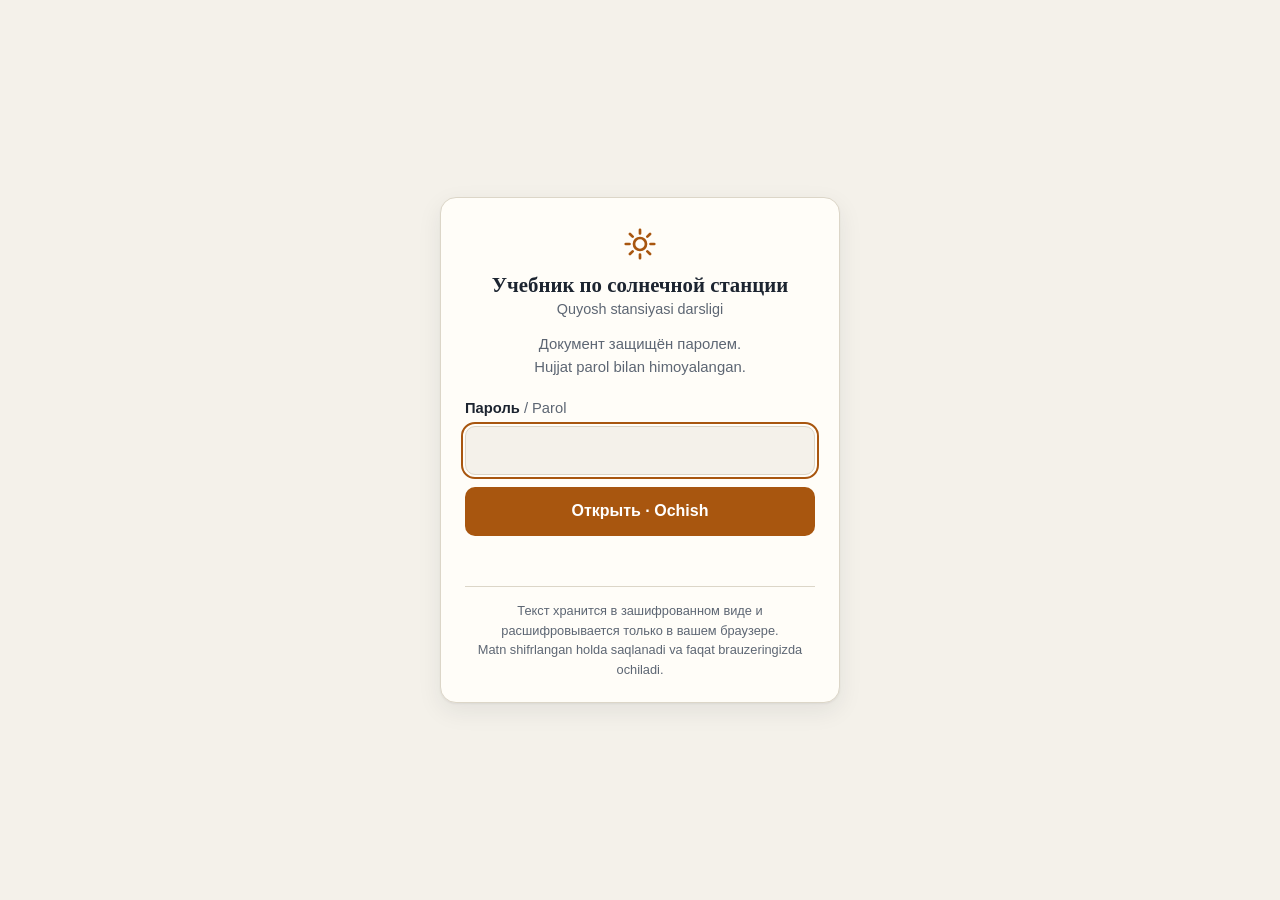
<file: uchebnik/index.html>
<!doctype html>
<html lang="ru">
<head>
<meta charset="utf-8">
<meta name="viewport" content="width=device-width, initial-scale=1, viewport-fit=cover">
<!-- Страница ничего не отправляет наружу: можно читать только соседний файл book.enc. -->
<meta http-equiv="Content-Security-Policy" content="default-src 'none'; script-src 'unsafe-inline'; style-src 'unsafe-inline'; connect-src 'self'; base-uri 'none'; form-action 'none'">
<meta name="robots" content="noindex,nofollow">
<meta name="referrer" content="no-referrer">
<title>Учебник · Darslik</title>
<style>
:root{--bg:#f4f1ea;--surface:#fffdf8;--ink:#1c2430;--muted:#5d6673;--line:#dcd6c8;--accent:#a8560f;--accent-ink:#fff;--bad:#b93a2c;--bad-bg:#fbe9e6;--ok:#2f7d4f;
  --sans:-apple-system,BlinkMacSystemFont,"Segoe UI",Roboto,"Helvetica Neue",Arial,sans-serif;--serif:Georgia,"Iowan Old Style","Times New Roman",serif}
@media (prefers-color-scheme:dark){:root{--bg:#12161c;--surface:#1a2028;--ink:#e8e4da;--muted:#9aa3ae;--line:#2e3642;--accent:#e3a04f;--accent-ink:#1a1206;--bad:#ee8273;--bad-bg:#3a1b17;--ok:#6cc08b}}
*,*::before,*::after{box-sizing:border-box}
html{-webkit-text-size-adjust:100%}
body{margin:0;min-height:100vh;min-height:100dvh;display:grid;place-items:center;padding:16px;background:var(--bg);color:var(--ink);font:16px/1.55 var(--sans)}
.gate{width:100%;max-width:400px;background:var(--surface);border:1px solid var(--line);border-radius:16px;padding:28px 24px 22px;box-shadow:0 1px 2px rgba(28,36,48,.06),0 8px 24px rgba(28,36,48,.08)}
.sun{display:block;margin:0 auto 10px;color:var(--accent)}
h1{margin:0 0 4px;font:700 1.3rem/1.25 var(--serif);text-align:center}
h1 small{display:block;margin-top:2px;font:500 .9rem/1.3 var(--sans);color:var(--muted)}
.lead{margin:14px 0 18px;text-align:center;color:var(--muted);font-size:.93rem}
label{display:block;font-weight:600;font-size:.92rem;margin-bottom:6px}
label span{font-weight:400;color:var(--muted)}
input{width:100%;font:inherit;padding:.7rem .8rem;border-radius:10px;border:1px solid var(--line);background:var(--bg);color:var(--ink)}
input:focus-visible,button:focus-visible{outline:2px solid var(--accent);outline-offset:2px}
button{width:100%;margin-top:12px;font:inherit;font-weight:650;padding:.75rem 1rem;border-radius:10px;border:0;background:var(--accent);color:var(--accent-ink);cursor:pointer}
button:disabled{opacity:.55;cursor:default}
.msg{min-height:1.5em;margin:12px 0 0;font-size:.92rem;text-align:center;color:var(--muted)}
.msg.err{color:var(--bad);background:var(--bad-bg);border-radius:8px;padding:.5rem .7rem;text-align:left}
.msg small{display:block;opacity:.85}
.foot{margin:16px 0 0;padding-top:14px;border-top:1px solid var(--line);font-size:.8rem;color:var(--muted);text-align:center}
[hidden]{display:none!important}
</style>
</head>
<body>
<main class="gate">
  <svg class="sun" width="36" height="36" viewBox="0 0 24 24" fill="none" stroke="currentColor" stroke-width="1.8" stroke-linecap="round" aria-hidden="true"><circle cx="12" cy="12" r="4"/><path d="M12 2.5v2.5M12 19v2.5M2.5 12H5M19 12h2.5M5.3 5.3l1.8 1.8M16.9 16.9l1.8 1.8M18.7 5.3l-1.8 1.8M7.1 16.9l-1.8 1.8"/></svg>
  <h1>Учебник по солнечной станции<small lang="uz">Quyosh stansiyasi darsligi</small></h1>
  <form id="f" autocomplete="off" hidden>
    <p class="lead">Документ защищён паролем.<br><span lang="uz">Hujjat parol bilan himoyalangan.</span></p>
    <label for="pw">Пароль <span lang="uz">/ Parol</span></label>
    <input id="pw" type="password" autocomplete="current-password" autocapitalize="off" spellcheck="false" required>
    <button type="submit" id="go">Открыть · Ochish</button>
  </form>
  <p class="msg" id="msg" role="status" aria-live="polite">Загрузка…</p>
  <p class="foot">Текст хранится в зашифрованном виде и расшифровывается только в вашем браузере.<br><span lang="uz">Matn shifrlangan holda saqlanadi va faqat brauzeringizda ochiladi.</span></p>
</main>
<script>
(function () {
  'use strict';
  const $ = id => document.getElementById(id);
  const BOOK = 'book.enc';                 // зашифрованный документ рядом с этой страницей
  const AAD = 'solar-uchebnik|v1';         // привязка шифртекста к этому формату
  const SKEY = 'solar.uchebnik.key';       // ключ на время жизни вкладки (sessionStorage)
  const MAX_TEXT = 20 * 1024 * 1024;
  const te = new TextEncoder();
  const unb64 = s => Uint8Array.from(atob(s), c => c.charCodeAt(0));
  const b64 = u8 => { let s = ''; for (let i = 0; i < u8.length; i += 0x8000) s += String.fromCharCode.apply(null, u8.subarray(i, i + 0x8000)); return btoa(s); };
  const sleep = ms => new Promise(r => setTimeout(r, ms));

  // Защита самого документа после показа: только свои скрипты и стили, никаких запросов в сеть.
  const DOC_META = '<meta http-equiv="Content-Security-Policy" content="default-src \'none\'; script-src \'unsafe-inline\'; style-src \'unsafe-inline\'; img-src data:; connect-src \'none\'; base-uri \'none\'; form-action \'none\'">' +
    '<meta name="referrer" content="no-referrer"><meta name="robots" content="noindex,nofollow">';

  const MSG = {
    loading: ['Загрузка…', 'Yuklanmoqda…'],
    opening: ['Расшифровка…', 'Ochilmoqda…'],
    wrong: ['Неверный пароль или файл повреждён.', 'Parol noto‘g‘ri yoki fayl shikastlangan.'],
    missing: ['Документ ещё не загружен.', 'Hujjat hali yuklanmagan.'],
    broken: ['Файл документа повреждён или имеет неизвестный формат.', 'Hujjat fayli shikastlangan yoki formati noma’lum.'],
    net: ['Не удалось загрузить документ. Проверьте связь и обновите страницу.', 'Hujjatni yuklab bo‘lmadi. Aloqani tekshirib, sahifani yangilang.'],
    unsupported: ['Браузер слишком старый для расшифровки. Откройте страницу в свежем Edge или Chrome.', 'Brauzer eskirgan. Yangi Edge yoki Chrome’da oching.']
  };
  const msgEl = $('msg');
  function say(key, err) {
    msgEl.className = 'msg' + (err ? ' err' : '');
    msgEl.textContent = '';
    msgEl.append(MSG[key][0]);
    const s = document.createElement('small'); s.lang = 'uz'; s.textContent = MSG[key][1]; msgEl.append(s);
  }
  function clearMsg() { msgEl.className = 'msg'; msgEl.textContent = ''; }

  const sGet = () => { try { return JSON.parse(sessionStorage.getItem(SKEY) || 'null'); } catch (e) { return null; } };
  const sSet = v => { try { sessionStorage.setItem(SKEY, JSON.stringify(v)); } catch (e) { /* нет доступа: спросим пароль ещё раз */ } };
  const sDel = () => { try { sessionStorage.removeItem(SKEY); } catch (e) { /* нет доступа */ } };

  let book = null;
  const sid = () => book.kdf.salt + '.' + book.enc.iv;

  async function loadBook() {
    let r;
    try { r = await fetch(BOOK, { cache: 'no-cache' }); } catch (e) { say('net', true); return false; }
    if (r.status === 404) { say('missing', true); return false; }
    if (!r.ok) { say('net', true); return false; }
    try {
      const j = await r.json();
      const ok = j && j.app === 'solar-uchebnik' && j.v === 1 && j.gz === true && j.kdf && j.kdf.name === 'PBKDF2' && j.kdf.hash === 'SHA-256' &&
        Number.isInteger(j.kdf.iter) && j.kdf.iter >= 100000 && j.kdf.iter <= 2000000 && typeof j.kdf.salt === 'string' &&
        j.enc && j.enc.name === 'AES-GCM' && typeof j.enc.iv === 'string' && typeof j.ct === 'string';
      if (!ok) throw new Error('format');
      unb64(j.kdf.salt); unb64(j.enc.iv); unb64(j.ct);
      book = j; return true;
    } catch (e) { say('broken', true); return false; }
  }

  async function keyFromPassword(pw) {
    const base = await crypto.subtle.importKey('raw', te.encode(pw.normalize('NFKC').trim()), 'PBKDF2', false, ['deriveBits']);
    const bits = await crypto.subtle.deriveBits({ name: 'PBKDF2', salt: unb64(book.kdf.salt), iterations: book.kdf.iter, hash: 'SHA-256' }, base, 256);
    return new Uint8Array(bits);
  }
  async function decryptWith(raw) {
    const key = await crypto.subtle.importKey('raw', raw, 'AES-GCM', false, ['decrypt']);
    let plain;
    try { plain = await crypto.subtle.decrypt({ name: 'AES-GCM', iv: unb64(book.enc.iv), additionalData: te.encode(AAD) }, key, unb64(book.ct)); }
    catch (e) { const x = new Error('wrong'); x.code = 'wrong'; throw x; }
    try {
      const stream = new Blob([plain]).stream().pipeThrough(new DecompressionStream('gzip'));
      const bytes = new Uint8Array(await new Response(stream).arrayBuffer());
      if (bytes.length > MAX_TEXT) throw new Error('size');
      return new TextDecoder('utf-8', { fatal: true }).decode(bytes);
    } catch (e) { const x = new Error('broken'); x.code = 'broken'; throw x; }
  }

  // Заменяет эту страницу документом. Ссылка вида #раздел сохраняется и работает внутри документа.
  function showDocument(html) {
    const m = /<head[^>]*>/i.exec(html);
    const out = m ? html.slice(0, m.index + m[0].length) + DOC_META + html.slice(m.index + m[0].length) : '<!doctype html><head>' + DOC_META + '</head>' + html;
    document.open(); document.write(out); document.close();
  }

  const form = $('f'), pw = $('pw'), go = $('go');
  let fails = 0;
  form.addEventListener('submit', async ev => {
    ev.preventDefault();
    if (!book || !pw.value) return;
    go.disabled = true; pw.disabled = true; say('opening', false);
    await sleep(30);                                   // даём браузеру показать надпись
    try {
      const raw = await keyFromPassword(pw.value);
      const html = await decryptWith(raw);
      sSet({ sid: sid(), k: b64(raw) });
      showDocument(html);
    } catch (e) {
      say(e.code === 'broken' ? 'broken' : 'wrong', true);
      fails++;
      pw.value = '';
      await sleep(Math.min(fails, 5) * 700);          // небольшая пауза после ошибки: неудобство для подбора с этой страницы
      go.disabled = false; pw.disabled = false; pw.focus();
    }
  });

  (async function start() {
    if (!window.crypto || !crypto.subtle || typeof DecompressionStream !== 'function') { say('unsupported', true); return; }
    if (!(await loadBook())) return;
    const saved = sGet();
    if (saved && saved.sid === sid() && typeof saved.k === 'string') {   // эта же вкладка уже вводила пароль
      say('opening', false);
      try { showDocument(await decryptWith(unb64(saved.k))); return; } catch (e) { sDel(); }
    }
    clearMsg(); form.hidden = false; pw.focus();
  })();
})();
</script>
</body>
</html>
</file>
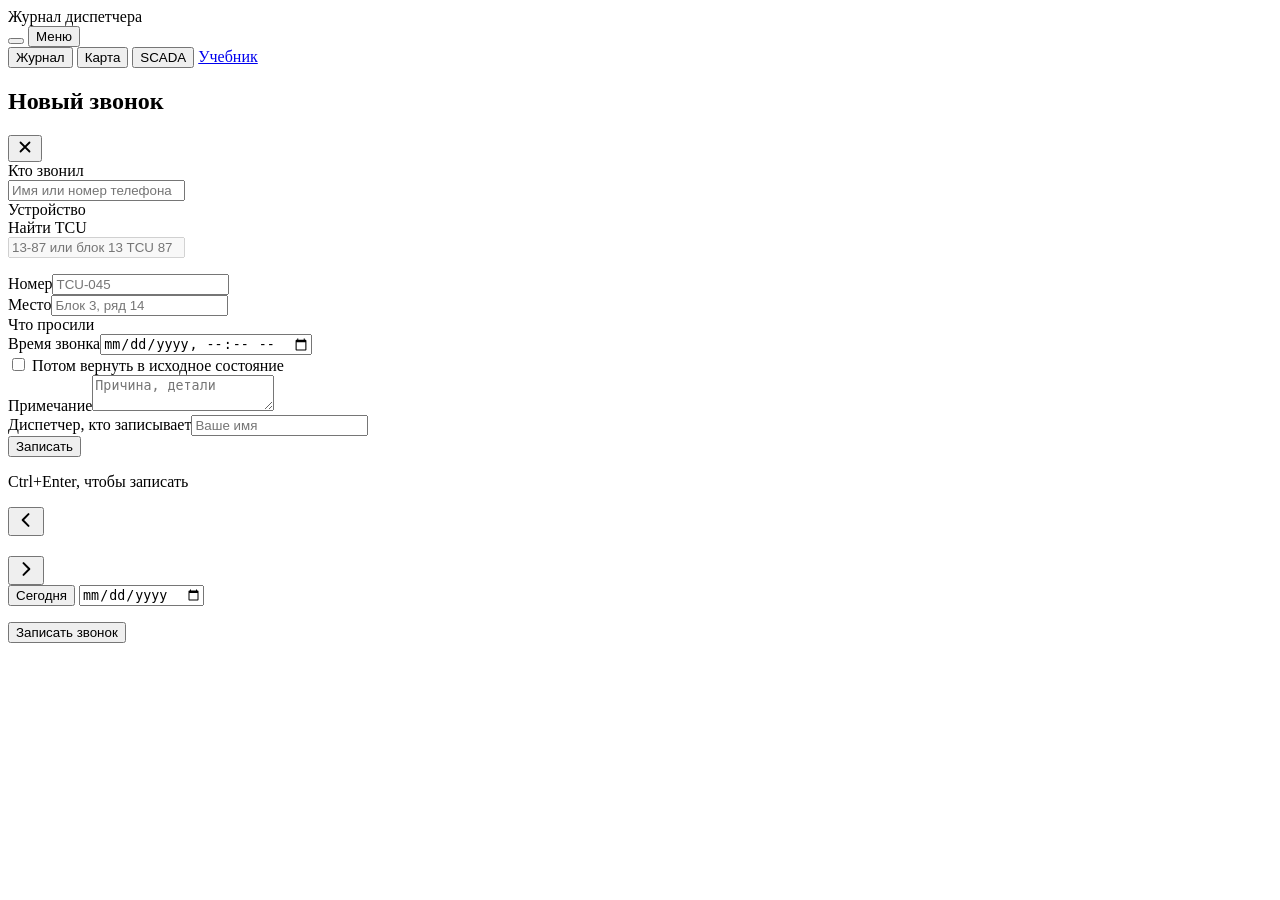
<file: src/page.html>
<!doctype html>
<html lang="ru">
<head>
<meta charset="utf-8">
<meta name="viewport" content="width=device-width,initial-scale=1">
<meta http-equiv="Content-Security-Policy" content="default-src 'none'; script-src 'unsafe-inline'; style-src 'unsafe-inline'; img-src data: blob:; connect-src https://api.github.com; base-uri 'none'; form-action 'none'">
<title>Журнал диспетчера</title>
<style>
/*@CSS@*/
</style>
</head>
<body>

<header class="top">
  <div class="brand">Журнал диспетчера</div>
  <button type="button" class="file-state" id="fileState"><i></i><span id="fileStateText"></span></button>
  <button type="button" class="menu-btn" id="btnMenu">Меню</button>
  <nav class="sections" id="sections" aria-label="Разделы сайта">
    <button type="button" class="sec on" id="btnJournal" aria-current="page">Журнал</button>
    <button type="button" class="sec" id="btnMap">Карта</button>
    <button type="button" class="sec" id="btnScada">SCADA</button>
    <a class="sec" id="linkBook" href="uchebnik/">Учебник</a>
  </nav>
</header>

<main class="layout">
  <aside class="composer" id="composer" aria-label="Новый звонок">
    <div class="composer-head">
      <h2 id="cTitle">Новый звонок</h2>
      <button type="button" class="link" id="btnCancelEdit" hidden>Отмена</button>
      <button type="button" class="sheet-close" id="btnSheetClose" aria-label="Закрыть"><svg class="ico" viewBox="0 0 24 24" width="18" height="18" fill="none" stroke="currentColor" stroke-width="2.4" stroke-linecap="round" aria-hidden="true"><path d="M6 6l12 12M18 6L6 18"/></svg></button>
    </div>
    <form id="form" autocomplete="off">
      <div class="field">
        <label for="fWho">Кто звонил</label>
        <div class="who">
          <div class="who-chip" id="whoChip" hidden><span id="whoChipText"></span><button type="button" id="whoClear" aria-label="Выбрать другого"><svg class="ico" viewBox="0 0 24 24" width="18" height="18" fill="none" stroke="currentColor" stroke-width="2.4" stroke-linecap="round" aria-hidden="true"><path d="M6 6l12 12M18 6L6 18"/></svg></button></div>
          <input id="fWho" placeholder="Имя или номер телефона" role="combobox" aria-expanded="false" aria-controls="whoList" aria-autocomplete="list">
          <div class="who-list" id="whoList" role="listbox" hidden></div>
        </div>
        <div class="new-worker" id="newWorker" hidden>
          <div class="nw-head"><span>Новый работник в базе</span><button type="button" class="link" id="nwCancel">Отмена</button></div>
          <input id="nwName" placeholder="Имя и фамилия">
          <input id="nwPhone" placeholder="+998 90 123 45 67" inputmode="tel" autocomplete="off">
        </div>
      </div>
      <div class="field"><span class="lbl">Устройство</span><div class="pick" id="pType"></div></div>
      <div class="field trk">
        <label for="fTrk">Найти TCU</label>
        <div class="who">
          <input id="fTrk" placeholder="13-87 или блок 13 TCU 87" role="combobox" aria-expanded="false" aria-controls="trkList" aria-autocomplete="list" autocomplete="off" inputmode="text" disabled>
          <div class="who-list" id="trkList" role="listbox" hidden></div>
        </div>
        <div class="trk-card" id="trkCard" aria-live="polite" hidden></div>
        <p class="trk-note" id="trkNote"></p>
      </div>
      <div class="row2">
        <div class="field"><label for="fDev">Номер</label><input id="fDev" list="dlDev" placeholder="TCU-045"></div>
        <div class="field"><label for="fLoc">Место</label><input id="fLoc" list="dlLoc" placeholder="Блок 3, ряд 14"></div>
      </div>
      <div class="field"><span class="lbl">Что просили</span><div class="pick" id="pAction"></div></div>
      <div class="field" id="angleGroup" hidden><label for="fAngle">Угол наклона, °</label><input id="fAngle" inputmode="decimal" placeholder="30"><div class="solar" id="solar" aria-live="polite"></div></div>
      <div class="field"><label for="fTs">Время звонка</label><input id="fTs" type="datetime-local"></div>
      <div class="checks">
        <label class="check"><input type="checkbox" id="fRestore"> Потом вернуть в исходное состояние</label>
        <div class="orig" id="origGroup" hidden><input id="fOrig" list="dlOrig" placeholder="Каким было: авто, угол 0°…" aria-label="Исходное состояние"></div>
      </div>
      <div class="field"><label for="fNotes">Примечание</label><textarea id="fNotes" rows="2" placeholder="Причина, детали"></textarea></div>
      <div class="field"><label for="fBy">Диспетчер, кто записывает</label><input id="fBy" list="dlBy" placeholder="Ваше имя" autocomplete="off" maxlength="60"></div>
      <button type="submit" class="primary" id="btnSave">Записать</button>
      <p class="hint">Ctrl+Enter, чтобы записать</p>
    </form>
  </aside>

  <section aria-label="Звонки за день">
    <div class="day-nav">
      <button type="button" class="nav-arrow" id="prevDay" aria-label="Предыдущий день"><svg class="ico" viewBox="0 0 24 24" width="20" height="20" fill="none" stroke="currentColor" stroke-width="2.4" stroke-linecap="round" stroke-linejoin="round" aria-hidden="true"><path d="M15 5l-7 7 7 7"/></svg></button>
      <div class="day-title"><h1 id="dayTitle"></h1><p id="daySub"></p></div>
      <button type="button" class="nav-arrow" id="nextDay" aria-label="Следующий день"><svg class="ico" viewBox="0 0 24 24" width="20" height="20" fill="none" stroke="currentColor" stroke-width="2.4" stroke-linecap="round" stroke-linejoin="round" aria-hidden="true"><path d="M9 5l7 7-7 7"/></svg></button>
      <div class="day-tools">
        <button type="button" class="ghost" id="btnToday">Сегодня</button>
        <input type="date" id="dayPick" aria-label="Выбрать дату">
      </div>
    </div>
    <div class="tape">
      <div class="tape-track" id="tapeTrack" aria-label="Звонки на шкале суток"></div>
      <div class="tape-hours" id="tapeHours"></div>
    </div>
    <div class="waiting" id="waiting" hidden><h3 id="waitTitle"></h3><div id="waitList"></div></div>
    <ol class="calls" id="calls"></ol>
    <div class="empty" id="empty" hidden></div>
  </section>
</main>

<button type="button" class="primary fab" id="fab">Записать звонок</button>
<div class="mapview" id="scadaView" role="dialog" aria-modal="true" aria-labelledby="scadaTitle" hidden>
  <div class="map-head">
    <h2 id="scadaTitle">SCADA</h2>
    <span class="map-sub">всё, что связано со SCADA станции</span>
    <button type="button" class="x-btn" id="scadaClose" aria-label="Закрыть раздел SCADA"><svg class="ico" viewBox="0 0 24 24" width="18" height="18" fill="none" stroke="currentColor" stroke-width="2.4" stroke-linecap="round" aria-hidden="true"><path d="M6 6l12 12M18 6L6 18"/></svg></button>
  </div>
  <div class="scada-body">
    <div class="scada-journal">
    <h3>Уже есть</h3>
    <p>Расчёт угла по солнцу в форме звонка и сверка расчёта с тем, что показывала SCADA.</p>
    <div class="btn-row"><button type="button" class="primary" id="btnScadaCal">Открыть сверку угла</button></div>
    </div>
    <h3>В планах</h3>
    <ul><li>Массовая смена угла и режима TCU (отложено, сначала обсудим).</li><li>Живые статусы TCU на карте поля.</li></ul>
    <p>Прямое управление SCADA из этого сайта пока не работает: SCADA в закрытой сети станции.</p>
  </div>
</div>

<div class="mapview" id="mapView" role="dialog" aria-modal="true" aria-labelledby="mapTitle" hidden>
  <div class="map-head">
    <button type="button" class="ghost" id="mapBack" hidden>← Вся схема</button>
    <h2 id="mapTitle">Схема поля</h2>
    <span class="map-sub">схема, не масштаб</span>
    <button type="button" class="x-btn" id="mapClose" aria-label="Закрыть схему"><svg class="ico" viewBox="0 0 24 24" width="18" height="18" fill="none" stroke="currentColor" stroke-width="2.4" stroke-linecap="round" aria-hidden="true"><path d="M6 6l12 12M18 6L6 18"/></svg></button>
  </div>
  <p class="map-msg" id="mapMsg"></p>
  <div class="map-tools"><div class="map-find"><input id="mapFind" type="search" placeholder="Найти: 13-87, блок 13, DC-ящик 13.07" autocomplete="off" autocapitalize="off" spellcheck="false" aria-label="Найти TCU или блок" disabled><div class="who-list" id="mapFindList" role="listbox" hidden></div></div><button type="button" class="ghost map-layer" id="mapDcBtn" aria-pressed="false" hidden>DC-ящики</button></div>
  <div class="map-scroll" id="mapScroll"><svg id="mapSvg" role="group" aria-label="Схема блоков поля" preserveAspectRatio="xMidYMid meet" hidden></svg><svg id="mapBlk" role="group" aria-label="TCU блока" preserveAspectRatio="xMidYMid meet" hidden></svg>
    <div class="map-zoom" id="mapZoom" role="group" aria-label="Масштаб схемы" hidden><button type="button" id="mapZoomIn" aria-label="Приблизить" title="Приблизить (+)">+</button><button type="button" id="mapZoomOut" aria-label="Отдалить" title="Отдалить (−)">−</button><button type="button" class="fit" id="mapFit" title="Показать целиком (0)">Всё поле</button></div></div>
  <div class="map-legend" id="mapLegend" hidden><span><i class="l1"></i>1-я очередь</span><span><i class="l2"></i>2-я очередь</span><span id="mapUnsure"><i class="l3"></i>положение блока не подтверждено</span><span><i class="l6"></i>дороги</span><span><i class="l7"></i>ящик связи</span><span id="mapDcLeg" hidden><i class="l8d"></i>DC-ящик (бледный — место примерное)</span><span id="mapDcLeg2" hidden><i class="l10"></i>для блока нет данных DC</span><span class="map-pan">Схему можно приближать двумя пальцами</span></div>
  <div class="map-legend" id="mapLegend2" hidden><span><i class="l4"></i>выбранный TCU</span><span><i class="l1"></i>соседние</span><span><i class="l5"></i>ящик связи блока</span><span><i class="l8"></i>DC-ящик (номер)</span><span><i class="l9"></i>TCU, на рядах которых стринги выбранного DC-ящика</span><span>клетка — один TCU: привод, который поворачивает 2 ряда панелей (в поиске можно писать и «трекер»)</span><span>ряд 1 сверху, как в таблице станции; пустое место — нет TCU</span><span class="map-pan">Сетку можно приближать двумя пальцами</span></div>
  <div class="trk-card" id="mapCard" aria-live="polite" hidden></div>
</div>

<div class="scrim" id="scrim" hidden></div>

<aside class="drawer" id="drawer" aria-label="Меню" hidden>
  <div class="drawer-head">
    <div class="tabs" role="tablist">
      <button type="button" role="tab" data-tab="workers">Работники</button>
      <button type="button" role="tab" data-tab="data">Данные</button>
      <button type="button" role="tab" data-tab="lists">Настройки</button>
    </div>
    <button type="button" class="x-btn" id="drawerClose" aria-label="Закрыть меню"><svg class="ico" viewBox="0 0 24 24" width="18" height="18" fill="none" stroke="currentColor" stroke-width="2.4" stroke-linecap="round" aria-hidden="true"><path d="M6 6l12 12M18 6L6 18"/></svg></button>
  </div>

  <div class="tab" id="tab-workers" role="tabpanel">
    <section>
      <form class="w-form" id="wForm" autocomplete="off">
        <h3 id="wFormTitle">Добавить работника</h3>
        <input id="wName" placeholder="Имя и фамилия">
        <input id="wPhone" placeholder="+998 90 123 45 67" inputmode="tel" autocomplete="off">
        <input id="wNote" placeholder="Примечание: бригада, подрядчик">
        <div class="btn-row">
          <button type="button" class="ghost" id="wCancel" hidden>Отмена</button>
          <button type="submit" class="primary">Сохранить</button>
        </div>
      </form>
    </section>
    <section>
      <input id="wFilter" placeholder="Найти по имени или номеру" style="margin-bottom:6px">
      <div id="wList"></div>
    </section>
  </div>

  <div class="tab" id="tab-data" role="tabpanel" hidden>
    <section id="ghSection">
      <h3>GitHub</h3>
      <div id="ghForm">
        <p class="note">Журнал сохраняется в файл приватного репозитория GitHub и подтягивает записи других диспетчеров. Токен: GitHub → Settings → Developer settings → Fine-grained tokens, доступ только к этому репозиторию, право Contents: Read and write. Токен хранится в этом браузере только зашифрованным паролем, при открытии страницы пароль спрашивается один раз. В файл журнала и в резервную копию токен не попадает. Пароль не восстанавливается: если забыл, подключи GitHub заново.</p>
        <div class="field"><label for="ghRepo">Приватный репозиторий</label><input id="ghRepo" placeholder="владелец/репозиторий" autocomplete="off" autocapitalize="off" spellcheck="false"></div>
        <div class="row2">
          <div class="field"><label for="ghPath">Файл</label><input id="ghPath" value="scada-log.json" autocomplete="off" autocapitalize="off" spellcheck="false"></div>
          <div class="field"><label for="ghBranch">Ветка</label><input id="ghBranch" placeholder="по умолчанию" autocomplete="off" autocapitalize="off" spellcheck="false"></div>
        </div>
        <div class="field"><label for="ghToken">Токен доступа</label><input id="ghToken" type="password" autocomplete="off" placeholder="github_pat_…" spellcheck="false"></div>
        <div class="row2">
          <div class="field"><label for="ghPass">Пароль для токена</label><input id="ghPass" type="password" autocomplete="off" placeholder="не короче 8 символов" spellcheck="false"></div>
          <div class="field"><label for="ghPass2">Пароль ещё раз</label><input id="ghPass2" type="password" autocomplete="off" spellcheck="false"></div>
        </div>
        <div class="btn-row"><button type="button" class="primary" id="btnGhConnect">Подключить</button></div>
      </div>
      <div id="ghOn" hidden>
        <p class="backup-state" id="ghInfo"></p>
        <p class="note">Каждое изменение отправляется в GitHub через пару секунд, новые записи других диспетчеров подтягиваются раз в минуту. Без связи журнал работает в браузере и отправит накопленное, когда связь появится.</p>
        <p class="note">«Заблокировать» убирает токен из памяти, например перед сдачей смены. Записи продолжают сохраняться в браузере и уйдут в GitHub после ввода пароля.</p>
        <div class="btn-row"><button type="button" class="primary" id="btnGhUnlock" hidden>Разблокировать</button><button type="button" class="primary" id="btnGhSync">Синхронизировать сейчас</button><button type="button" class="ghost" id="btnGhLock">Заблокировать</button><button type="button" class="ghost" id="btnGhOff">Отключить</button></div>
      </div>
    </section>
    <section>
      <h3>Рабочий файл</h3>
      <p class="note" id="fileNote"></p>
      <div class="btn-row">
        <button type="button" class="primary" id="btnReconnect" hidden>Подключить</button>
        <button type="button" class="ghost" id="btnNewFile">Создать новый файл</button>
        <button type="button" class="ghost" id="btnOpenFile">Открыть файл</button>
      </div>
    </section>
    <section>
      <h3>Excel</h3>
      <p class="note">Таблица звонков и список работников в файле .xlsx.</p>
      <div class="inline">
        <select id="xlRange" aria-label="Период для Excel">
          <option value="day">Выбранный день</option>
          <option value="month">Месяц выбранного дня</option>
          <option value="all">Все записи</option>
        </select>
        <button type="button" class="primary" id="btnXlsx">Скачать Excel</button>
      </div>
    </section>
    <section>
      <h3>Резервная копия</h3>
      <p class="backup-state" id="backupState"></p>
      <p class="note">Разовая копия всех данных на флешку, другой компьютер или телефон. В отличие от рабочего файла, она сама не обновляется. Загрузка добавляет записи из копии к текущим и ничего не удаляет.</p>
      <div class="btn-row">
        <button type="button" class="primary" id="btnExport">Скачать копию</button>
        <button type="button" class="ghost" id="btnImport">Загрузить копию</button>
        <input type="file" id="importInput" accept=".json,application/json" hidden>
      </div>
    </section>
  </div>

  <div class="tab" id="tab-lists" role="tabpanel" hidden>
    <section>
      <h3>Списки для формы</h3>
      <div class="field"><label for="sTypes">Устройства, по одному на строку</label><textarea id="sTypes" rows="7"></textarea></div>
      <div class="field"><label for="sActions">Что просят, по одному на строку</label><textarea id="sActions" rows="9"></textarea></div>
      <div class="field"><label for="sAlert">Подсвечивать красным, если возврата ждут дольше, ч</label><input id="sAlert" inputmode="decimal" placeholder="2"><p class="note" style="margin-top:6px">0 отключает подсветку.</p></div>
      <p class="note">«Ручной», «угол» и «наклон» сразу ставят отметку «вернуть в исходное», а «угол» и «наклон» ещё открывают поле угла. Новые пункты можно добавлять и прямо в форме кнопкой «+ Своё».</p>
      <div class="btn-row">
        <button type="button" class="ghost" id="btnResetLists">Вернуть стандартные</button>
        <button type="button" class="primary" id="btnSaveLists">Сохранить списки</button>
      </div>
    </section>
    <section>
      <h3>Станция и трекеры</h3>
      <p class="note">Нужно, чтобы форма подсказывала угол по солнцу. Координаты станции можно взять в Google Maps: нажми правой кнопкой на станцию, первая строка в меню и есть широта и долгота. Её можно вставить целиком в поле «Широта».</p>
      <div class="row2">
        <div class="field"><label for="sLat">Широта</label><input id="sLat" inputmode="decimal" placeholder="41.3111"></div>
        <div class="field"><label for="sLon">Долгота</label><input id="sLon" inputmode="decimal" placeholder="69.2797"></div>
      </div>
      <div class="btn-row" style="margin-bottom:14px"><button type="button" class="ghost" id="btnGeo">Определить по GPS этого устройства</button></div>
      <div class="row2">
        <div class="field"><label for="sMax">Предельный угол трекера, °</label><input id="sMax" inputmode="decimal" placeholder="60"></div>
        <div class="field"><label for="sGcr">GCR (необязательно)</label><input id="sGcr" inputmode="decimal" placeholder="0,35"></div>
      </div>
      <div class="field"><label for="sSkew">Поворот рядов от линии север–юг, °</label><input id="sSkew" inputmode="decimal" placeholder="0"></div>
      <div class="field"><label for="sSign">Знак угла в SCADA</label><select id="sSign"><option value="w">+ на запад, − на восток</option><option value="e">+ на восток, − на запад</option></select></div>
      <p class="note">Поворот рядов: на сколько градусов ось трекера отклонена от линии север–юг (по часовой стрелке, если смотреть сверху). Если ряды идут строго север–юг, оставь 0. GCR: ширина стола, делённая на расстояние между рядами. Если указать, расчёт учтёт backtracking (утром и вечером стол выравнивается, чтобы ряды не затеняли друг друга). Если на станции backtracking выключен, оставь пустым. Предел угла и знак возьми из паспорта трекера или с экрана SCADA.</p>
      <div class="btn-row"><button type="button" class="primary" id="btnSaveSite">Сохранить станцию</button></div>
    </section>
    <section>
      <h3>Сверка угла со SCADA</h3>
      <p class="note">Чтобы проверить расчёт, добавьте несколько точек: время и угол, который в этот момент показывала SCADA. Лучше 3–4 точки в разное время дня, в том числе утром или вечером. Станция должна быть сохранена выше. Точки хранятся только в этом браузере.</p>
      <div class="row2">
        <div class="field"><label for="cTime">Время</label><input id="cTime" type="datetime-local"></div>
        <div class="field"><label for="cAngle">Угол в SCADA, °</label><input id="cAngle" inputmode="decimal" placeholder="-24,5"></div>
      </div>
      <div class="btn-row"><button type="button" class="primary" id="btnCalAdd">Добавить точку</button><button type="button" class="ghost" id="btnCalFit">Подобрать поворот рядов</button><button type="button" class="ghost" id="btnCalClear">Очистить</button></div>
      <div class="cal" id="calOut" aria-live="polite"></div>
    </section>
  </div>
</aside>

<div class="loader" id="loader" role="alertdialog" aria-modal="true" aria-live="assertive" aria-labelledby="loaderText" hidden>
  <div class="loader-box" tabindex="-1" id="loaderBox">
    <div class="spin" id="loaderSpin"></div>
    <p id="loaderText"></p>
    <p class="loader-err" id="loaderErr" hidden></p>
    <div class="btn-row" id="loaderBtns" hidden>
      <button type="button" class="primary" id="loaderRetry">Повторить</button>
      <button type="button" class="ghost" id="loaderClose">Закрыть</button>
    </div>
  </div>
</div>
<div class="loader" id="passDlg" role="dialog" aria-modal="true" aria-labelledby="pdTitle" hidden>
  <form class="loader-box pass-box shown" id="pdForm" autocomplete="off">
    <p id="pdTitle"></p>
    <p class="note" id="pdText"></p>
    <input id="pd1" type="password" autocomplete="off" spellcheck="false" aria-label="Пароль">
    <input id="pd2" type="password" autocomplete="off" spellcheck="false" placeholder="Пароль ещё раз" aria-label="Пароль ещё раз" hidden>
    <p class="loader-err" id="pdErr" hidden></p>
    <div class="btn-row"><button type="submit" class="primary" id="pdOk"></button><button type="button" class="ghost" id="pdCancel"></button></div>
  </form>
</div>
<datalist id="dlBy"></datalist><datalist id="dlDev"></datalist><datalist id="dlLoc"></datalist><datalist id="dlOrig"></datalist>
<div class="toast" id="toast" role="status" aria-live="polite"><span id="toastText"></span><button type="button" id="toastAct" hidden></button></div>

<script>
/*@JS@*/
</script>
</body>
</html>
</file>
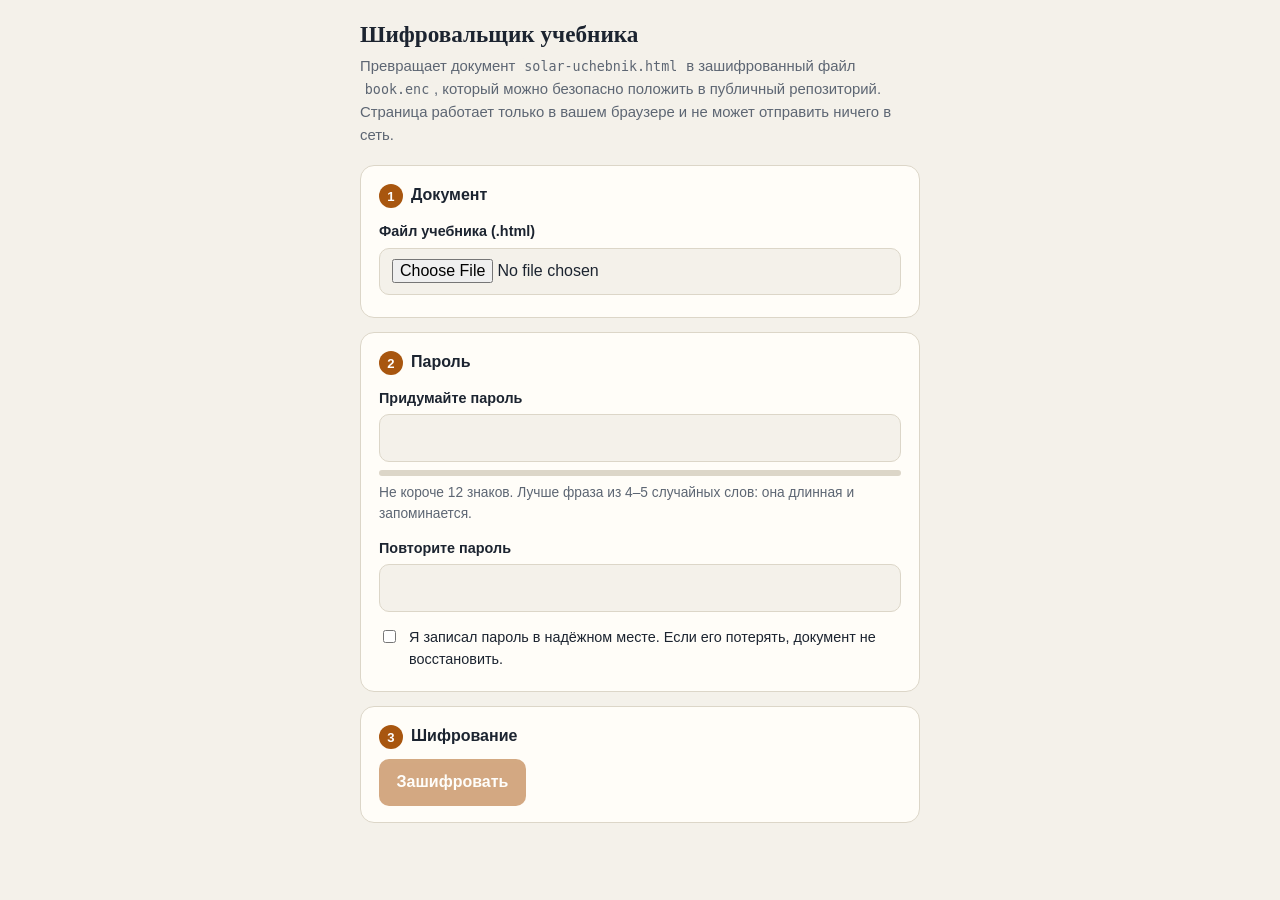
<file: uchebnik/encrypt.html>
<!doctype html>
<html lang="ru">
<head>
<meta charset="utf-8">
<meta name="viewport" content="width=device-width, initial-scale=1, viewport-fit=cover">
<!-- Всё происходит в этом окне: страница не может обращаться к сети, поэтому пароль и документ никуда не уходят. -->
<meta http-equiv="Content-Security-Policy" content="default-src 'none'; script-src 'unsafe-inline'; style-src 'unsafe-inline'; connect-src 'none'; base-uri 'none'; form-action 'none'">
<meta name="robots" content="noindex,nofollow">
<meta name="referrer" content="no-referrer">
<title>Шифровальщик учебника</title>
<style>
:root{--bg:#f4f1ea;--surface:#fffdf8;--ink:#1c2430;--muted:#5d6673;--line:#dcd6c8;--accent:#a8560f;--accent-ink:#fff;--ok:#2f7d4f;--ok-bg:#e6f3ea;--bad:#b93a2c;--bad-bg:#fbe9e6;--warn:#8a5a00;--warn-bg:#fdf1d6;
  --sans:-apple-system,BlinkMacSystemFont,"Segoe UI",Roboto,"Helvetica Neue",Arial,sans-serif;--serif:Georgia,"Iowan Old Style","Times New Roman",serif}
@media (prefers-color-scheme:dark){:root{--bg:#12161c;--surface:#1a2028;--ink:#e8e4da;--muted:#9aa3ae;--line:#2e3642;--accent:#e3a04f;--accent-ink:#1a1206;--ok:#6cc08b;--ok-bg:#16301f;--bad:#ee8273;--bad-bg:#3a1b17;--warn:#e3b45f;--warn-bg:#3a2e10}}
*,*::before,*::after{box-sizing:border-box}
body{margin:0;padding:20px 16px 48px;background:var(--bg);color:var(--ink);font:16px/1.55 var(--sans)}
main{max-width:560px;margin:0 auto}
h1{margin:0 0 6px;font:700 1.45rem/1.25 var(--serif)}
.sub{margin:0 0 18px;color:var(--muted);font-size:.93rem}
.card{background:var(--surface);border:1px solid var(--line);border-radius:14px;padding:18px 18px 16px;margin-bottom:14px}
.card h2{margin:0 0 10px;font:650 1rem/1.3 var(--sans)}
.card h2 b{display:inline-grid;place-items:center;width:24px;height:24px;margin-right:8px;border-radius:50%;background:var(--accent);color:var(--accent-ink);font-size:.82rem}
label{display:block;font-weight:600;font-size:.9rem;margin:12px 0 5px}
input[type=password],input[type=file]{width:100%;font:inherit;padding:.65rem .75rem;border-radius:10px;border:1px solid var(--line);background:var(--bg);color:var(--ink)}
input:focus-visible,button:focus-visible,a:focus-visible{outline:2px solid var(--accent);outline-offset:2px}
.check{display:flex;gap:10px;align-items:flex-start;font-weight:400;margin-top:14px}
.check input{margin-top:.28rem;flex:none}
button,.btn{display:inline-block;font:inherit;font-weight:650;padding:.7rem 1.1rem;border-radius:10px;border:0;background:var(--accent);color:var(--accent-ink);cursor:pointer;text-decoration:none}
button:disabled{opacity:.5;cursor:default}
.meter{height:6px;border-radius:3px;background:var(--line);margin-top:8px;overflow:hidden}
.meter i{display:block;height:100%;width:0;background:var(--bad);transition:width .15s}
.hint{margin:6px 0 0;font-size:.86rem;color:var(--muted)}
.note{margin:12px 0 0;padding:.6rem .8rem;border-radius:10px;font-size:.9rem}
.note.ok{background:var(--ok-bg);color:var(--ok)}
.note.err{background:var(--bad-bg);color:var(--bad)}
.note.warn{background:var(--warn-bg);color:var(--warn)}
ol{margin:8px 0 0;padding-left:1.2rem;font-size:.93rem}
code{font-family:ui-monospace,Menlo,Consolas,monospace;font-size:.9em;background:var(--bg);padding:.05rem .3rem;border-radius:5px}
[hidden]{display:none!important}
</style>
</head>
<body>
<main>
  <h1>Шифровальщик учебника</h1>
  <p class="sub">Превращает документ <code>solar-uchebnik.html</code> в зашифрованный файл <code>book.enc</code>, который можно безопасно положить в публичный репозиторий. Страница работает только в вашем браузере и не может отправить ничего в сеть.</p>

  <form id="f" autocomplete="off">
    <section class="card">
      <h2><b>1</b>Документ</h2>
      <label for="file">Файл учебника (.html)</label>
      <input id="file" type="file" accept=".html,.htm,text/html">
      <p class="hint" id="fileInfo"></p>
    </section>

    <section class="card">
      <h2><b>2</b>Пароль</h2>
      <label for="pw1">Придумайте пароль</label>
      <input id="pw1" type="password" autocomplete="new-password" spellcheck="false">
      <div class="meter" aria-hidden="true"><i id="bar"></i></div>
      <p class="hint" id="strength">Не короче 12 знаков. Лучше фраза из 4–5 случайных слов: она длинная и запоминается.</p>
      <label for="pw2">Повторите пароль</label>
      <input id="pw2" type="password" autocomplete="new-password" spellcheck="false">
      <label class="check"><input type="checkbox" id="saved"><span>Я записал пароль в надёжном месте. Если его потерять, документ не восстановить.</span></label>
    </section>

    <section class="card">
      <h2><b>3</b>Шифрование</h2>
      <button type="submit" id="go" disabled>Зашифровать</button>
      <p class="note" id="status" role="status" aria-live="polite" hidden></p>
      <p id="dlRow" hidden style="margin:14px 0 0"><a class="btn" id="dl" download="book.enc" href="#">Скачать book.enc</a></p>
      <ol id="next" hidden>
        <li>Пришлите файл <code>book.enc</code> в чат или загрузите его в папку <code>uchebnik</code> репозитория на GitHub. В файле только шифртекст, его можно показывать.</li>
        <li>Пароль никому не пересылайте в переписке. Сообщите его читателям лично.</li>
      </ol>
    </section>
  </form>
</main>
<script>
(function () {
  'use strict';
  const $ = id => document.getElementById(id);
  const AAD = 'solar-uchebnik|v1';
  const ITER = 600000;
  const MIN_LEN = 12;
  const MAX_FILE = 20 * 1024 * 1024;
  const te = new TextEncoder();
  const b64 = u8 => { let s = ''; for (let i = 0; i < u8.length; i += 0x8000) s += String.fromCharCode.apply(null, u8.subarray(i, i + 0x8000)); return btoa(s); };
  const unb64 = s => Uint8Array.from(atob(s), c => c.charCodeAt(0));
  const norm = p => p.normalize('NFKC').trim();       // то же самое делает страница входа
  const stream = (bytes, T) => new Response(new Blob([bytes]).stream().pipeThrough(new T('gzip'))).arrayBuffer().then(b => new Uint8Array(b));
  const hex = buf => Array.from(new Uint8Array(buf), x => x.toString(16).padStart(2, '0')).join('');

  async function deriveRaw(pw, salt, iter) {
    const base = await crypto.subtle.importKey('raw', te.encode(norm(pw)), 'PBKDF2', false, ['deriveBits']);
    return new Uint8Array(await crypto.subtle.deriveBits({ name: 'PBKDF2', salt, iterations: iter, hash: 'SHA-256' }, base, 256));
  }
  async function encryptBook(bytes, pw) {
    const gz = await stream(bytes, CompressionStream);
    const salt = crypto.getRandomValues(new Uint8Array(16)), iv = crypto.getRandomValues(new Uint8Array(12));
    const key = await crypto.subtle.importKey('raw', await deriveRaw(pw, salt, ITER), 'AES-GCM', false, ['encrypt']);
    const ct = new Uint8Array(await crypto.subtle.encrypt({ name: 'AES-GCM', iv, additionalData: te.encode(AAD) }, key, gz));
    return JSON.stringify({ app: 'solar-uchebnik', v: 1, kdf: { name: 'PBKDF2', hash: 'SHA-256', iter: ITER, salt: b64(salt) }, enc: { name: 'AES-GCM', iv: b64(iv) }, gz: true, ct: b64(ct) });
  }
  // Расшифровка готового файла тем же способом, каким это сделает страница входа.
  async function decryptBook(text, pw) {
    const j = JSON.parse(text);
    const key = await crypto.subtle.importKey('raw', await deriveRaw(pw, unb64(j.kdf.salt), j.kdf.iter), 'AES-GCM', false, ['decrypt']);
    const plain = await crypto.subtle.decrypt({ name: 'AES-GCM', iv: unb64(j.enc.iv), additionalData: te.encode(AAD) }, key, unb64(j.ct));
    return stream(new Uint8Array(plain), DecompressionStream);
  }

  const file = $('file'), pw1 = $('pw1'), pw2 = $('pw2'), saved = $('saved'), go = $('go'), status = $('status');
  function note(kind, text) { status.hidden = !text; status.className = 'note ' + kind; status.textContent = text || ''; }

  function strength(p) {
    const s = norm(p);
    if (!s.length) return { w: 0, c: 'var(--bad)', t: 'Не короче ' + MIN_LEN + ' знаков. Лучше фраза из 4–5 случайных слов: она длинная и запоминается.' };
    const distinct = new Set(s).size;
    if (s.length < MIN_LEN) return { w: Math.max(6, s.length / MIN_LEN * 30), c: 'var(--bad)', t: 'Слишком короткий: ' + s.length + ' из ' + MIN_LEN + ' знаков.' };
    if (distinct < 6) return { w: 25, c: 'var(--bad)', t: 'Слишком много повторов. Добавьте разные слова.' };
    if (s.length < 16) return { w: 50, c: 'var(--warn)', t: 'Подойдёт, но лучше длиннее: хватит ещё двух-трёх слов.' };
    if (s.length < 24) return { w: 78, c: 'var(--ok)', t: 'Хороший пароль.' };
    return { w: 100, c: 'var(--ok)', t: 'Отличный пароль.' };
  }
  function refresh() {
    const st = strength(pw1.value);
    $('bar').style.width = st.w + '%'; $('bar').style.background = st.c; $('strength').textContent = st.t;
    const okPw = norm(pw1.value).length >= MIN_LEN && new Set(norm(pw1.value)).size >= 6;
    const same = pw1.value === pw2.value;
    go.disabled = !(file.files[0] && okPw && same && pw2.value && saved.checked);
    if (pw2.value && !same) note('warn', 'Пароли не совпадают.'); else if (status.className === 'note warn') note('', '');
  }
  [pw1, pw2].forEach(e => e.addEventListener('input', refresh));
  saved.addEventListener('change', refresh);
  file.addEventListener('change', () => {
    const f = file.files[0];
    $('fileInfo').textContent = f ? f.name + ', ' + Math.round(f.size / 1024) + ' КБ' : '';
    $('dlRow').hidden = true; $('next').hidden = true; note('', '');
    if (f && f.size > MAX_FILE) { note('err', 'Файл слишком большой для учебника.'); file.value = ''; $('fileInfo').textContent = ''; }
    refresh();
  });

  let url = null;
  $('f').addEventListener('submit', async ev => {
    ev.preventDefault();
    const f = file.files[0];
    if (!f || go.disabled) return;
    go.disabled = true; $('dlRow').hidden = true; $('next').hidden = true;
    try {
      note('warn', 'Читаю файл…');
      const bytes = new Uint8Array(await f.arrayBuffer());
      const head = new TextDecoder('utf-8').decode(bytes.subarray(0, 4096)).toLowerCase();
      if (!/<!doctype html|<html/.test(head)) { note('err', 'Это не похоже на HTML-страницу. Выберите файл solar-uchebnik.html.'); refresh(); return; }
      note('warn', 'Шифрую (это занимает около секунды)…');
      await new Promise(r => setTimeout(r, 30));
      const out = await encryptBook(bytes, pw1.value);
      note('warn', 'Проверяю, что файл расшифровывается…');
      await new Promise(r => setTimeout(r, 30));
      const back = await decryptBook(out, pw1.value);
      const same = back.length === bytes.length && hex(await crypto.subtle.digest('SHA-256', back)) === hex(await crypto.subtle.digest('SHA-256', bytes));
      if (!same) { note('err', 'Проверка не прошла: расшифровка не совпала с исходным файлом. Файл не создан, попробуйте ещё раз.'); refresh(); return; }
      if (url) URL.revokeObjectURL(url);
      url = URL.createObjectURL(new Blob([out], { type: 'application/octet-stream' }));
      $('dl').href = url;
      $('dlRow').hidden = false; $('next').hidden = false;
      note('ok', 'Готово. Расшифровка проверена: ' + Math.round(out.length / 1024) + ' КБ, исходный файл ' + Math.round(bytes.length / 1024) + ' КБ.');
    } catch (e) {
      note('err', 'Не удалось зашифровать: ' + (e && e.message ? e.message : e) + '. Нужен свежий Edge или Chrome.');
    }
    refresh();
  });

  if (!window.crypto || !crypto.subtle || typeof CompressionStream !== 'function') note('err', 'Этот браузер слишком старый. Откройте страницу в свежем Edge или Chrome.');
  refresh();
})();
</script>
</body>
</html>
</file>
